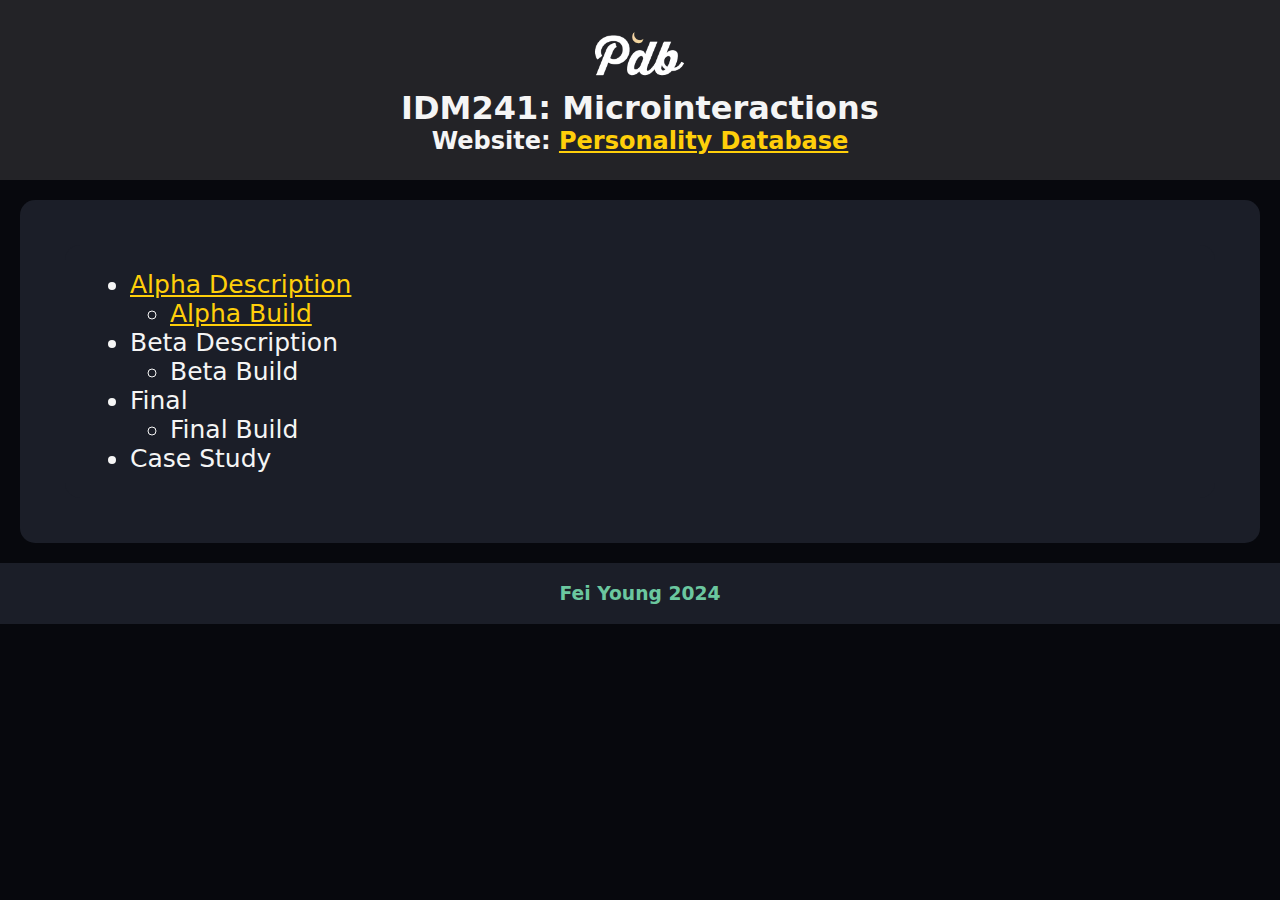
<file: index.html>
<!DOCTYPE html>
<html lang="en">
<head>
    <meta charset="UTF-8">
    <meta name="viewport" content="width=device-width, initial-scale=1.0">
    <title>IDM241</title>
    <link href="idm241/css/styles.css" rel="stylesheet" type="text/css">
</head>

<body>
    <header>
        <div class="header">
            <img src="idm241/assets/logo.png" alt="personality database logo">
            <h1>IDM241: Microinteractions</h1>
            <h2>Website: <a href="https://www.personality-database.com/en-US/profile/8817/kou-mabuchi-ao-haru-ride-mbti-personality-type" target="_blank">Personality Database</a></h2>
        </div>
    </header>

    <div class="content-box">
        <nav>
            <ul>
                <li><a href="idm241/alpha.html">Alpha Description</a></li>
                    <ul>
                        <li><a href="idm241/alpha/build.html">Alpha Build</a></li>
                    </ul>
                <li>Beta Description</li>
                    <ul>
                        <li>Beta Build</li>
                    </ul>
                <li>Final</li>
                    <ul>
                        <li>Final Build</li>
                    </ul>
                <li>Case Study</li>
            </ul>
        </nav>
    </div>

<footer>
    <h3>Fei Young 2024</h3>
</footer>
</body>

</html>
</file>
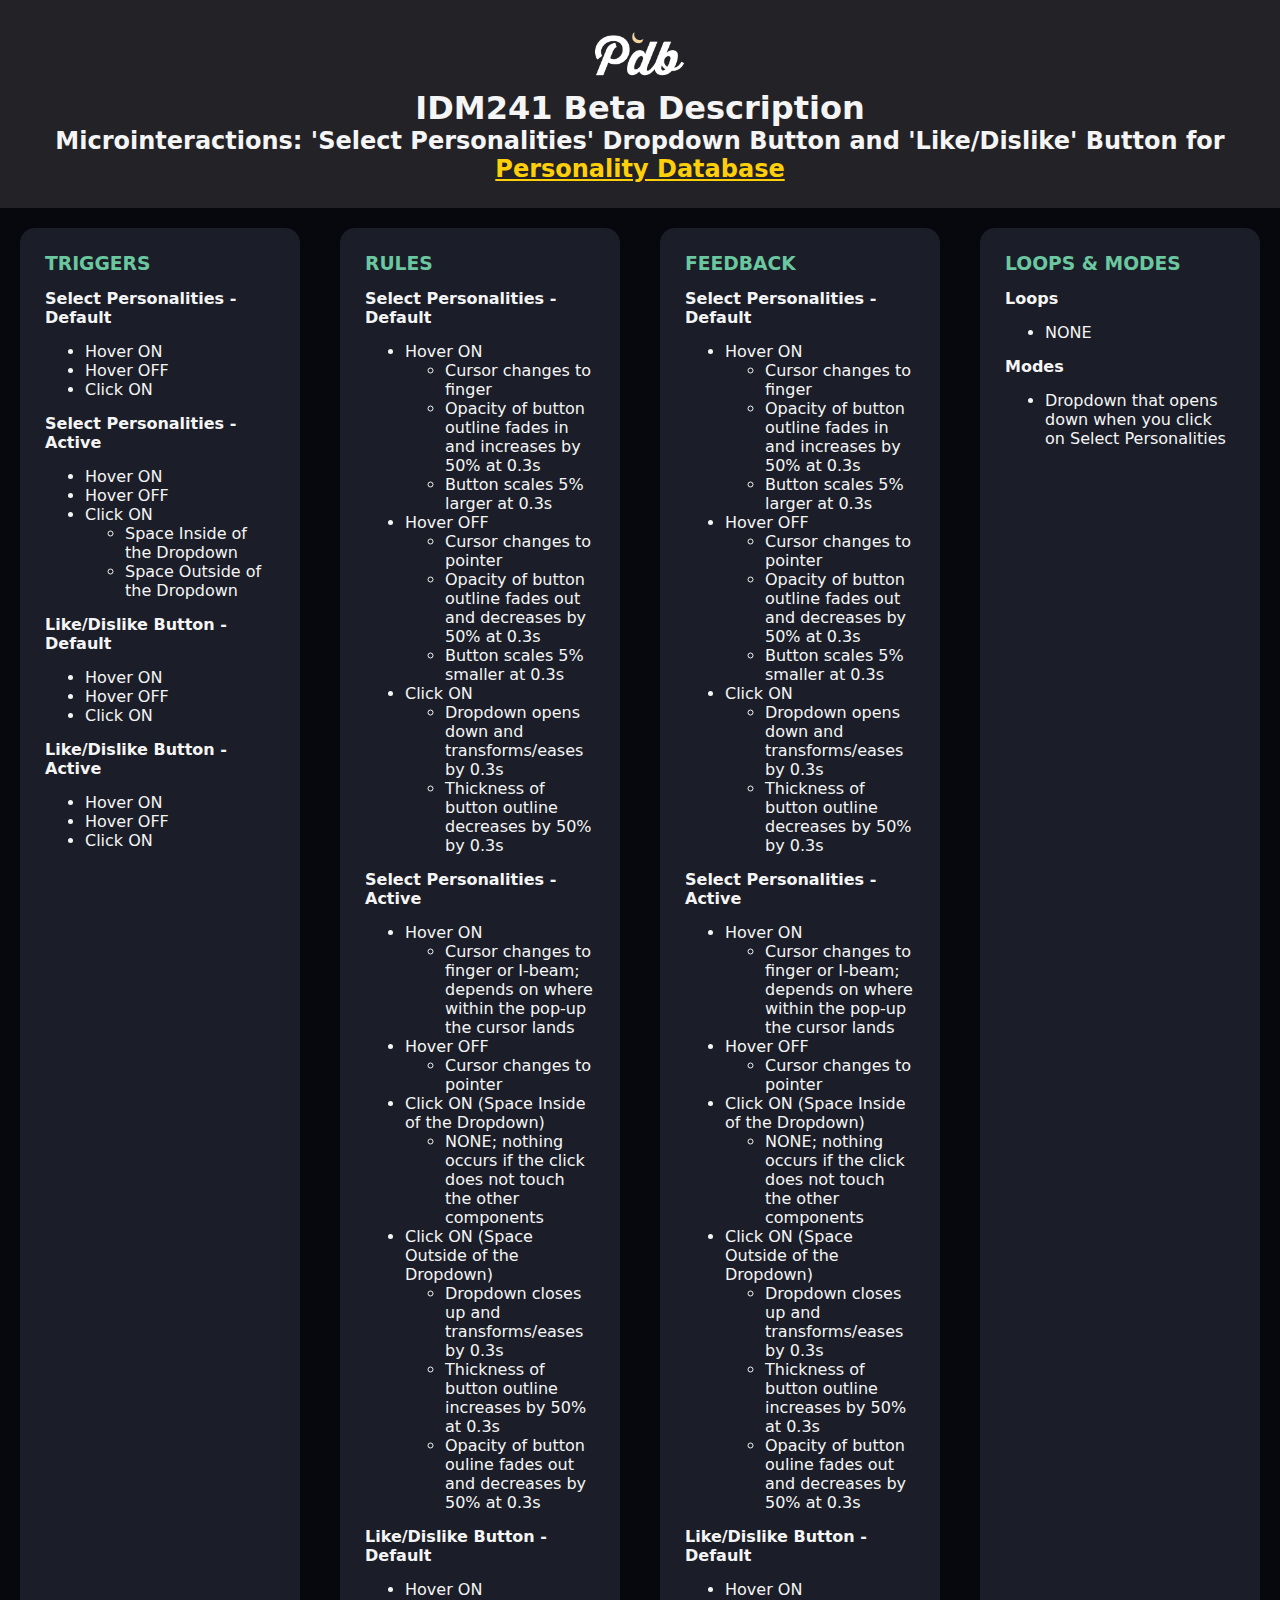
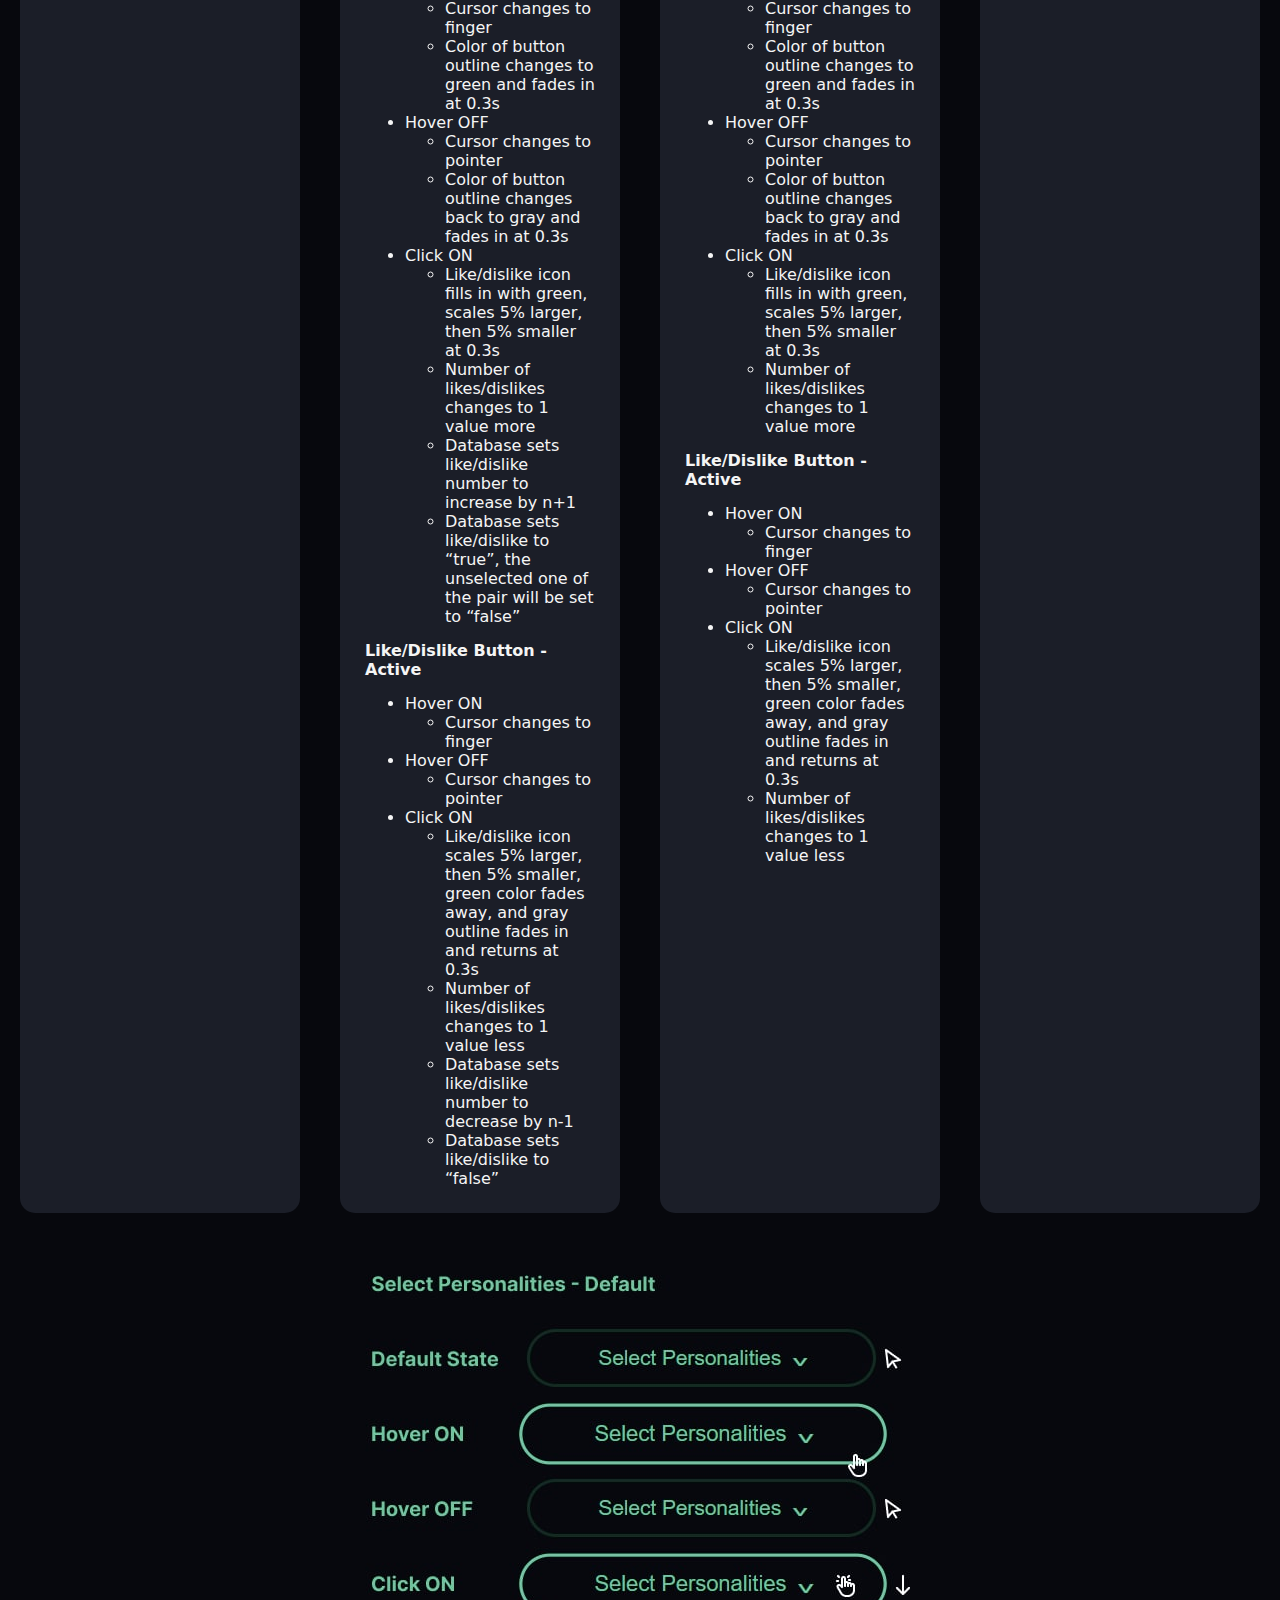
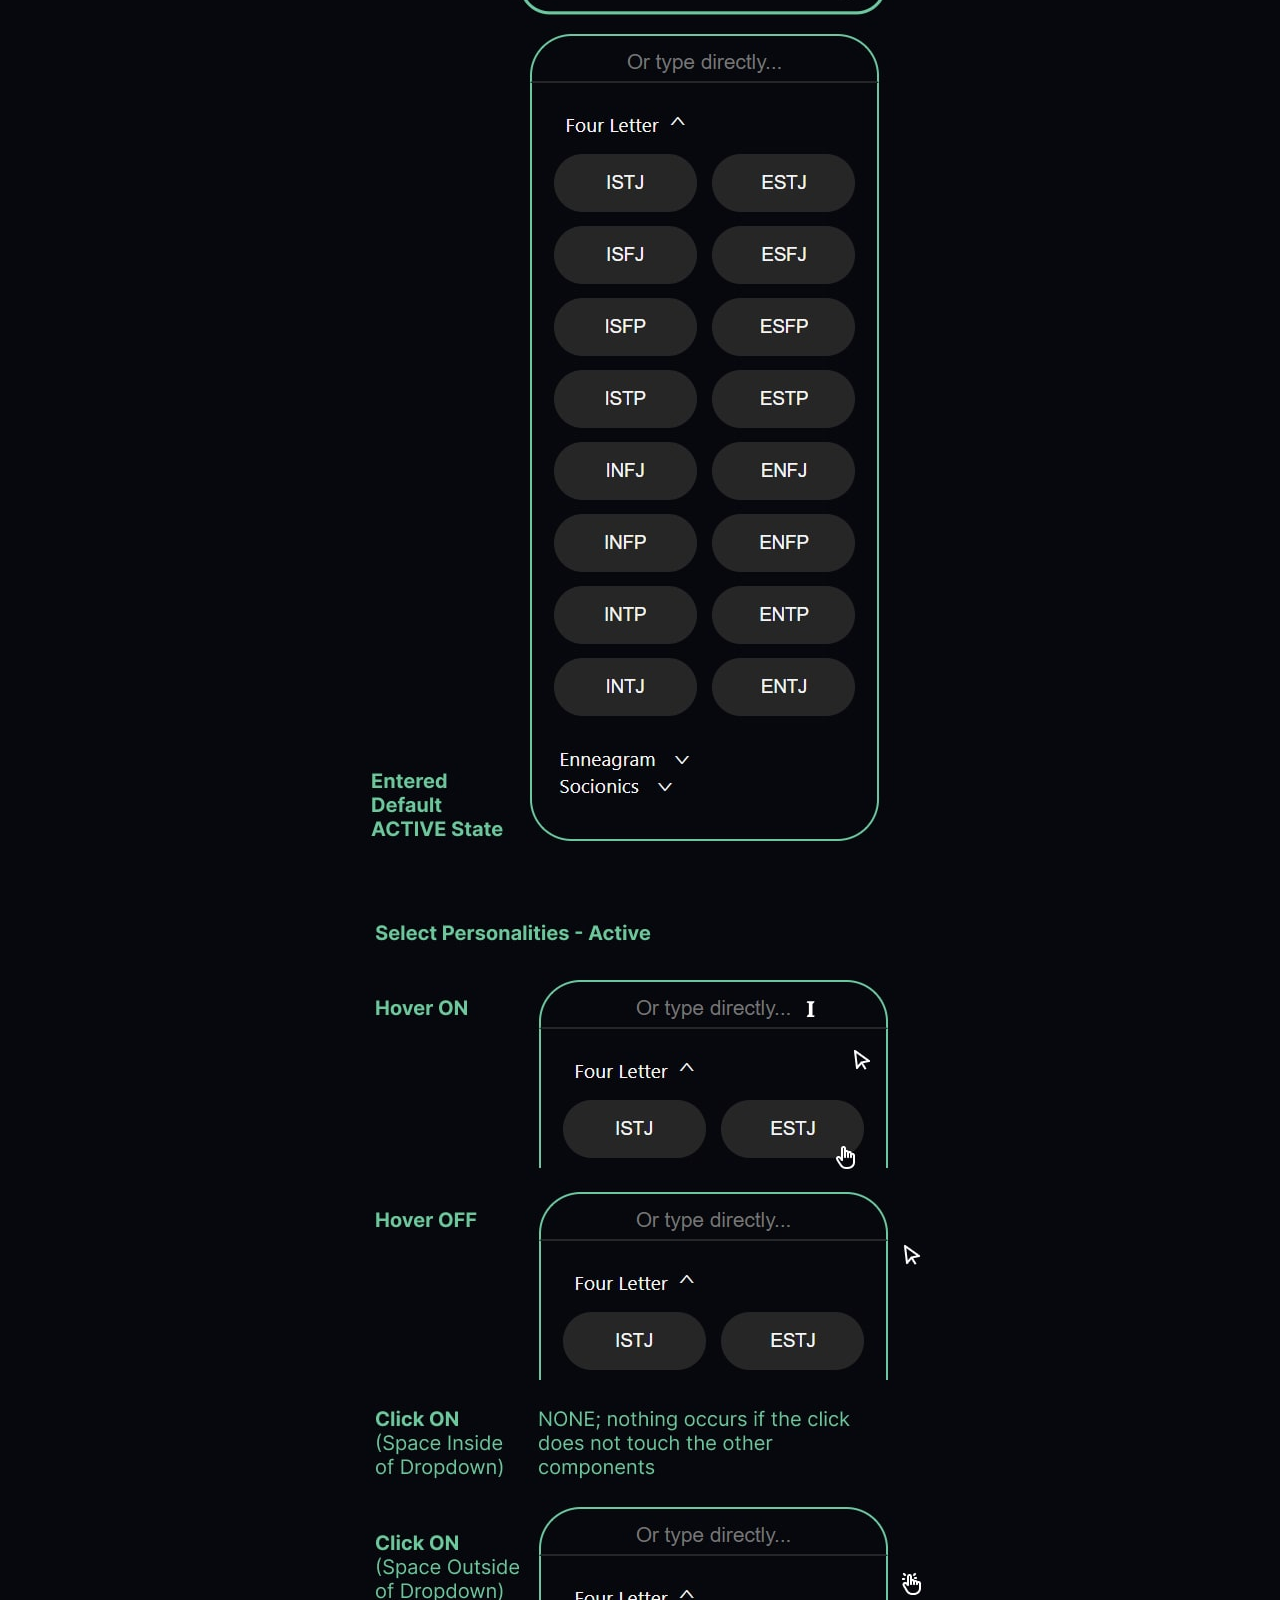
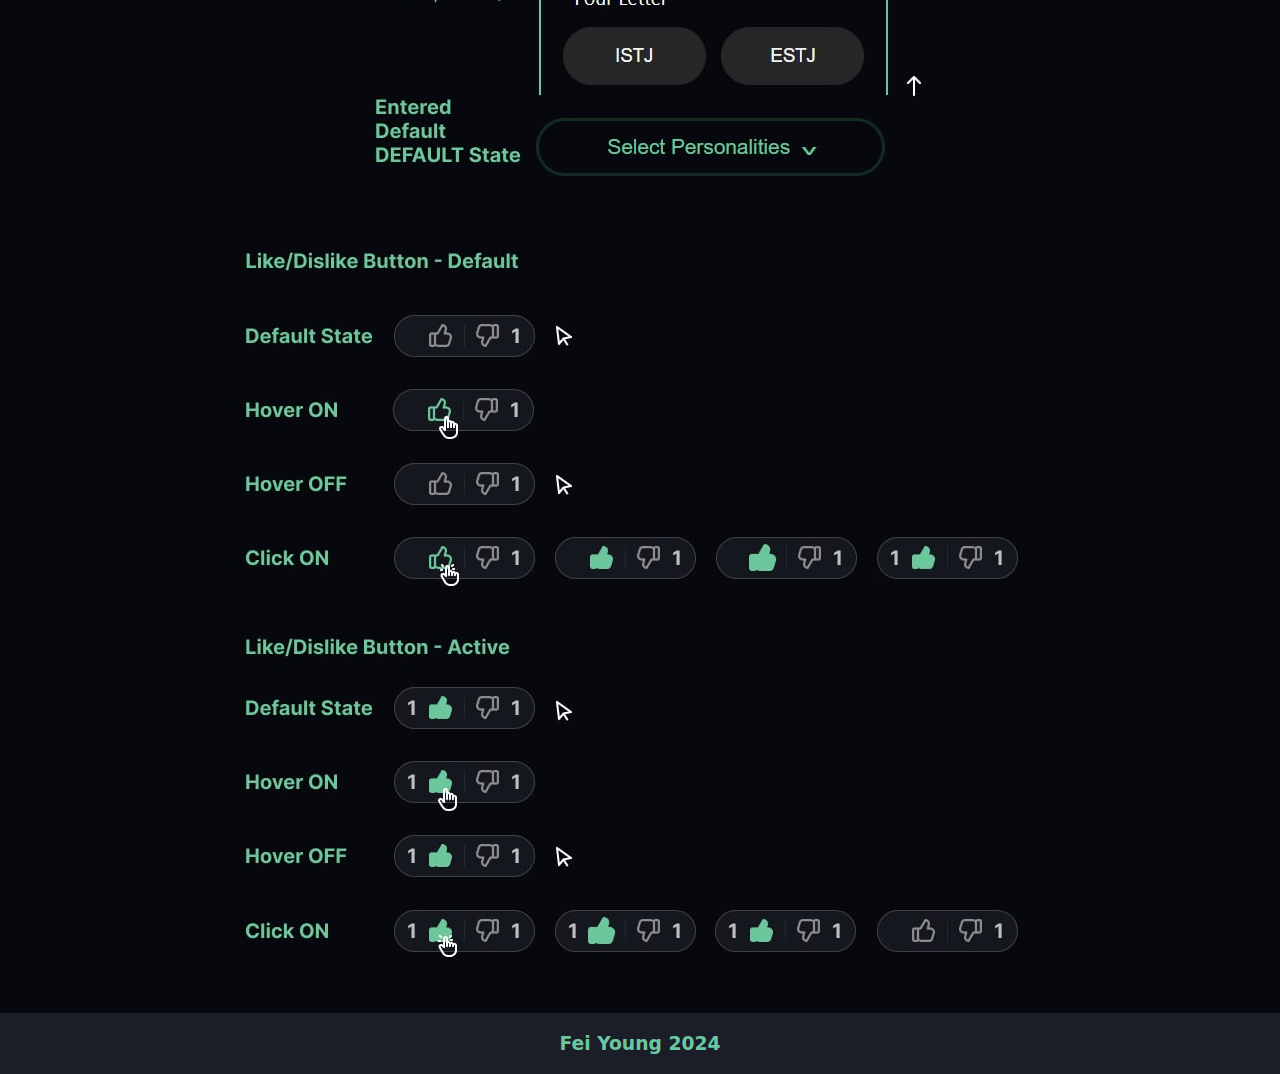
<file: idm241/beta.html>
<!DOCTYPE html>
<html lang="en">
<head>
    <meta charset="UTF-8">
    <meta name="viewport" content="width=device-width, initial-scale=1.0">
    <title>IDM241 Beta Description</title>
    <link href="css/styles.css" rel="stylesheet" type="text/css">
</head>

<body>
    <header>
        <div class="header">
            <img src="assets/logo.png" alt="personality database logo">
            <h1>IDM241 Beta Description</h1>
            <h2>Microinteractions: 'Select Personalities' Dropdown Button and 'Like/Dislike' Button for <a href="https://www.personality-database.com/en-US/profile/8817/kou-mabuchi-ao-haru-ride-mbti-personality-type" target="_blank">Personality Database</a></h2>
        </div>
    </header>

<div class="grid-container">
    <div class="content-box">
        <h3>TRIGGERS</h3>
            <p><strong>Select Personalities - Default</strong></p>
                <ul>
                    <li>Hover ON</li>
                    <li>Hover OFF</li>
                    <li>Click ON</li>
                </ul>
            <p><strong>Select Personalities - Active</strong></p>
                <ul>
                    <li>Hover ON</li>
                    <li>Hover OFF</li>
                    <li>Click ON</li>
                        <ul>
                            <li>Space Inside of the Dropdown</li>
                            <li>Space Outside of the Dropdown</li>
                        </ul>
                </ul>
            <p><strong>Like/Dislike Button - Default</strong></p>
                <ul>
                    <li>Hover ON</li>
                    <li>Hover OFF</li>
                    <li>Click ON</li>
                </ul>
            <p><strong>Like/Dislike Button - Active</strong></p>
                <ul>
                    <li>Hover ON</li>
                    <li>Hover OFF</li>
                    <li>Click ON</li>
                </ul>
    </div>

    <div class="content-box">
        <h3>RULES</h3>
            <p><strong>Select Personalities - Default</strong></p>
                <ul>
                    <li>Hover ON</li>
                        <ul>
                            <li>Cursor changes to finger</li>
                            <li>Opacity of button outline fades in and increases by 50% at 0.3s</li>
                            <li>Button scales 5% larger at 0.3s</li>
                        </ul>
                    <li>Hover OFF</li>
                        <ul>
                            <li>Cursor changes to pointer</li>
                            <li>Opacity of button outline fades out and decreases by 50% at 0.3s</li>
                            <li>Button scales 5% smaller at 0.3s</li>
                        </ul>
                    <li>Click ON</li>
                        <ul>
                            <li>Dropdown opens down and transforms/eases by 0.3s </li>
                            <li>Thickness of button outline decreases by 50% by 0.3s</li>
                        </ul>
                </ul>
            <p><strong>Select Personalities - Active</strong></p>
                <ul>
                    <li>Hover ON</li>
                        <ul>
                            <li>Cursor changes to finger or I-beam; depends on where within the pop-up the cursor lands</li>
                        </ul>
                    <li>Hover OFF</li>
                        <ul>
                            <li>Cursor changes to pointer</li>
                        </ul>
                    <li>Click ON (Space Inside of the Dropdown)</li>
                        <ul>
                            <li>NONE; nothing occurs if the click does not touch the other components</li>
                        </ul>
                    <li>Click ON (Space Outside of the Dropdown)</li>
                        <ul>
                            <li>Dropdown closes up and transforms/eases by 0.3s</li>
                            <li>Thickness of button outline increases by 50% at 0.3s</li>
                            <li>Opacity of button ouline fades out and decreases by 50% at 0.3s</li>
                        </ul>
                </ul>
            <p><strong>Like/Dislike Button - Default</strong></p>
                <ul>
                    <li>Hover ON</li>
                        <ul>
                            <li>Cursor changes to finger</li>
                            <li>Color of button outline changes to green and fades in at 0.3s</li>
                        </ul>
                    <li>Hover OFF</li>
                        <ul>
                            <li>Cursor changes to pointer</li>
                            <li>Color of button outline changes back to gray and fades in at 0.3s</li>
                        </ul>
                    <li>Click ON</li>
                        <ul>
                            <li>Like/dislike icon fills in with green, scales 5% larger, then 5% smaller at 0.3s </li>
                            <li>Number of likes/dislikes changes to 1 value more</li>
                            <li>Database sets like/dislike number to increase by n+1</li>
                            <li>Database sets like/dislike to “true”, the unselected one of the pair will be set to “false”</li>
                        </ul>
                </ul>
            <p><strong>Like/Dislike Button - Active</strong></p>
                <ul>
                    <li>Hover ON</li>
                        <ul>
                            <li>Cursor changes to finger</li>
                        </ul>
                    <li>Hover OFF</li>
                        <ul>
                            <li>Cursor changes to pointer</li>
                        </ul>
                    <li>Click ON</li>
                        <ul>
                            <li>Like/dislike icon scales 5% larger, then 5% smaller, green color fades away, and gray outline fades in and returns at 0.3s</li>
                            <li>Number of likes/dislikes changes to 1 value less</li>
                            <li>Database sets like/dislike number to decrease by n-1</li>
                            <li>Database sets like/dislike to “false”</li>
                        </ul>
                </ul>
    </div>

    <div class="content-box">
        <h3>FEEDBACK</h3>
        <p><strong>Select Personalities - Default</strong></p>
        <ul>
            <li>Hover ON</li>
                <ul>
                    <li>Cursor changes to finger</li>
                    <li>Opacity of button outline fades in and increases by 50% at 0.3s</li>
                    <li>Button scales 5% larger at 0.3s</li>
                </ul>
            <li>Hover OFF</li>
                <ul>
                    <li>Cursor changes to pointer</li>
                    <li>Opacity of button outline fades out and decreases by 50% at 0.3s</li>
                    <li>Button scales 5% smaller at 0.3s</li>
                </ul>
            <li>Click ON</li>
                <ul>
                    <li>Dropdown opens down and transforms/eases by 0.3s </li>
                    <li>Thickness of button outline decreases by 50% by 0.3s</li>
                </ul>
        </ul>
    <p><strong>Select Personalities - Active</strong></p>
        <ul>
            <li>Hover ON</li>
                <ul>
                    <li>Cursor changes to finger or I-beam; depends on where within the pop-up the cursor lands</li>
                </ul>
            <li>Hover OFF</li>
                <ul>
                    <li>Cursor changes to pointer</li>
                </ul>
            <li>Click ON (Space Inside of the Dropdown)</li>
                <ul>
                    <li>NONE; nothing occurs if the click does not touch the other components</li>
                </ul>
            <li>Click ON (Space Outside of the Dropdown)</li>
                <ul>
                    <li>Dropdown closes up and transforms/eases by 0.3s</li>
                    <li>Thickness of button outline increases by 50% at 0.3s</li>
                    <li>Opacity of button ouline fades out and decreases by 50% at 0.3s</li>
                </ul>
        </ul>
    <p><strong>Like/Dislike Button - Default</strong></p>
        <ul>
            <li>Hover ON</li>
                <ul>
                    <li>Cursor changes to finger</li>
                    <li>Color of button outline changes to green and fades in at 0.3s</li>
                </ul>
            <li>Hover OFF</li>
                <ul>
                    <li>Cursor changes to pointer</li>
                    <li>Color of button outline changes back to gray and fades in at 0.3s</li>
                </ul>
            <li>Click ON</li>
                <ul>
                    <li>Like/dislike icon fills in with green, scales 5% larger, then 5% smaller at 0.3s </li>
                    <li>Number of likes/dislikes changes to 1 value more</li>
                </ul>
        </ul>
    <p><strong>Like/Dislike Button - Active</strong></p>
        <ul>
            <li>Hover ON</li>
                <ul>
                    <li>Cursor changes to finger</li>
                </ul>
            <li>Hover OFF</li>
                <ul>
                    <li>Cursor changes to pointer</li>
                </ul>
            <li>Click ON</li>
                <ul>
                    <li>Like/dislike icon scales 5% larger, then 5% smaller, green color fades away, and gray outline fades in and returns at 0.3s</li>
                    <li>Number of likes/dislikes changes to 1 value less</li>
                </ul>
        </ul>
    </div>

    <div class="content-box">
        <h3>LOOPS &amp; MODES</h3>
            <p><strong>Loops</strong></p>
                <ul>
                    <li>NONE</li>
                </ul>
            <p><strong>Modes</strong></p>
                <ul>
                    <li>Dropdown that opens down when you click on Select Personalities</li>
                </ul>
    </div>
</div>

<div class="mockups-select">
    <div class="mock-ups">
        <img src="assets/select-default-min.jpg" alt="mockup for select personalities button">
    </div>
    
    <div class="mock-ups">
        <img src="assets/select-active-min.jpg" alt="mockup for select personalities button">
    </div>
</div>

<div class="mock-ups">
    <img src="assets/like-dislike-min.jpg" alt="mockup for like/dislike button">
</div>

<footer>
    <h3>Fei Young 2024</h3>
</footer>
</body>

</html>
</file>
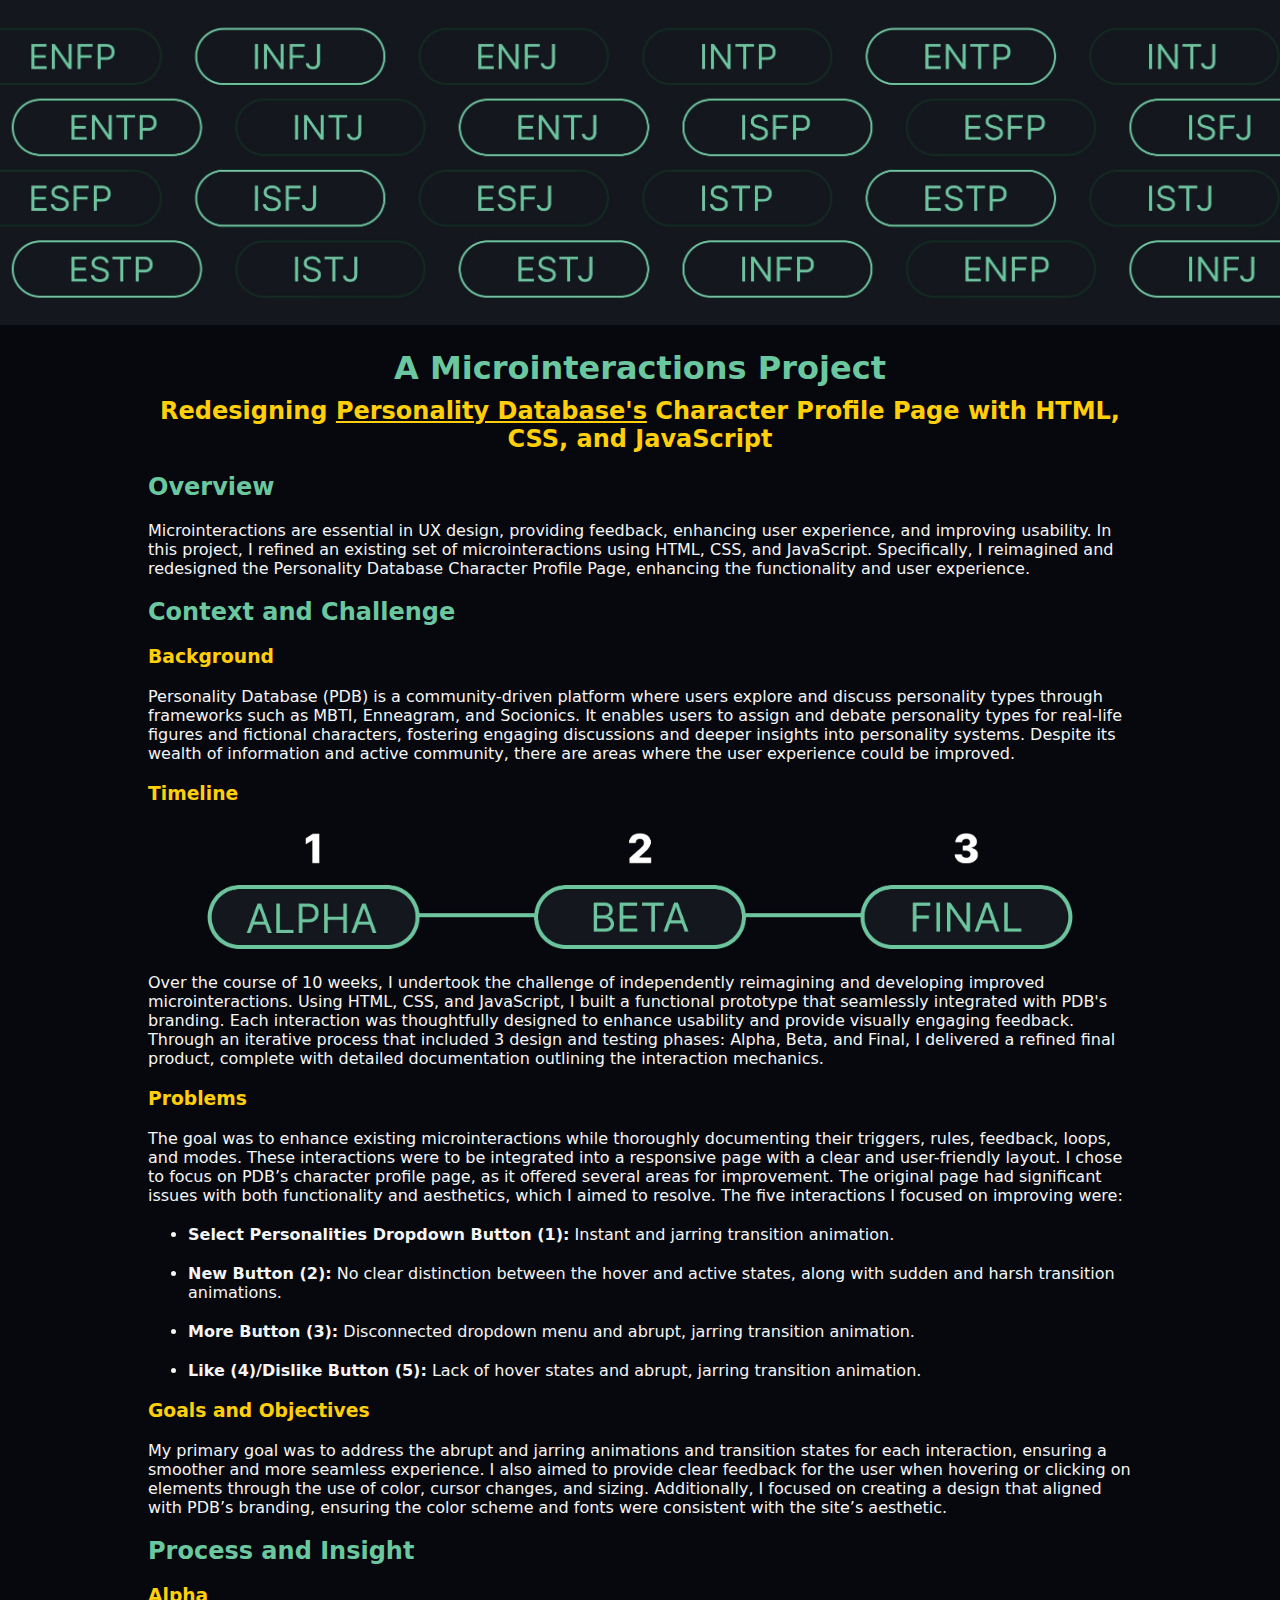
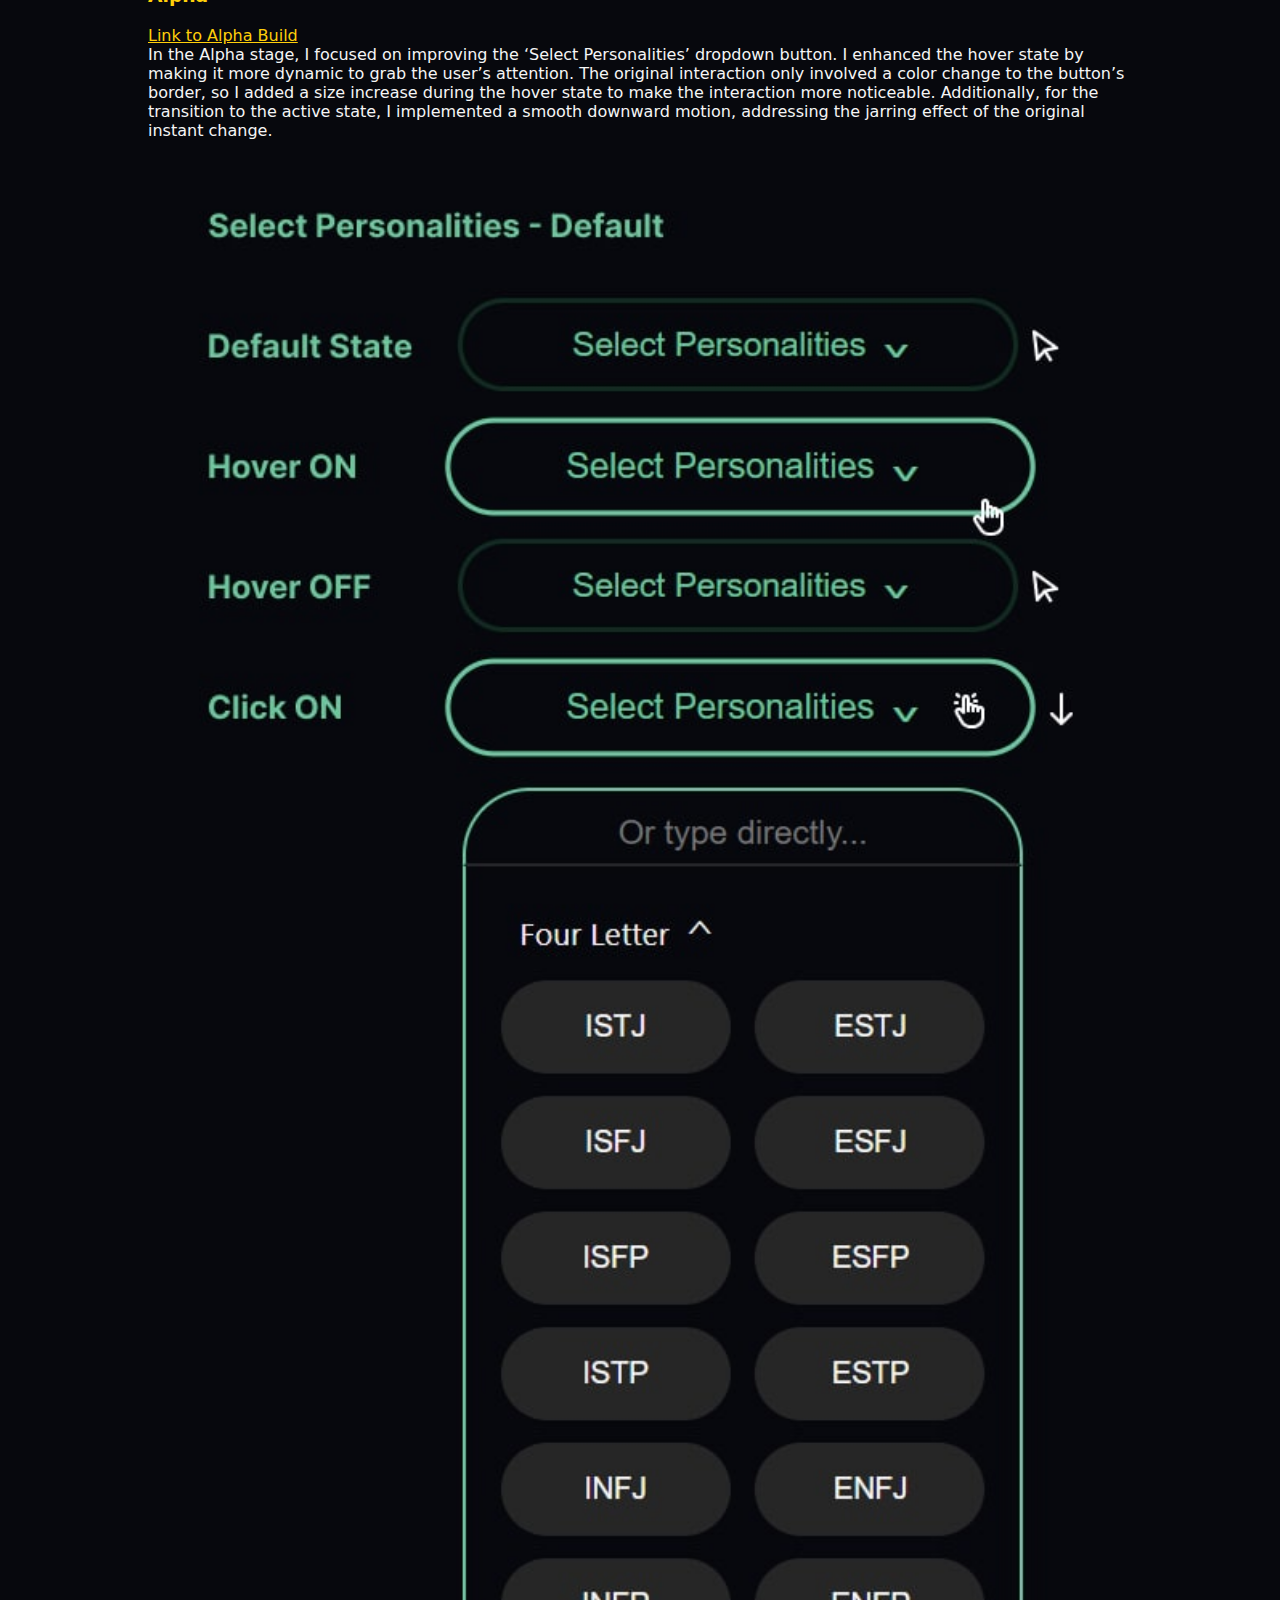
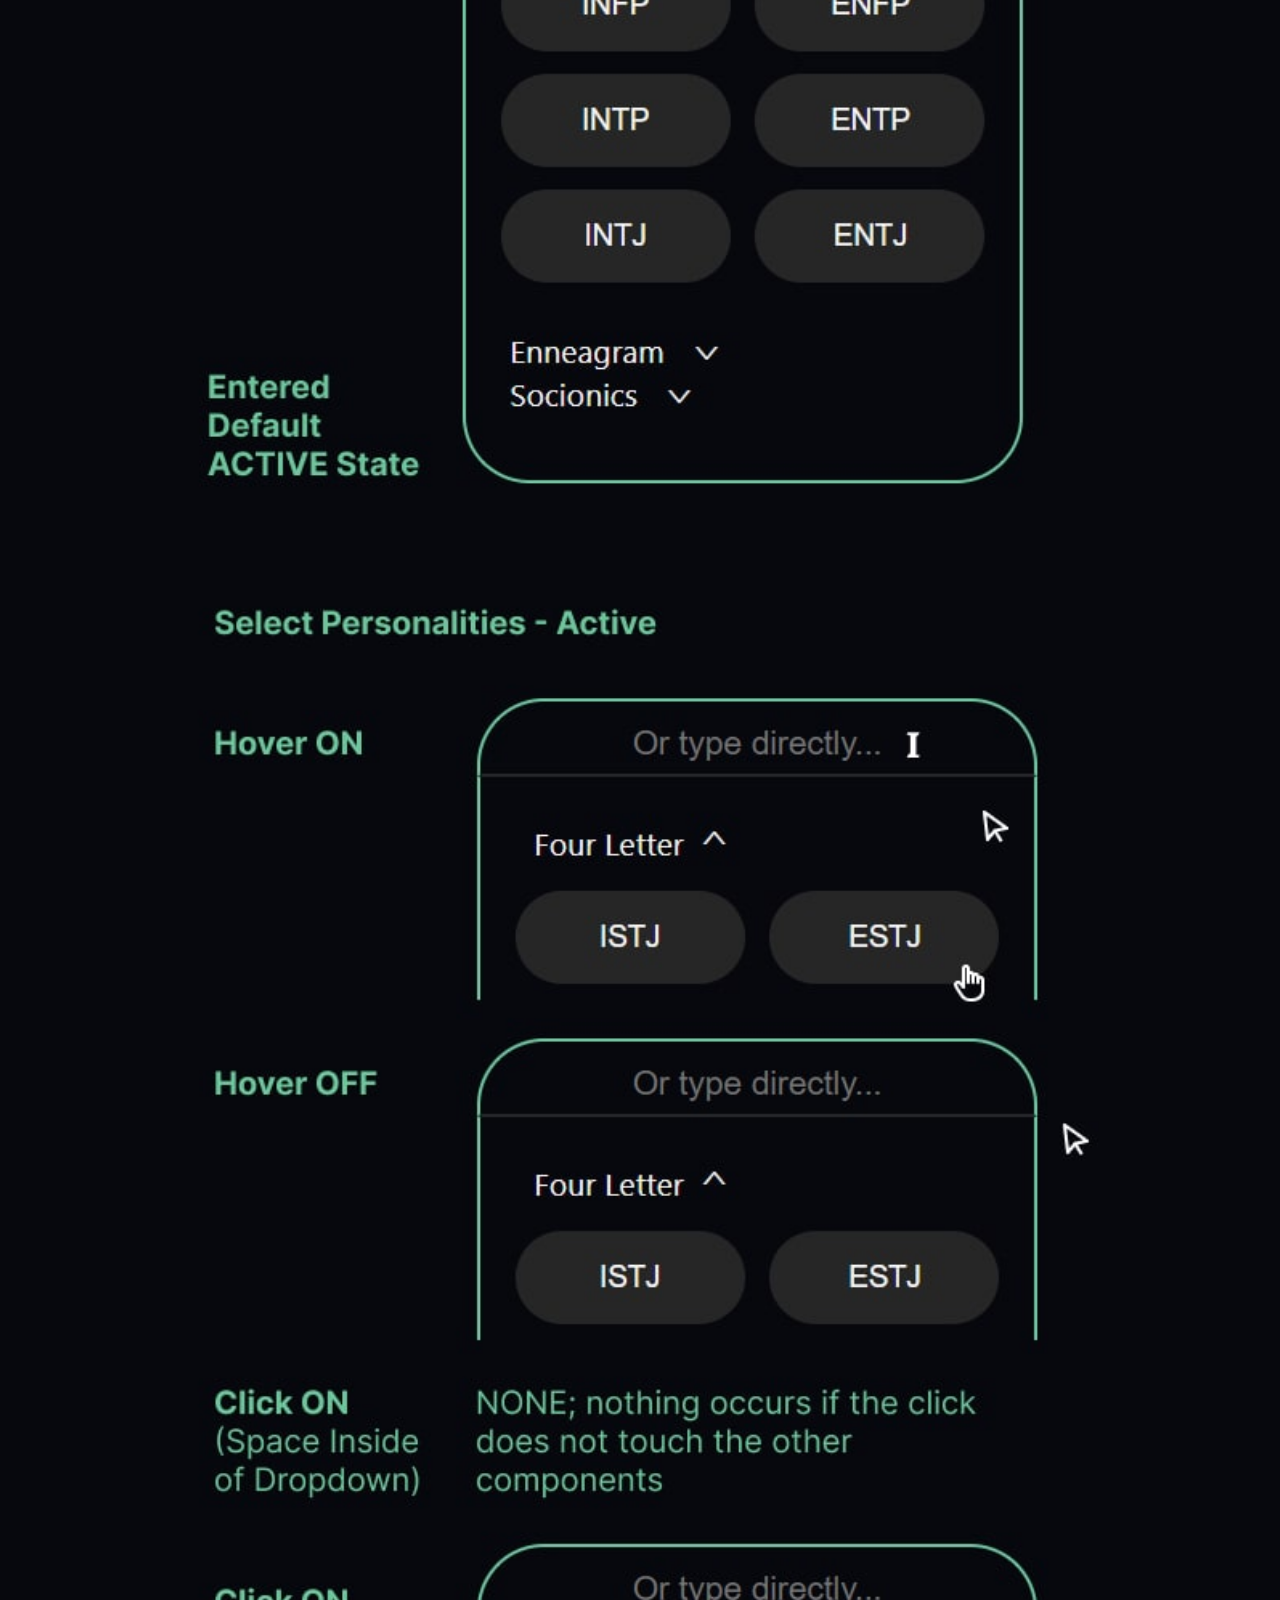
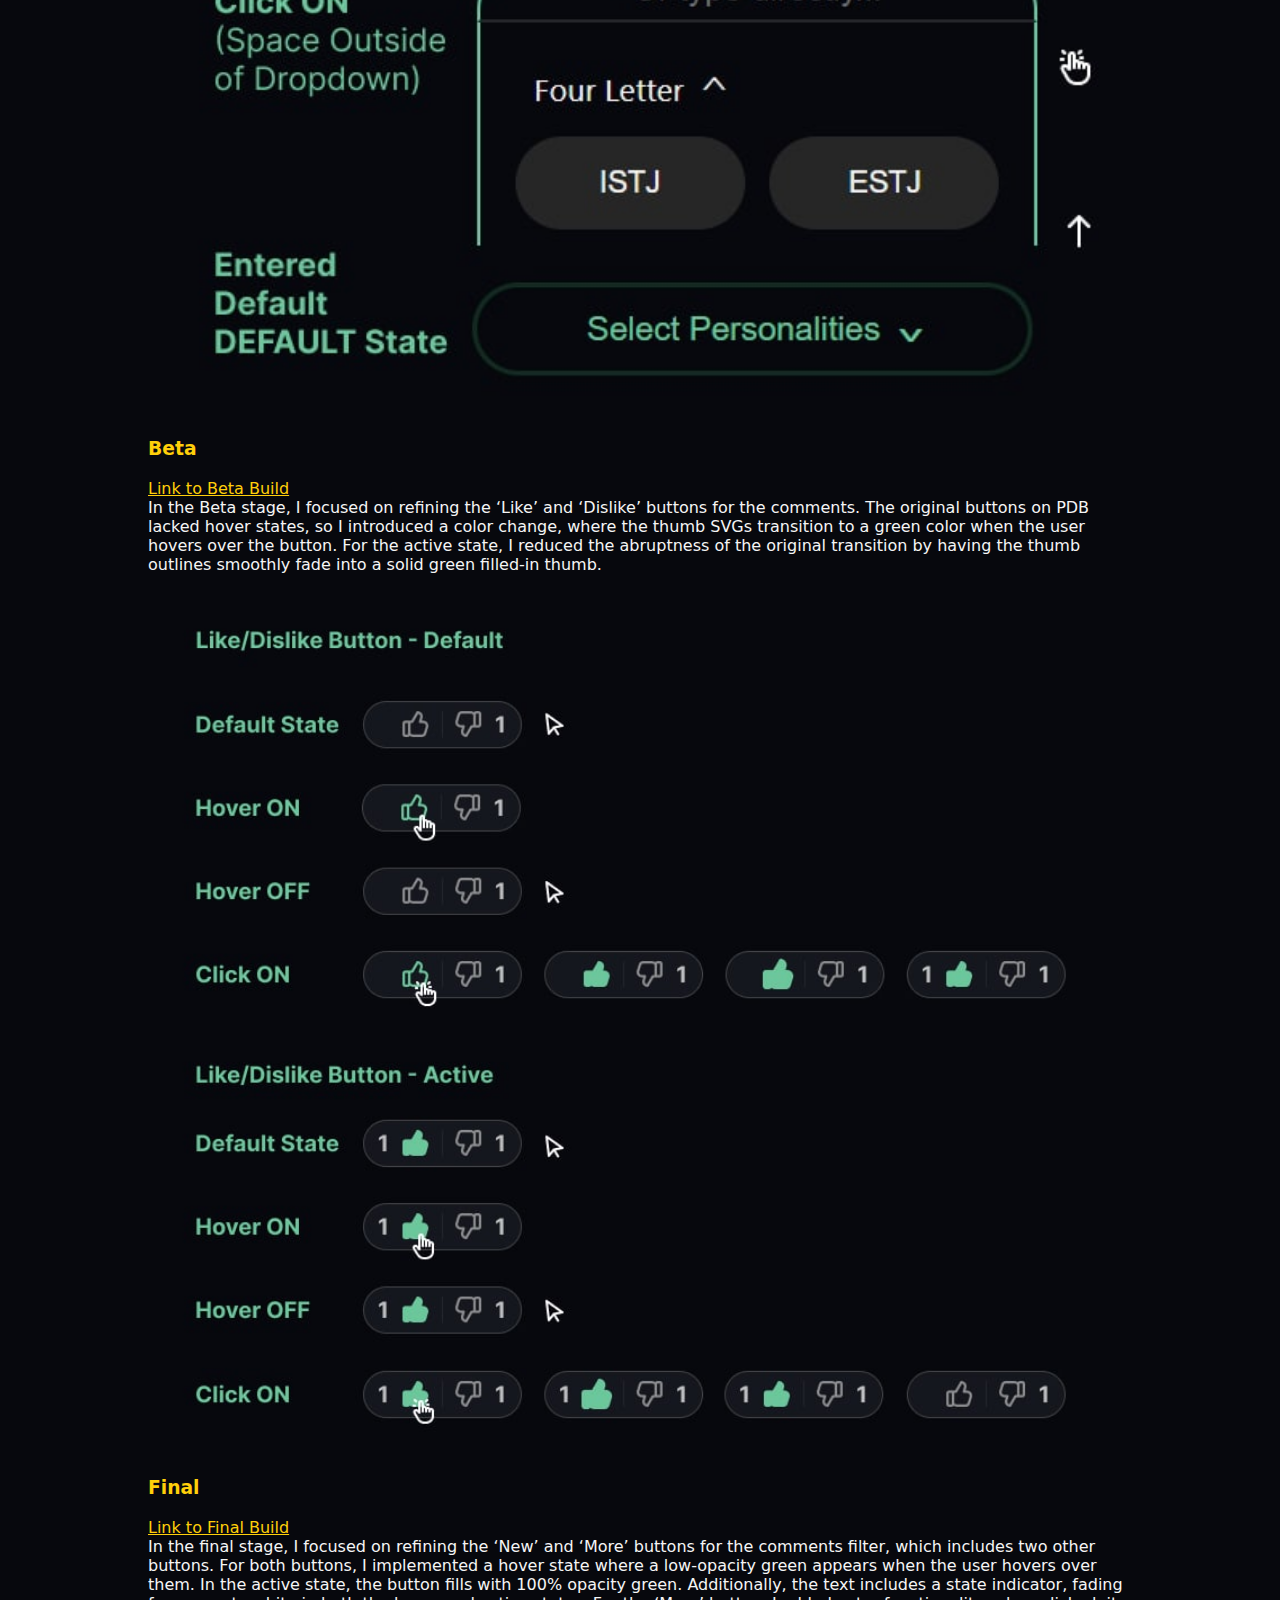
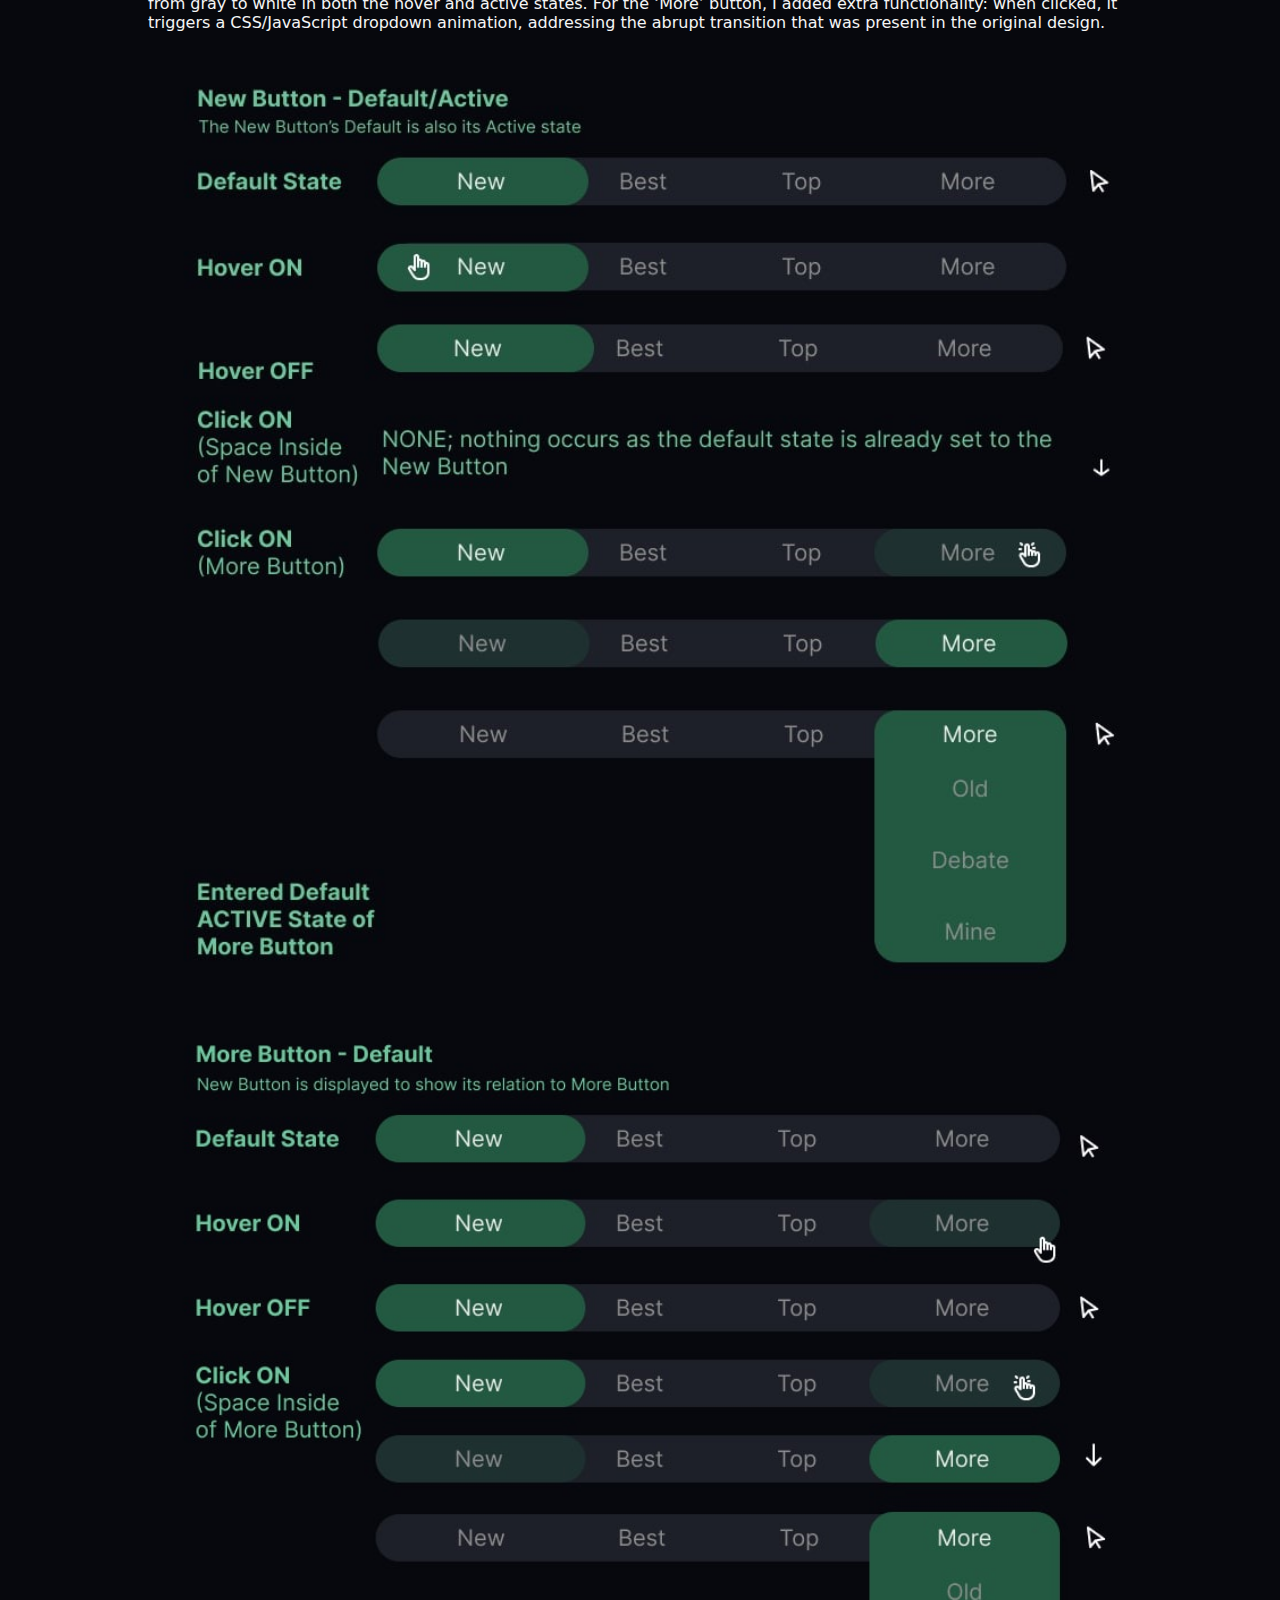
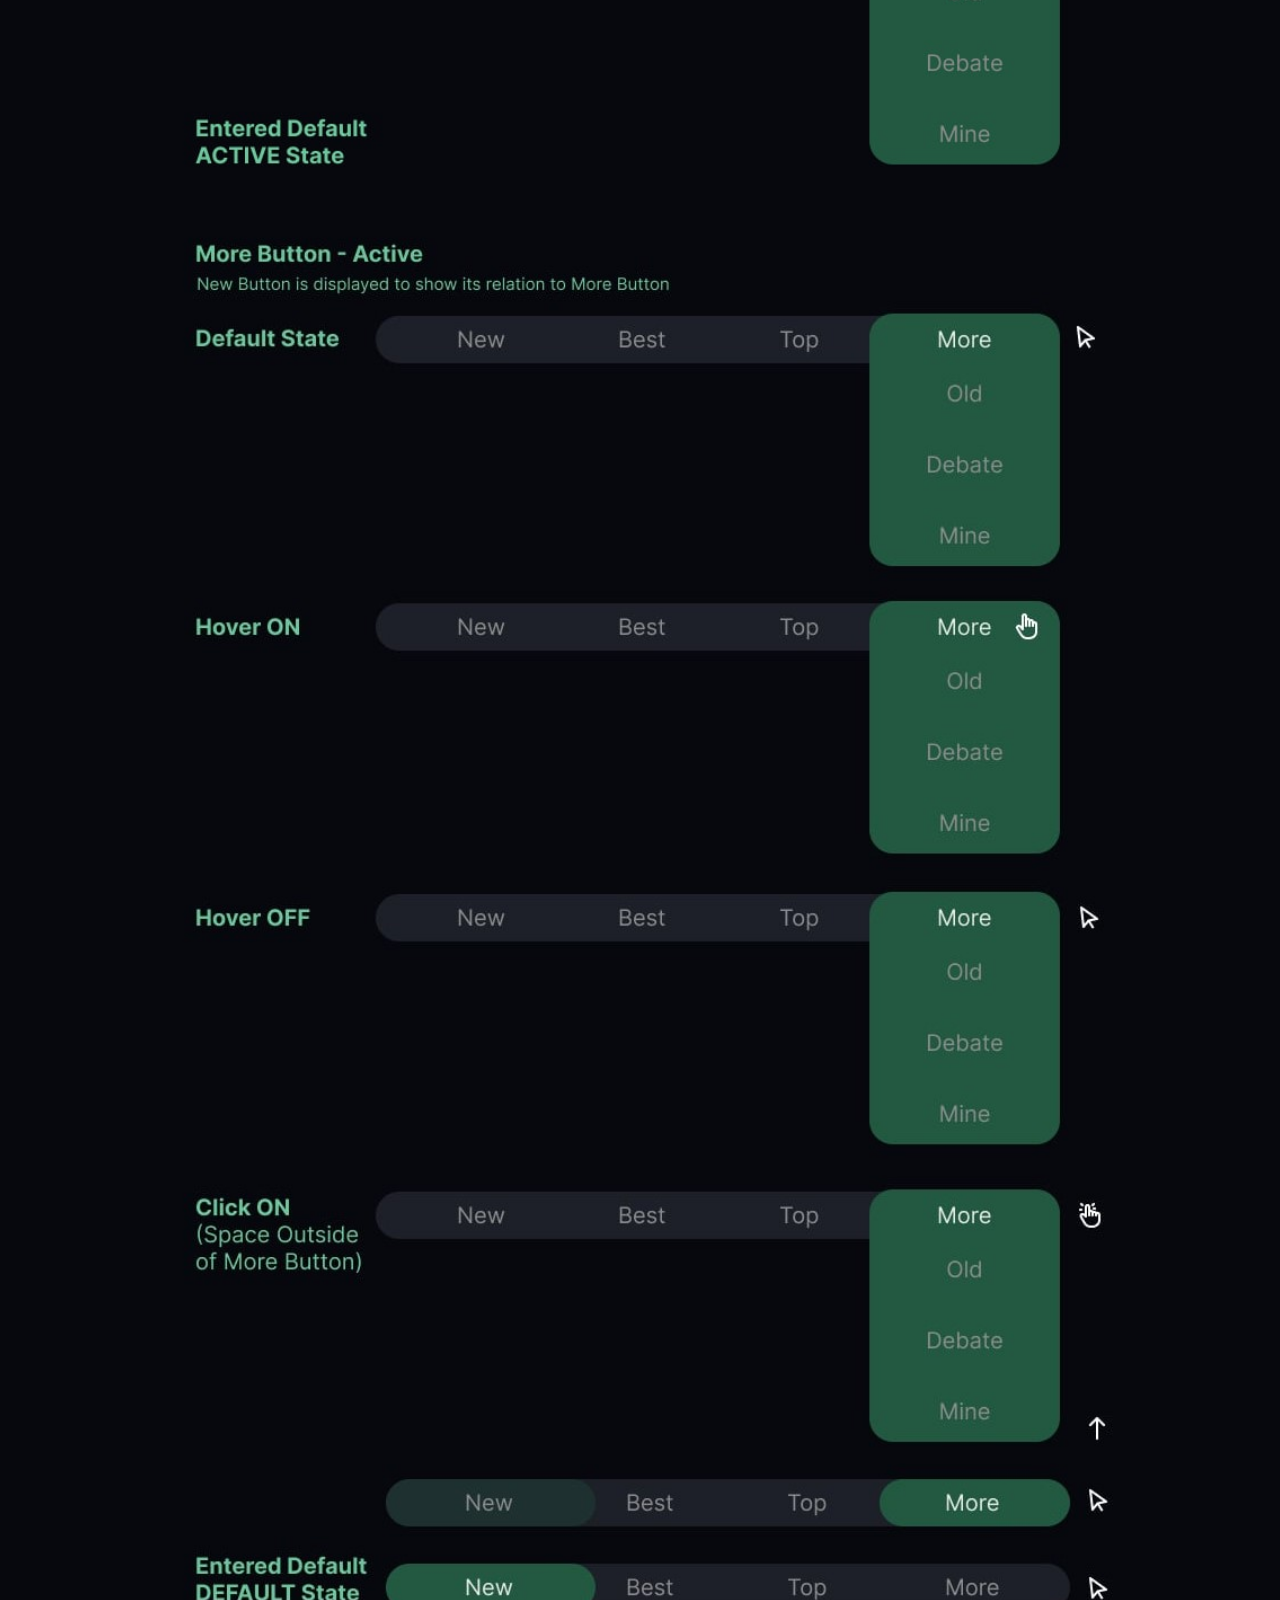
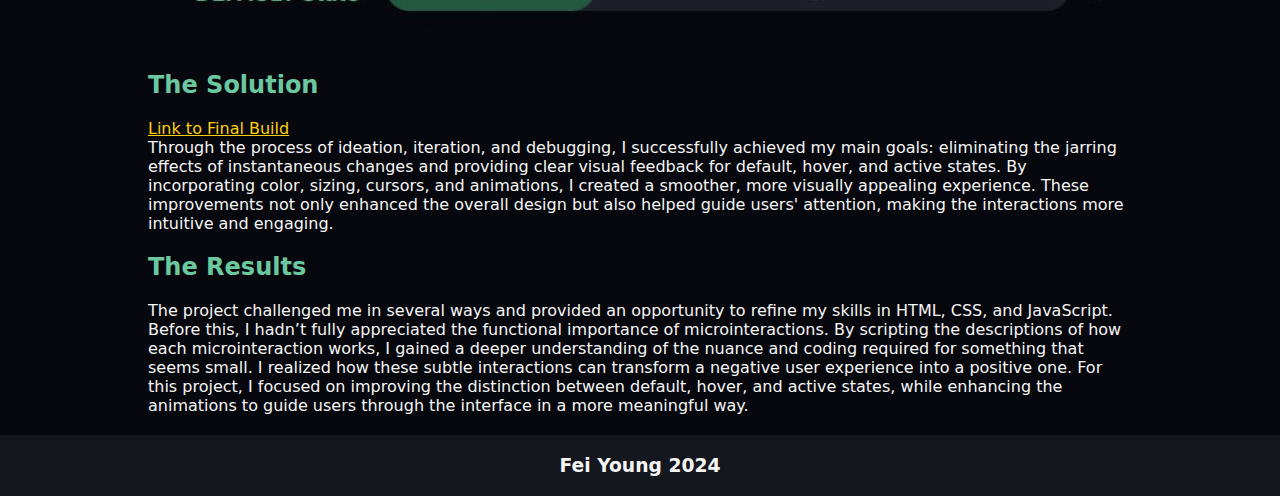
<file: idm241/casestudy.html>
<!DOCTYPE html>
<html lang="en">
<head>
    <meta charset="UTF-8">
    <meta name="viewport" content="width=device-width, initial-scale=1.0">
    <title>IDM241 Case Study</title>
    <link href="css/casestudy.css" rel="stylesheet" type="text/css">
</head>

<body>
    <div class="hero">
        <img src="assets/hero.jpg" alt="personality database hero image">
    </div>

    <div class="casestudy">
        <h1>A Microinteractions Project</h1>
        <h2>Redesigning <a href="https://www.personality-database.com/en-US/profile/8817/kou-mabuchi-ao-haru-ride-mbti-personality-type" target="_blank">Personality Database's</a> Character Profile Page with HTML, CSS, and JavaScript</h2>

        <div class="info">
            <h2>Overview</h2>
                <p>Microinteractions are essential in UX design, providing feedback, enhancing user experience, and improving usability. In this project, I refined an existing set of microinteractions using HTML, CSS, and JavaScript. Specifically, I reimagined and redesigned the Personality Database Character Profile Page, enhancing the functionality and user experience.</p>
            <h2>Context and Challenge</h2>
                <h3>Background</h3>
                    <p>Personality Database (PDB) is a community-driven platform where users explore and discuss personality types through frameworks such as MBTI, Enneagram, and Socionics. It enables users to assign and debate personality types for real-life figures and fictional characters, fostering engaging discussions and deeper insights into personality systems. Despite its wealth of information and active community, there are areas where the user experience could be improved.</p>
                <h3>Timeline</h3>
                    <img src="assets/timeline-min.jpg" alt="timeline for project">
                    <p>Over the course of 10 weeks, I undertook the challenge of independently reimagining and developing improved microinteractions. Using HTML, CSS, and JavaScript, I built a functional prototype that seamlessly integrated with PDB's branding. Each interaction was thoughtfully designed to enhance usability and provide visually engaging feedback. Through an iterative process that included 3 design and testing phases: Alpha, Beta, and Final, I delivered a refined final product, complete with detailed documentation outlining the interaction mechanics.</p>
                <h3>Problems</h3>
                    <p>The goal was to enhance existing microinteractions while thoroughly documenting their triggers, rules, feedback, loops, and modes. These interactions were to be integrated into a responsive page with a clear and user-friendly layout. I chose to focus on PDB’s character profile page, as it offered several areas for improvement. The original page had significant issues with both functionality and aesthetics, which I aimed to resolve. The five interactions I focused on improving were:</p>
                        <ul>
                            <li><strong>Select Personalities Dropdown Button  (1):</strong> Instant and jarring transition animation.</li>
                            <li><strong>New Button (2):</strong> No clear distinction between the hover and active states, along with sudden and harsh transition animations.</li>
                            <li><strong>More Button (3):</strong> Disconnected dropdown menu and abrupt, jarring transition animation.</li>
                            <li><strong>Like (4)/Dislike Button (5):</strong> Lack of hover states and abrupt, jarring transition animation.</li>
                        </ul>
                <h3>Goals and Objectives</h3>
                    <p>My primary goal was to address the abrupt and jarring animations and transition states for each interaction, ensuring a smoother and more seamless experience. I also aimed to provide clear feedback for the user when hovering or clicking on elements through the use of color, cursor changes, and sizing. Additionally, I focused on creating a design that aligned with PDB’s branding, ensuring the color scheme and fonts were consistent with the site’s aesthetic.</p>
            <h2>Process and Insight</h2>
                <h3>Alpha</h3>
                    <a href="https://feiyoungi.netlify.app/idm241/alpha/build" target="_blank">Link to Alpha Build</a>
                        <p>In the Alpha stage, I focused on improving the ‘Select Personalities’ dropdown button. I enhanced the hover state by making it more dynamic to grab the user’s attention. The original interaction only involved a color change to the button’s border, so I added a size increase during the hover state to make the interaction more noticeable. Additionally, for the transition to the active state, I implemented a smooth downward motion, addressing the jarring effect of the original instant change.</p>
                        <img src="assets/select-default-min.jpg" alt="mockup for select personalities button">
                        <img src="assets/select-active-min.jpg" alt="mockup for select personalities button">
                <h3>Beta</h3>
                    <a href="https://feiyoungi.netlify.app/idm241/beta/build" target="_blank">Link to Beta Build</a>
                        <p>In the Beta stage, I focused on refining the ‘Like’ and ‘Dislike’ buttons for the comments. The original buttons on PDB lacked hover states, so I introduced a color change, where the thumb SVGs transition to a green color when the user hovers over the button. For the active state, I reduced the abruptness of the original transition by having the thumb outlines smoothly fade into a solid green filled-in thumb.</p>
                        <img src="assets/like-dislike-min.jpg" alt="mockup for like/dislike button">
                <h3>Final</h3>
                    <a href="https://feiyoungi.netlify.app/idm241/final/build" target="_blank">Link to Final Build</a>
                        <p>In the final stage, I focused on refining the ‘New’ and ‘More’ buttons for the comments filter, which includes two other buttons. For both buttons, I implemented a hover state where a low-opacity green appears when the user hovers over them. In the active state, the button fills with 100% opacity green. Additionally, the text includes a state indicator, fading from gray to white in both the hover and active states. For the ‘More’ button, I added extra functionality: when clicked, it triggers a CSS/JavaScript dropdown animation, addressing the abrupt transition that was present in the original design.</p>
                        <img src="assets/new-min.jpg" alt="mockup for more button">
                        <img src="assets/more-default-min.jpg" alt="mockup for more button">
                        <img src="assets/more-active-min.jpg" alt="mockup for more button">
            <h2>The Solution</h2>
                <a href="https://feiyoungi.netlify.app/idm241/final/build" target="_blank">Link to Final Build</a>
                <p>Through the process of ideation, iteration, and debugging, I successfully achieved my main goals: eliminating the jarring effects of instantaneous changes and providing clear visual feedback for default, hover, and active states. By incorporating color, sizing, cursors, and animations, I created a smoother, more visually appealing experience. These improvements not only enhanced the overall design but also helped guide users' attention, making the interactions more intuitive and engaging.</p>
            <h2>The Results</h2>
                <p>The project challenged me in several ways and provided an opportunity to refine my skills in HTML, CSS, and JavaScript. Before this, I hadn’t fully appreciated the functional importance of microinteractions. By scripting the descriptions of how each microinteraction works, I gained a deeper understanding of the nuance and coding required for something that seems small. I realized how these subtle interactions can transform a negative user experience into a positive one. For this project, I focused on improving the distinction between default, hover, and active states, while enhancing the animations to guide users through the interface in a more meaningful way.</p>
                <button id="backToTopBtn" class="back-to-top">↑ Back to Top</button>
        </div>
    </div>

    <footer>
        <h3>Fei Young 2024</h3>
    </footer>
    <script src="final/scripts.js"></script>
</body>

</html>
</file>
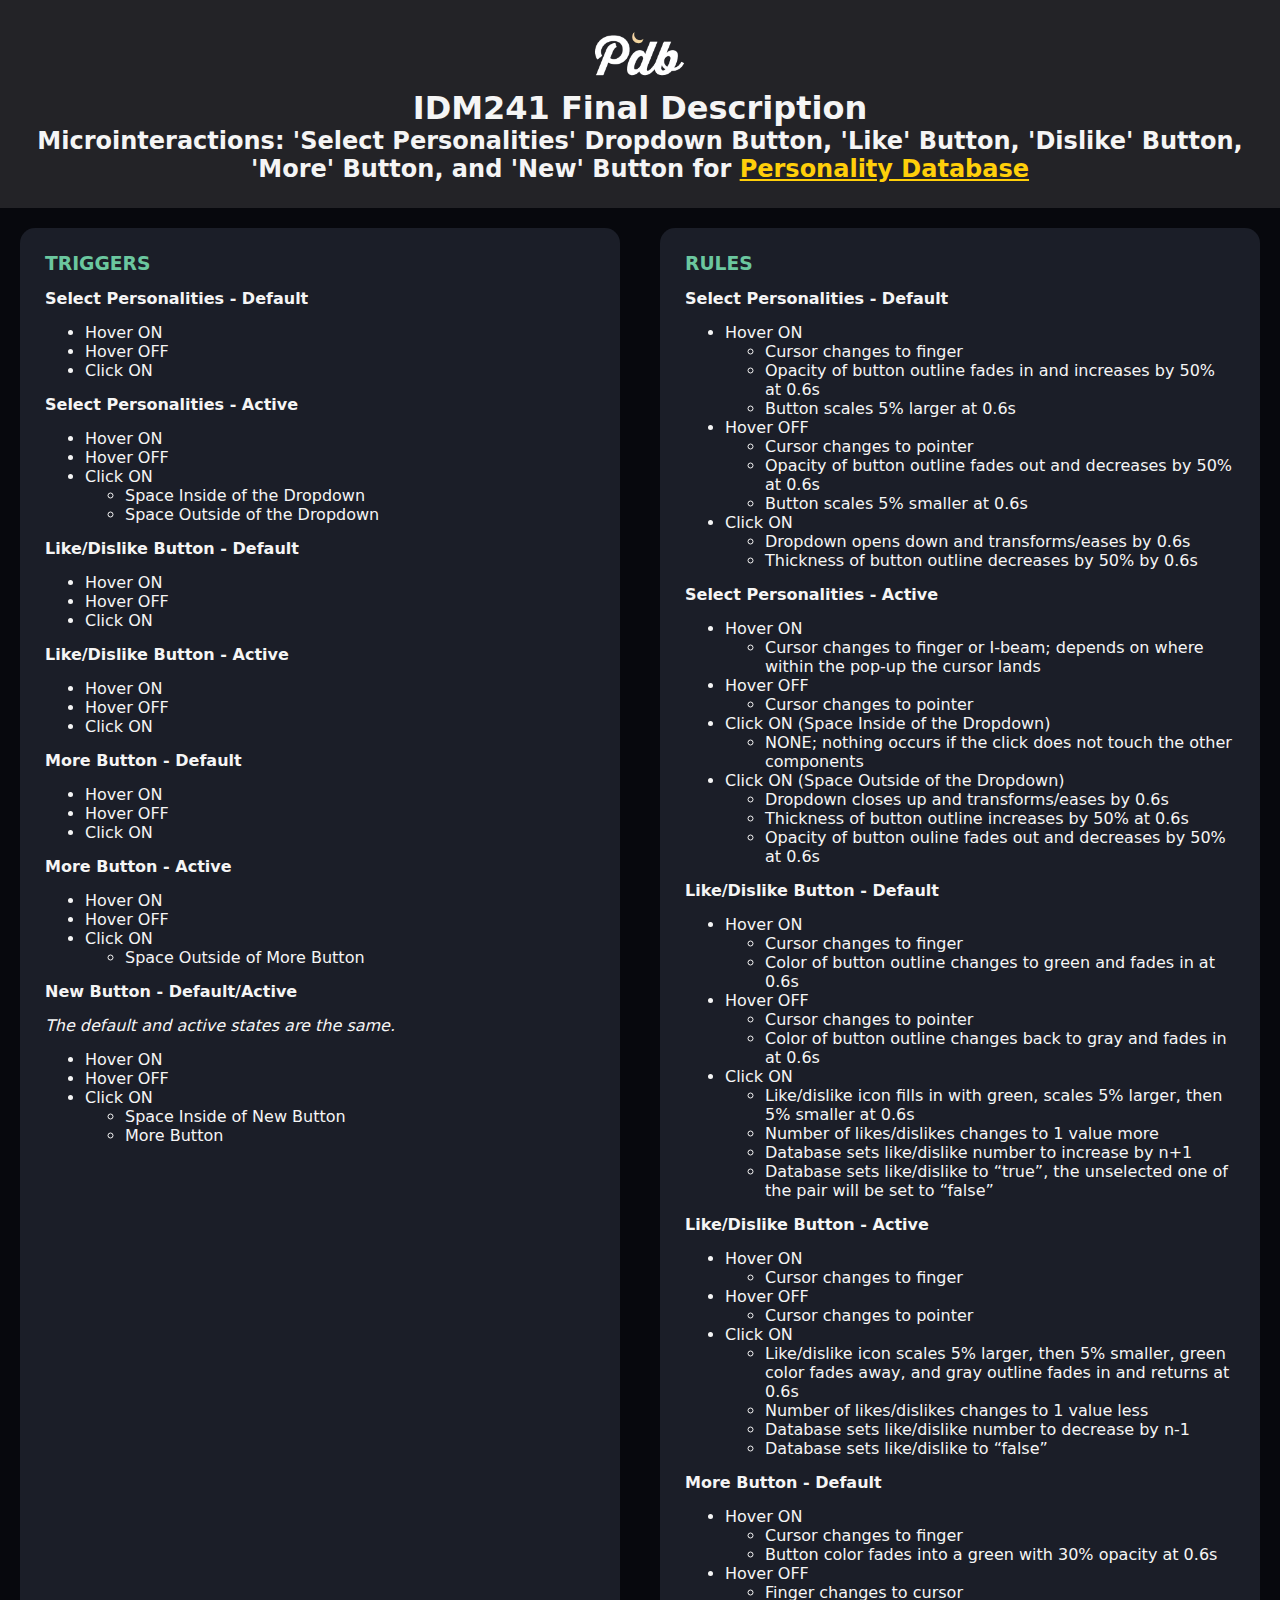
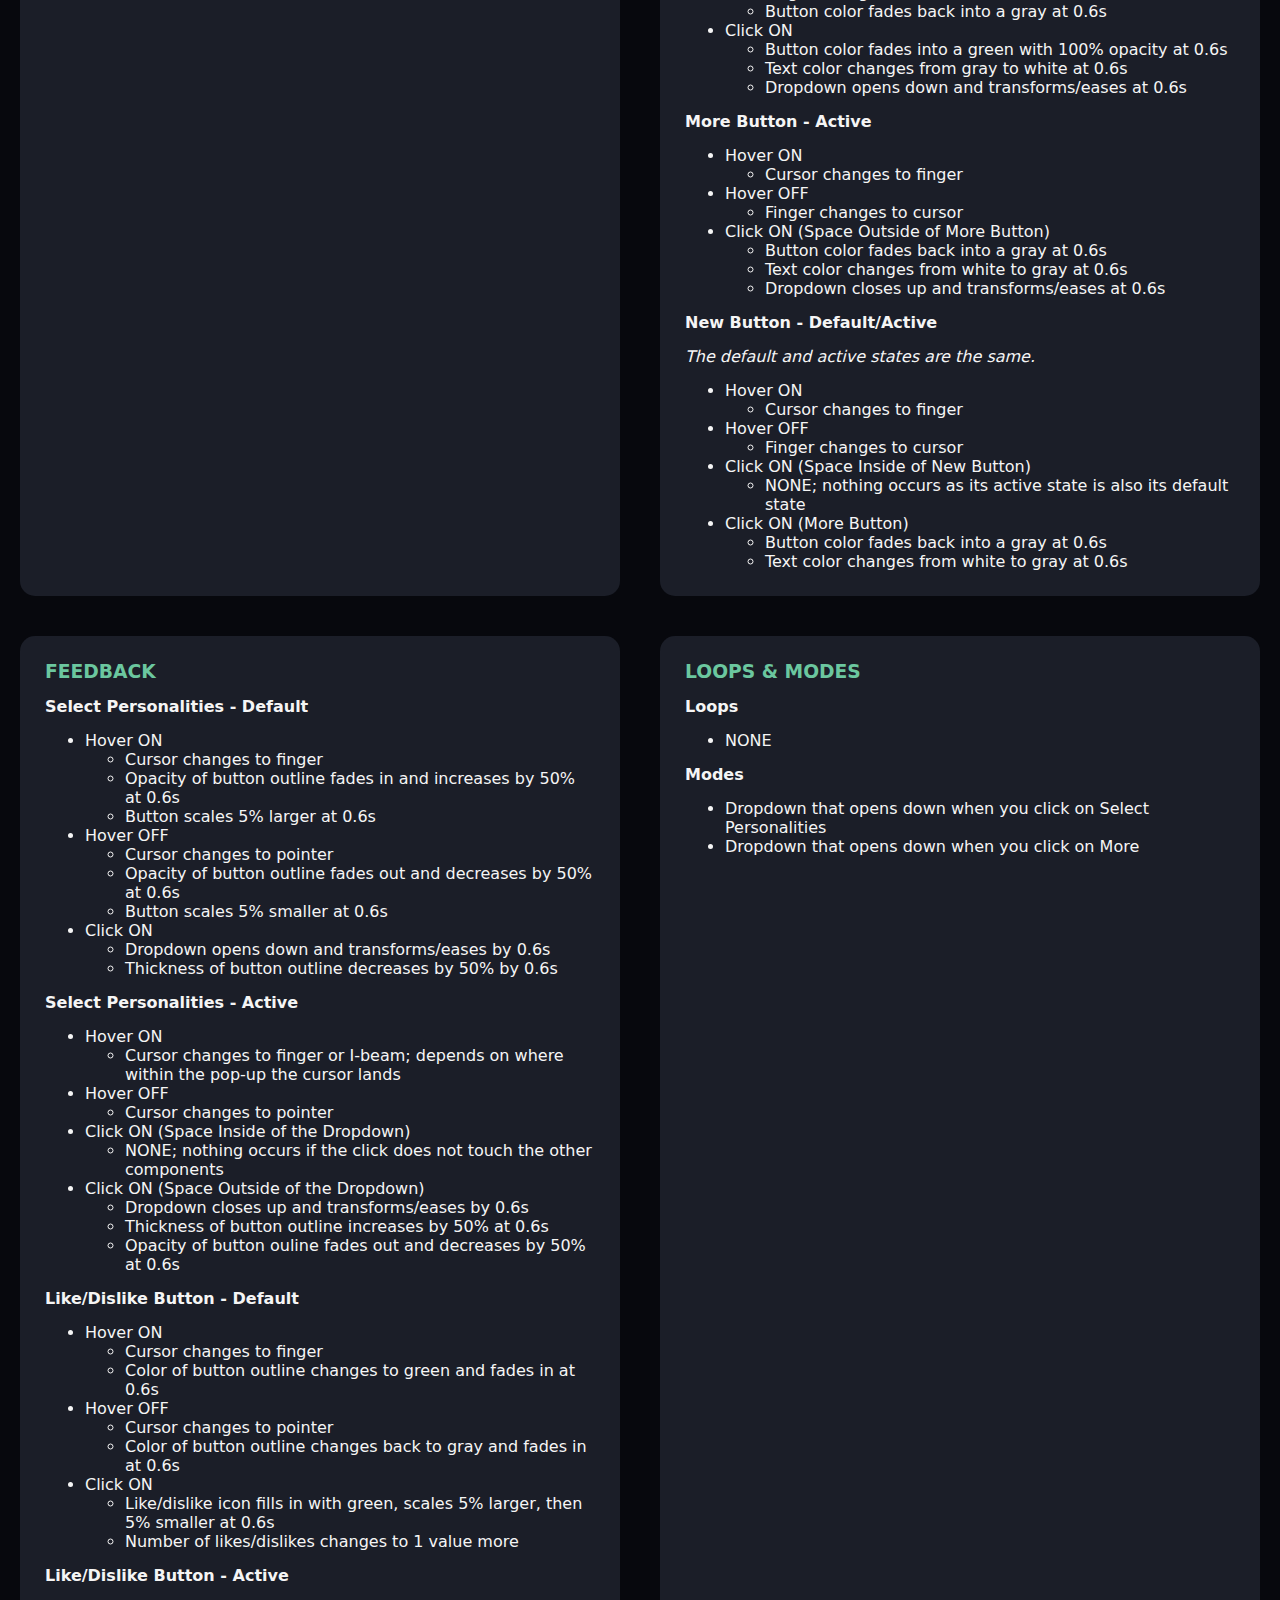
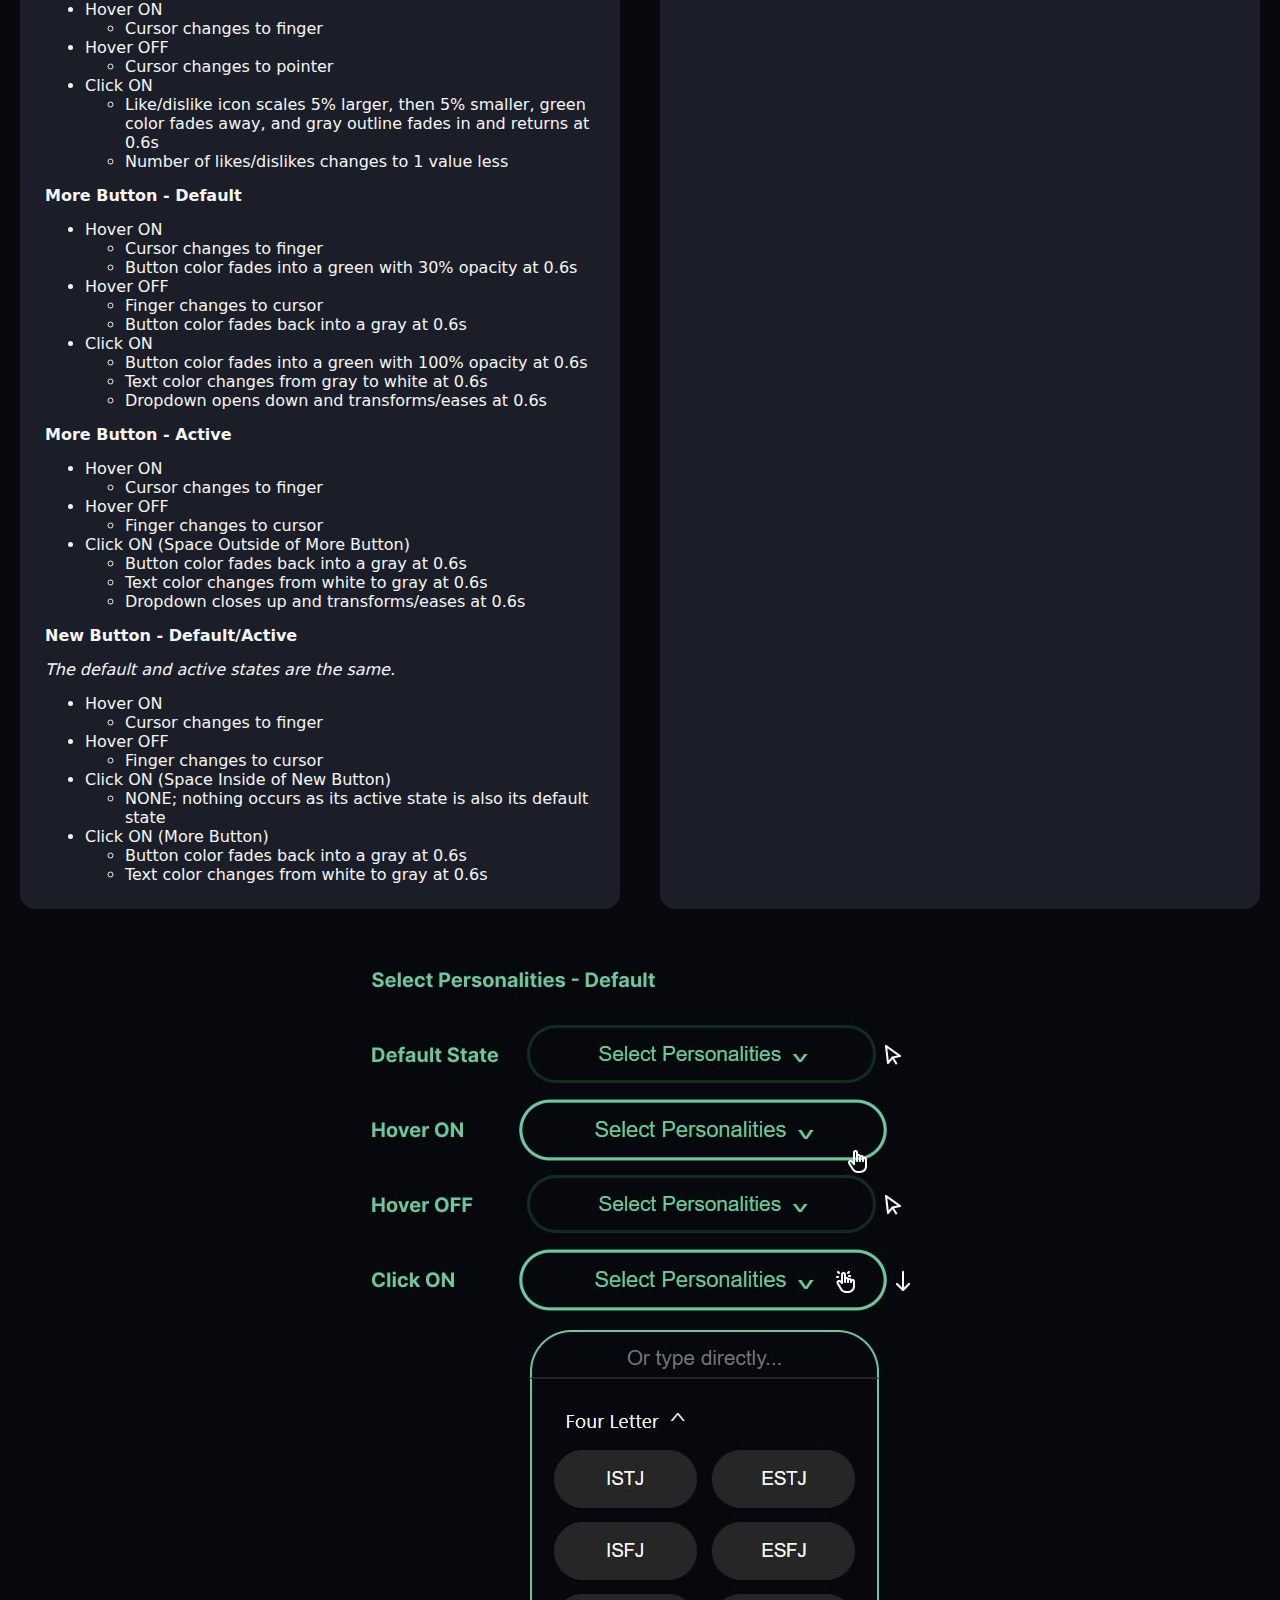
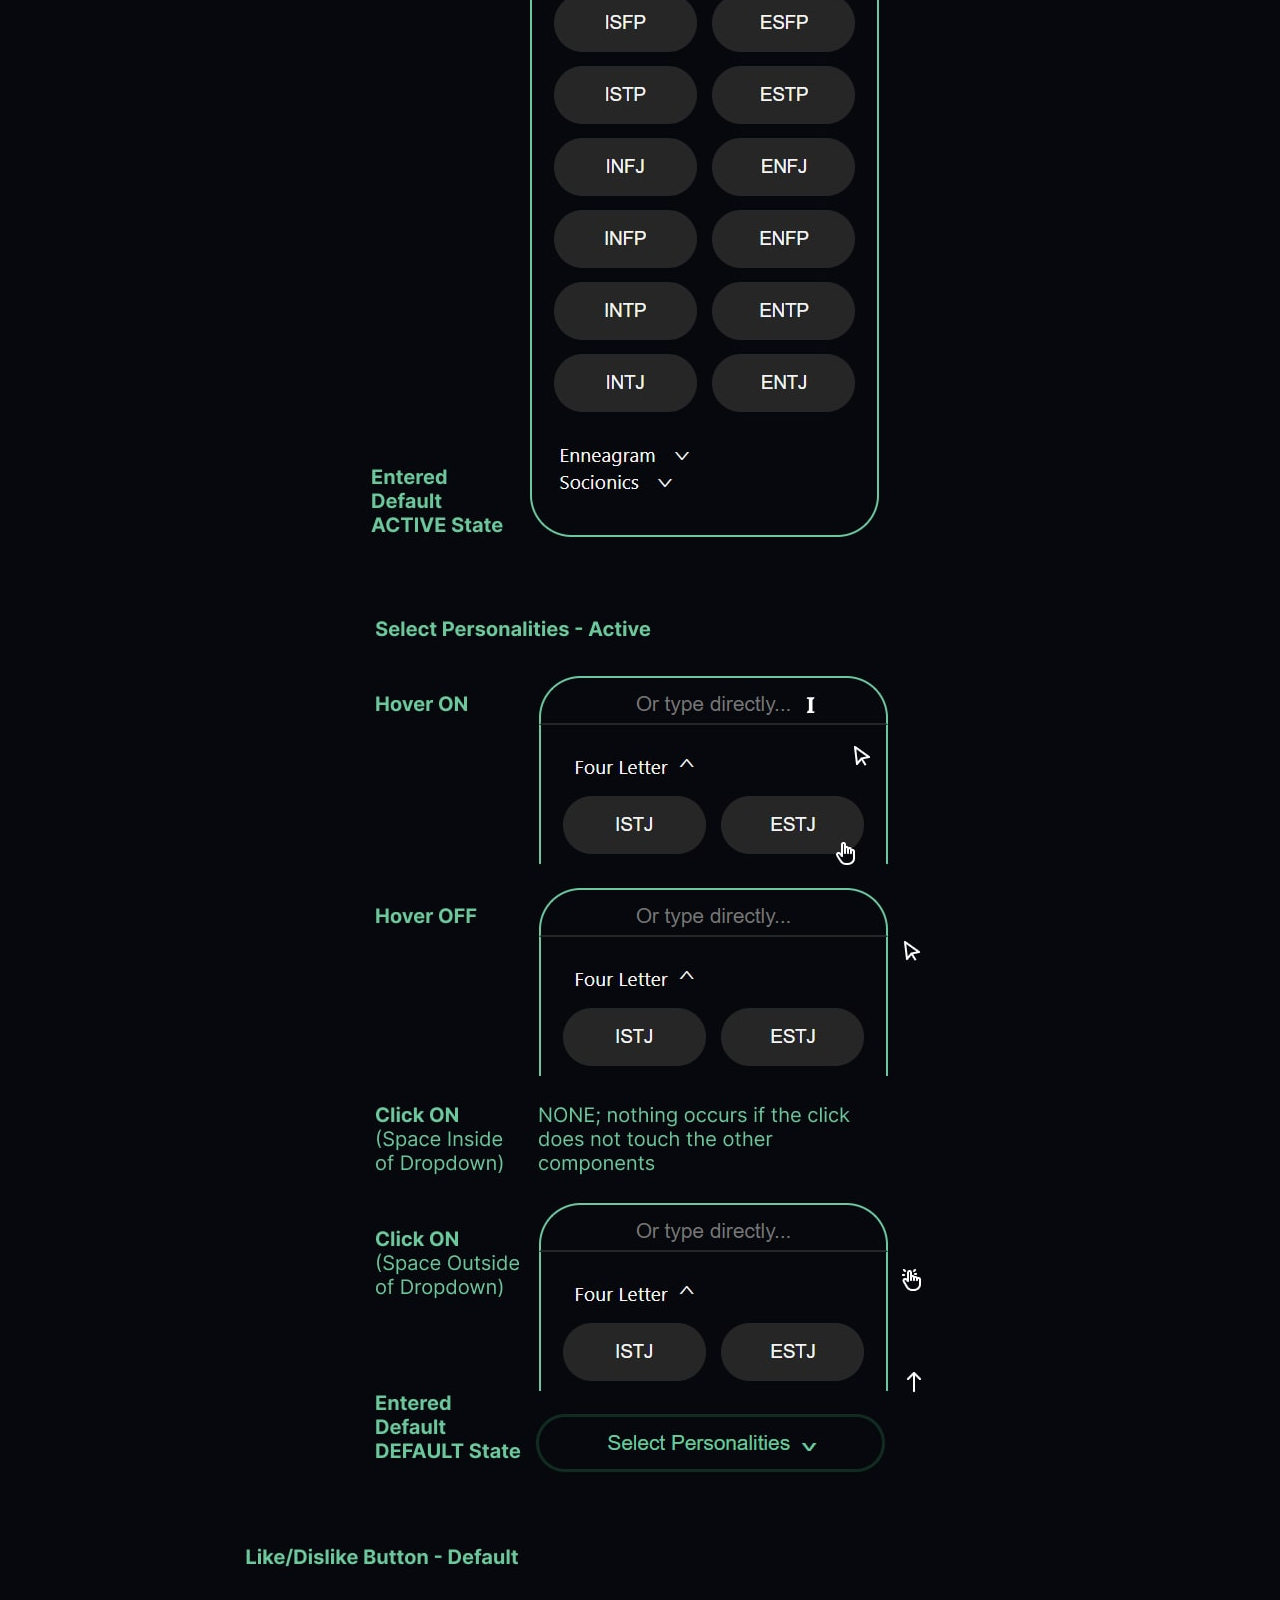
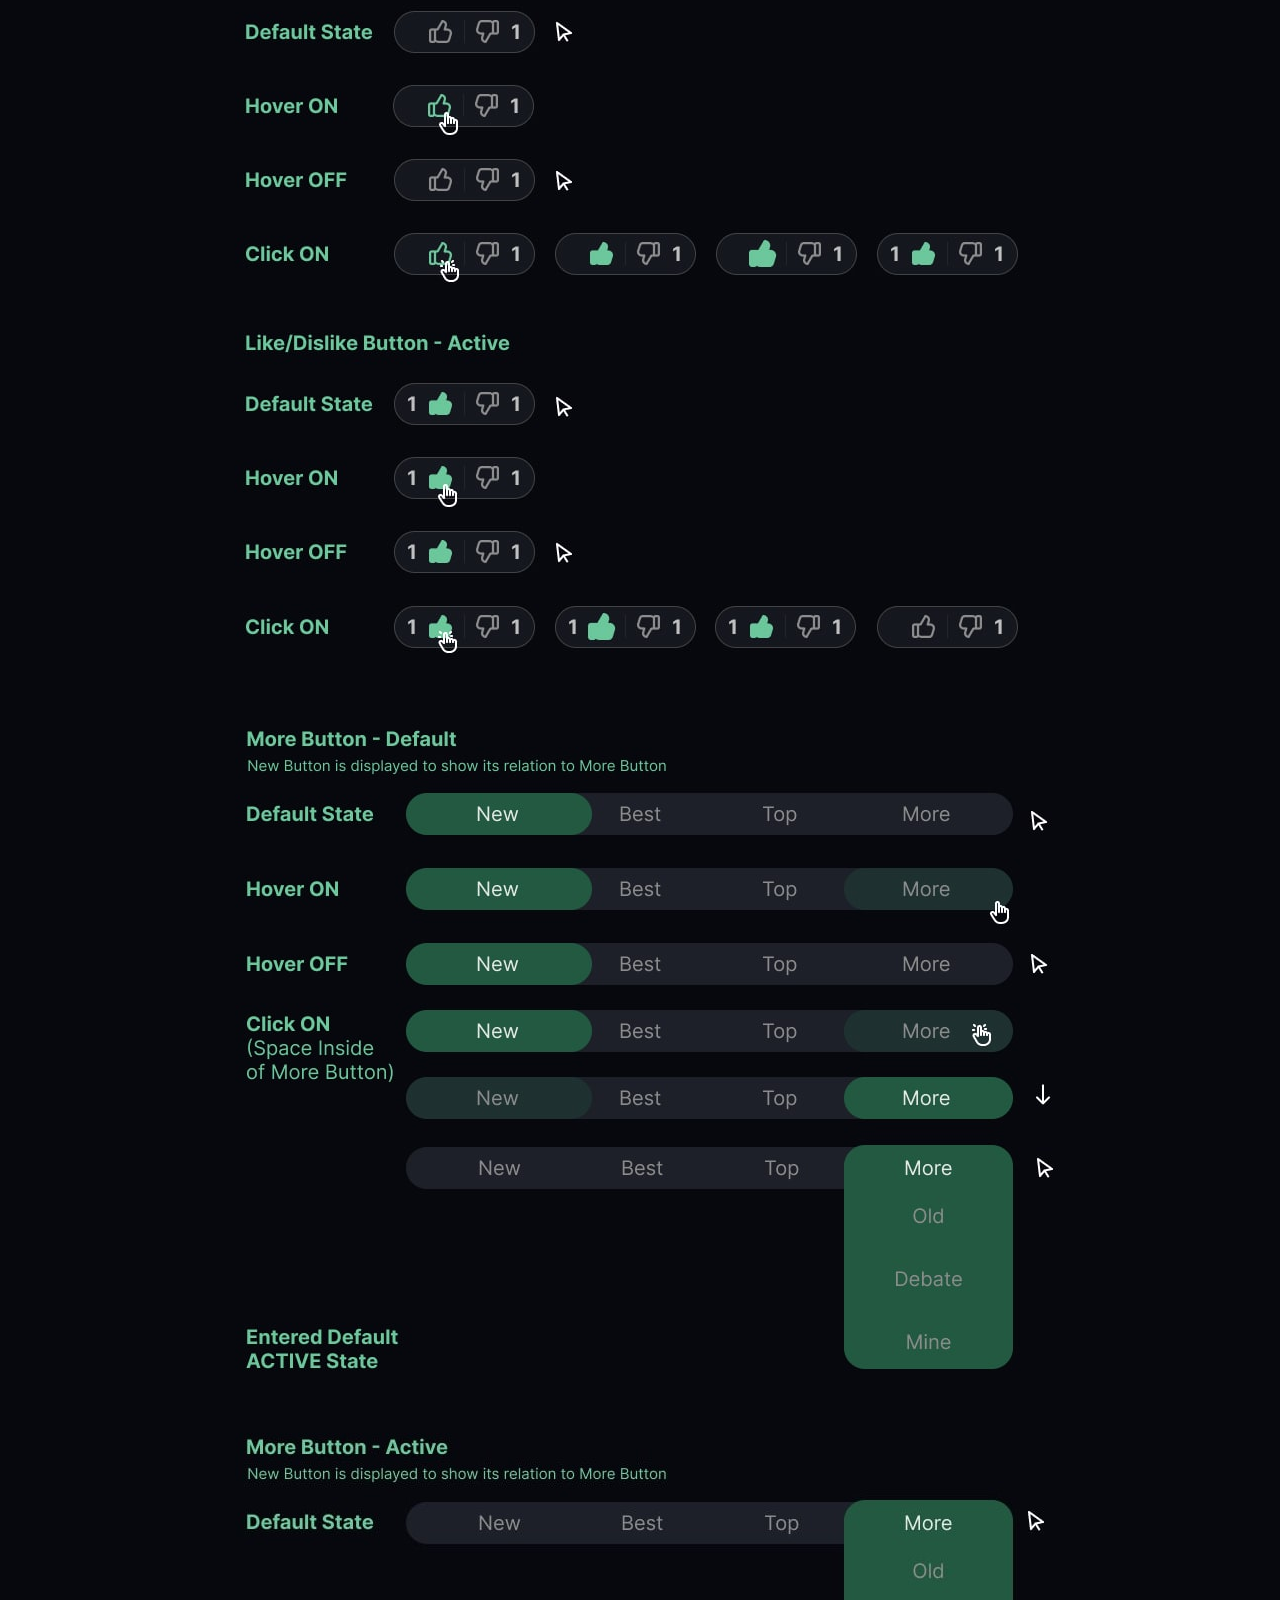
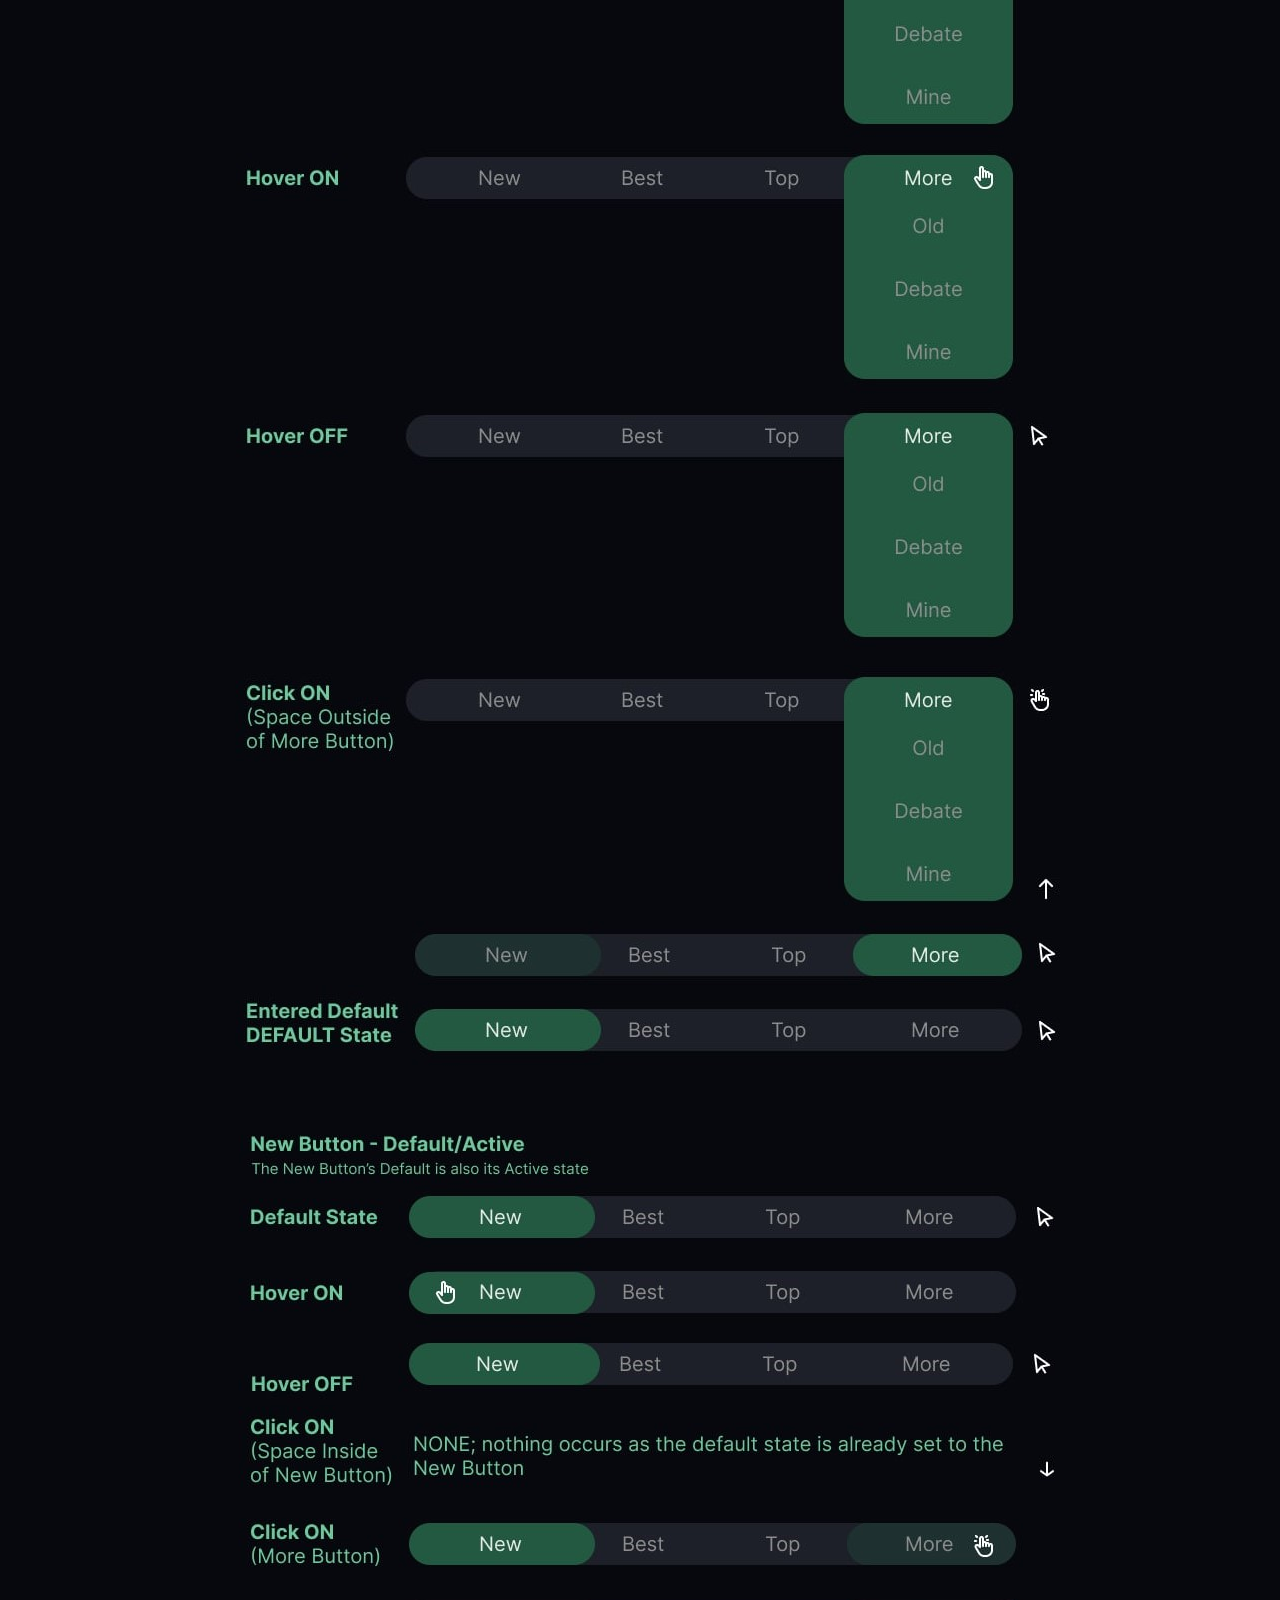
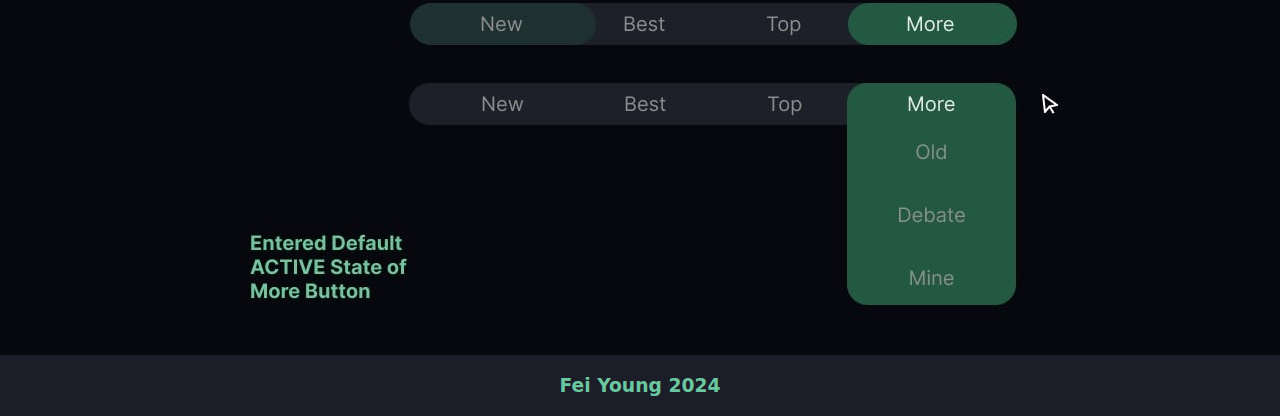
<file: idm241/final.html>
<!DOCTYPE html>
<html lang="en">
<head>
    <meta charset="UTF-8">
    <meta name="viewport" content="width=device-width, initial-scale=1.0">
    <title>IDM241 Final Description</title>
    <link href="css/final.css" rel="stylesheet" type="text/css">
</head>

<body>
    <header>
        <div class="header">
            <img src="assets/logo.png" alt="personality database logo">
            <h1>IDM241 Final Description</h1>
            <h2>Microinteractions: 'Select Personalities' Dropdown Button, 'Like' Button, 'Dislike' Button, 'More' Button, and 'New' Button for <a href="https://www.personality-database.com/en-US/profile/8817/kou-mabuchi-ao-haru-ride-mbti-personality-type" target="_blank">Personality Database</a></h2>
        </div>
    </header>

<div class="grid-container">
    <div class="content-box">
        <h3>TRIGGERS</h3>
            <p><strong>Select Personalities - Default</strong></p>
                <ul>
                    <li>Hover ON</li>
                    <li>Hover OFF</li>
                    <li>Click ON</li>
                </ul>
            <p><strong>Select Personalities - Active</strong></p>
                <ul>
                    <li>Hover ON</li>
                    <li>Hover OFF</li>
                    <li>Click ON</li>
                        <ul>
                            <li>Space Inside of the Dropdown</li>
                            <li>Space Outside of the Dropdown</li>
                        </ul>
                </ul>
            <p><strong>Like/Dislike Button - Default</strong></p>
                <ul>
                    <li>Hover ON</li>
                    <li>Hover OFF</li>
                    <li>Click ON</li>
                </ul>
            <p><strong>Like/Dislike Button - Active</strong></p>
                <ul>
                    <li>Hover ON</li>
                    <li>Hover OFF</li>
                    <li>Click ON</li>
                </ul>
            <p><strong>More Button - Default</strong></p>
                <ul>
                    <li>Hover ON</li>
                    <li>Hover OFF</li>
                    <li>Click ON</li>
                </ul>
            <p><strong>More Button - Active</strong></p>
                <ul>
                    <li>Hover ON</li>
                    <li>Hover OFF</li>
                    <li>Click ON</li>
                        <ul>
                            <li>Space Outside of More Button</li>
                        </ul>
                </ul>
            <p><strong>New Button - Default/Active</strong></p>
                <p><em>The default and active states are the same.</em></p>
                <ul>
                    <li>Hover ON</li>
                    <li>Hover OFF</li>
                    <li>Click ON</li>
                        <ul>
                            <li>Space Inside of New Button</li>
                            <li>More Button</li>
                        </ul>
                </ul>
    </div>

    <div class="content-box">
        <h3>RULES</h3>
            <p><strong>Select Personalities - Default</strong></p>
                <ul>
                    <li>Hover ON</li>
                        <ul>
                            <li>Cursor changes to finger</li>
                            <li>Opacity of button outline fades in and increases by 50% at 0.6s</li>
                            <li>Button scales 5% larger at 0.6s</li>
                        </ul>
                    <li>Hover OFF</li>
                        <ul>
                            <li>Cursor changes to pointer</li>
                            <li>Opacity of button outline fades out and decreases by 50% at 0.6s</li>
                            <li>Button scales 5% smaller at 0.6s</li>
                        </ul>
                    <li>Click ON</li>
                        <ul>
                            <li>Dropdown opens down and transforms/eases by 0.6s </li>
                            <li>Thickness of button outline decreases by 50% by 0.6s</li>
                        </ul>
                </ul>
            <p><strong>Select Personalities - Active</strong></p>
                <ul>
                    <li>Hover ON</li>
                        <ul>
                            <li>Cursor changes to finger or I-beam; depends on where within the pop-up the cursor lands</li>
                        </ul>
                    <li>Hover OFF</li>
                        <ul>
                            <li>Cursor changes to pointer</li>
                        </ul>
                    <li>Click ON (Space Inside of the Dropdown)</li>
                        <ul>
                            <li>NONE; nothing occurs if the click does not touch the other components</li>
                        </ul>
                    <li>Click ON (Space Outside of the Dropdown)</li>
                        <ul>
                            <li>Dropdown closes up and transforms/eases by 0.6s</li>
                            <li>Thickness of button outline increases by 50% at 0.6s</li>
                            <li>Opacity of button ouline fades out and decreases by 50% at 0.6s</li>
                        </ul>
                </ul>
            <p><strong>Like/Dislike Button - Default</strong></p>
                <ul>
                    <li>Hover ON</li>
                        <ul>
                            <li>Cursor changes to finger</li>
                            <li>Color of button outline changes to green and fades in at 0.6s</li>
                        </ul>
                    <li>Hover OFF</li>
                        <ul>
                            <li>Cursor changes to pointer</li>
                            <li>Color of button outline changes back to gray and fades in at 0.6s</li>
                        </ul>
                    <li>Click ON</li>
                        <ul>
                            <li>Like/dislike icon fills in with green, scales 5% larger, then 5% smaller at 0.6s </li>
                            <li>Number of likes/dislikes changes to 1 value more</li>
                            <li>Database sets like/dislike number to increase by n+1</li>
                            <li>Database sets like/dislike to “true”, the unselected one of the pair will be set to “false”</li>
                        </ul>
                </ul>
            <p><strong>Like/Dislike Button - Active</strong></p>
                <ul>
                    <li>Hover ON</li>
                        <ul>
                            <li>Cursor changes to finger</li>
                        </ul>
                    <li>Hover OFF</li>
                        <ul>
                            <li>Cursor changes to pointer</li>
                        </ul>
                    <li>Click ON</li>
                        <ul>
                            <li>Like/dislike icon scales 5% larger, then 5% smaller, green color fades away, and gray outline fades in and returns at 0.6s</li>
                            <li>Number of likes/dislikes changes to 1 value less</li>
                            <li>Database sets like/dislike number to decrease by n-1</li>
                            <li>Database sets like/dislike to “false”</li>
                        </ul>
                </ul>
            <p><strong>More Button - Default</strong></p>
                <ul>
                    <li>Hover ON</li>
                        <ul>
                            <li>Cursor changes to finger</li>
                            <li>Button color fades into a green with 30% opacity at 0.6s</li>
                        </ul>
                    <li>Hover OFF</li>
                        <ul>
                            <li>Finger changes to cursor</li>
                            <li>Button color fades back into a gray at 0.6s</li>
                        </ul>
                    <li>Click ON</li>
                        <ul>
                            <li>Button color fades into a green with 100% opacity at 0.6s</li>
                            <li>Text color changes from gray to white at 0.6s</li>
                            <li>Dropdown opens down and transforms/eases at 0.6s</li>
                        </ul>
                </ul>
            <p><strong>More Button - Active</strong></p>
                <ul>
                    <li>Hover ON</li>
                        <ul>
                            <li>Cursor changes to finger</li>
                        </ul>
                    <li>Hover OFF</li>
                        <ul>
                            <li>Finger changes to cursor</li>
                        </ul>
                    <li>Click ON (Space Outside of More Button)</li>
                        <ul>
                            <li>Button color fades back into a gray at 0.6s</li>
                            <li>Text color changes from white to gray at 0.6s</li>
                            <li>Dropdown closes up and transforms/eases at 0.6s</li>
                        </ul>
                </ul>
            <p><strong>New Button - Default/Active</strong></p>
                <p><em>The default and active states are the same.</em></p>
                <ul>
                    <li>Hover ON</li>
                        <ul>
                            <li>Cursor changes to finger</li>
                        </ul>
                    <li>Hover OFF</li>
                        <ul>
                            <li>Finger changes to cursor</li>
                        </ul>
                    <li>Click ON (Space Inside of New Button)</li>
                        <ul>
                            <li>NONE; nothing occurs as its active state is also its default state</li>
                        </ul>
                    <li>Click ON (More Button)</li>
                        <ul>
                            <li>Button color fades back into a gray at 0.6s</li>
                            <li>Text color changes from white to gray at 0.6s</li>
                        </ul>
                </ul>
    </div>

    <div class="content-box">
        <h3>FEEDBACK</h3>
        <p><strong>Select Personalities - Default</strong></p>
        <ul>
            <li>Hover ON</li>
                <ul>
                    <li>Cursor changes to finger</li>
                    <li>Opacity of button outline fades in and increases by 50% at 0.6s</li>
                    <li>Button scales 5% larger at 0.6s</li>
                </ul>
            <li>Hover OFF</li>
                <ul>
                    <li>Cursor changes to pointer</li>
                    <li>Opacity of button outline fades out and decreases by 50% at 0.6s</li>
                    <li>Button scales 5% smaller at 0.6s</li>
                </ul>
            <li>Click ON</li>
                <ul>
                    <li>Dropdown opens down and transforms/eases by 0.6s </li>
                    <li>Thickness of button outline decreases by 50% by 0.6s</li>
                </ul>
        </ul>
    <p><strong>Select Personalities - Active</strong></p>
        <ul>
            <li>Hover ON</li>
                <ul>
                    <li>Cursor changes to finger or I-beam; depends on where within the pop-up the cursor lands</li>
                </ul>
            <li>Hover OFF</li>
                <ul>
                    <li>Cursor changes to pointer</li>
                </ul>
            <li>Click ON (Space Inside of the Dropdown)</li>
                <ul>
                    <li>NONE; nothing occurs if the click does not touch the other components</li>
                </ul>
            <li>Click ON (Space Outside of the Dropdown)</li>
                <ul>
                    <li>Dropdown closes up and transforms/eases by 0.6s</li>
                    <li>Thickness of button outline increases by 50% at 0.6s</li>
                    <li>Opacity of button ouline fades out and decreases by 50% at 0.6s</li>
                </ul>
        </ul>
    <p><strong>Like/Dislike Button - Default</strong></p>
        <ul>
            <li>Hover ON</li>
                <ul>
                    <li>Cursor changes to finger</li>
                    <li>Color of button outline changes to green and fades in at 0.6s</li>
                </ul>
            <li>Hover OFF</li>
                <ul>
                    <li>Cursor changes to pointer</li>
                    <li>Color of button outline changes back to gray and fades in at 0.6s</li>
                </ul>
            <li>Click ON</li>
                <ul>
                    <li>Like/dislike icon fills in with green, scales 5% larger, then 5% smaller at 0.6s </li>
                    <li>Number of likes/dislikes changes to 1 value more</li>
                </ul>
        </ul>
    <p><strong>Like/Dislike Button - Active</strong></p>
        <ul>
            <li>Hover ON</li>
                <ul>
                    <li>Cursor changes to finger</li>
                </ul>
            <li>Hover OFF</li>
                <ul>
                    <li>Cursor changes to pointer</li>
                </ul>
            <li>Click ON</li>
                <ul>
                    <li>Like/dislike icon scales 5% larger, then 5% smaller, green color fades away, and gray outline fades in and returns at 0.6s</li>
                    <li>Number of likes/dislikes changes to 1 value less</li>
                </ul>
        </ul>
    <p><strong>More Button - Default</strong></p>
        <ul>
            <li>Hover ON</li>
                <ul>
                    <li>Cursor changes to finger</li>
                    <li>Button color fades into a green with 30% opacity at 0.6s</li>
                </ul>
            <li>Hover OFF</li>
                <ul>
                    <li>Finger changes to cursor</li>
                    <li>Button color fades back into a gray at 0.6s</li>
                </ul>
            <li>Click ON</li>
                <ul>
                    <li>Button color fades into a green with 100% opacity at 0.6s</li>
                    <li>Text color changes from gray to white at 0.6s</li>
                    <li>Dropdown opens down and transforms/eases at 0.6s</li>
                </ul>
        </ul>
    <p><strong>More Button - Active</strong></p>
        <ul>
            <li>Hover ON</li>
                <ul>
                    <li>Cursor changes to finger</li>
                </ul>
            <li>Hover OFF</li>
                <ul>
                    <li>Finger changes to cursor</li>
                </ul>
            <li>Click ON (Space Outside of More Button)</li>
                <ul>
                    <li>Button color fades back into a gray at 0.6s</li>
                    <li>Text color changes from white to gray at 0.6s</li>
                    <li>Dropdown closes up and transforms/eases at 0.6s</li>
                </ul>
        </ul>
    <p><strong>New Button - Default/Active</strong></p>
        <p><em>The default and active states are the same.</em></p>
        <ul>
            <li>Hover ON</li>
                <ul>
                    <li>Cursor changes to finger</li>
                </ul>
            <li>Hover OFF</li>
                <ul>
                    <li>Finger changes to cursor</li>
                </ul>
            <li>Click ON (Space Inside of New Button)</li>
                <ul>
                    <li>NONE; nothing occurs as its active state is also its default state</li>
                </ul>
            <li>Click ON (More Button)</li>
                <ul>
                    <li>Button color fades back into a gray at 0.6s</li>
                    <li>Text color changes from white to gray at 0.6s</li>
                </ul>
        </ul>
    </div>

    <div class="content-box">
        <h3>LOOPS &amp; MODES</h3>
            <p><strong>Loops</strong></p>
                <ul>
                    <li>NONE</li>
                </ul>
            <p><strong>Modes</strong></p>
                <ul>
                    <li>Dropdown that opens down when you click on Select Personalities</li>
                    <li>Dropdown that opens down when you click on More</li>
                </ul>
    </div>
</div>

<div class="mockups-select">
    <div class="mock-ups">
        <img src="assets/select-default-min.jpg" alt="mockup for select personalities button">
    </div>
    
    <div class="mock-ups">
        <img src="assets/select-active-min.jpg" alt="mockup for select personalities button">
    </div>
</div>

<div class="mock-ups">
    <img src="assets/like-dislike-min.jpg" alt="mockup for like/dislike button">
</div>

<div class="mock-ups">
    <img src="assets/more-default-min.jpg" alt="mockup for more button">
</div>

<div class="mock-ups">
    <img src="assets/more-active-min.jpg" alt="mockup for more button">
</div>

<div class="mock-ups">
    <img src="assets/new-min.jpg" alt="mockup for more button">
</div>

<footer>
    <h3>Fei Young 2024</h3>
</footer>
</body>

</html>
</file>
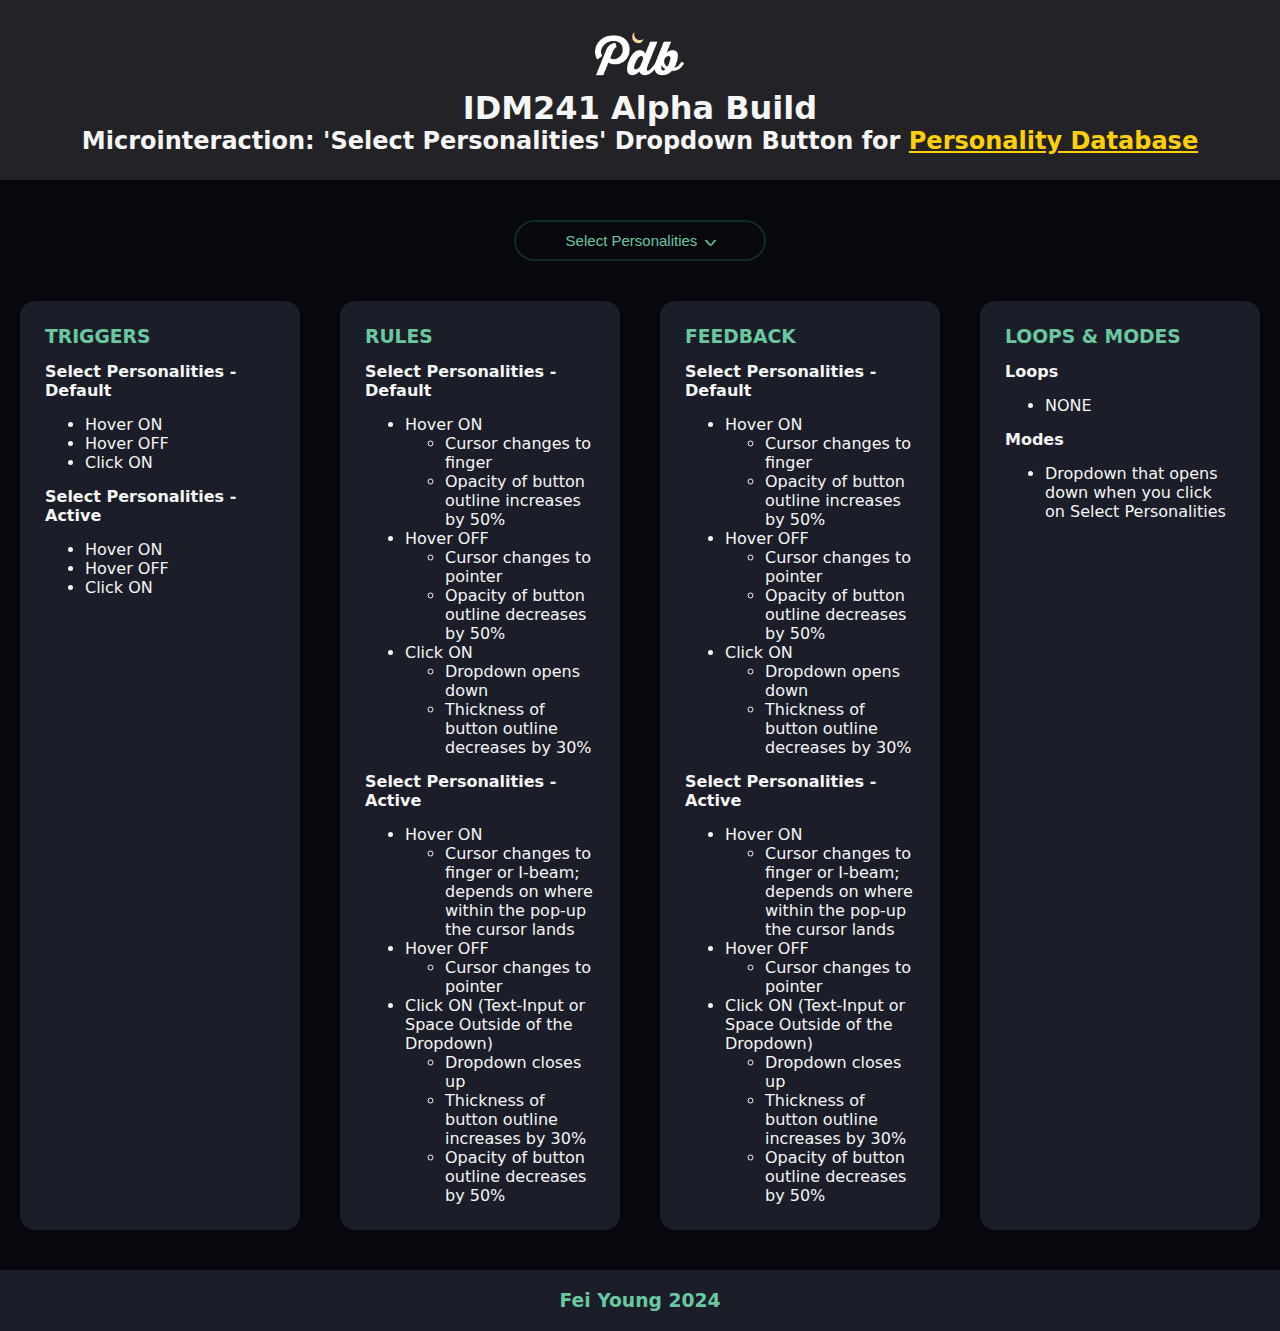
<file: idm241/alpha/build.html>
<!DOCTYPE html>
<html lang="en">
<head>
    <meta charset="UTF-8">
    <meta name="viewport" content="width=device-width, initial-scale=1.0">
    <title>IDM241 Alpha Build</title>
    <link href="css/styles.css" rel="stylesheet" type="text/css">
    <link rel="stylesheet" href="https://cdnjs.cloudflare.com/ajax/libs/font-awesome/6.0.0-beta3/css/all.min.css">
</head>

<body>
    <header>
        <div class="header">
            <img src="assets/logo.png" alt="personality database logo">
            <h1>IDM241 Alpha Build</h1>
            <h2>Microinteraction: 'Select Personalities' Dropdown Button for <a href="https://www.personality-database.com/en-US/profile/8817/kou-mabuchi-ao-haru-ride-mbti-personality-type" target="_blank">Personality Database</a></h2>
        </div>
    </header>

    <div class="microinteraction">
        <button class="collapsible">Select Personalities<span class="wide-chevron"></span></button>
        <input type="text" class="personality-input" placeholder="Or type directly..." style="display: none;">
        <div class="content">
            <p>Four Letter <span class="wide-caret"></span></p>
            <br>
                <button class="personality-button">ISTJ</button>
                <button class="personality-button">ESTJ</button>
                <button class="personality-button">ISFJ</button>
                <button class="personality-button">ESFJ</button>
                <button class="personality-button">ISFP</button>
                <button class="personality-button">ESFP</button>
                <button class="personality-button">ISTP</button>
                <button class="personality-button">ESTP</button>
                <button class="personality-button">INFJ</button>
                <button class="personality-button">ENFJ</button>
                <button class="personality-button">INFP</button>
                <button class="personality-button">ENFP</button>
                <button class="personality-button">INTP</button>
                <button class="personality-button">ENTP</button>
                <button class="personality-button">INTJ</button>
                <button class="personality-button">ENTJ</button>
            <div class="more-drop-downs">
                <p>Enneagram <span class="wide-chevron"></p>
                <p>Socionics <span class="wide-chevron"></p>
            </div>
        </div>
    </div>

    <div class="grid-container">
        <div class="content-box">
            <h3>TRIGGERS</h3>
                <p><strong>Select Personalities - Default</strong></p>
                    <ul>
                        <li>Hover ON</li>
                        <li>Hover OFF</li>
                        <li>Click ON</li>
                    </ul>
                <p><strong>Select Personalities - Active</strong></p>
                    <ul>
                        <li>Hover ON</li>
                        <li>Hover OFF</li>
                        <li>Click ON</li>
                    </ul>
        </div>

        <div class="content-box">
            <h3>RULES</h3>
                <p><strong>Select Personalities - Default</strong></p>
                    <ul>
                        <li>Hover ON</li>
                            <ul>
                                <li>Cursor changes to finger</li>
                                <li>Opacity of button outline increases by 50%</li>
                            </ul>
                        <li>Hover OFF</li>
                            <ul>
                                <li>Cursor changes to pointer</li>
                                <li>Opacity of button outline decreases by 50%</li>
                            </ul>
                        <li>Click ON</li>
                            <ul>
                                <li>Dropdown opens down</li>
                                <li>Thickness of button outline decreases by 30%</li>
                            </ul>
                    </ul>
                <p><strong>Select Personalities - Active</strong></p>
                    <ul>
                        <li>Hover ON</li>
                            <ul>
                                <li>Cursor changes to finger or I-beam; depends on where within the pop-up the cursor lands</li>
                            </ul>
                        <li>Hover OFF</li>
                            <ul>
                                <li>Cursor changes to pointer</li>
                            </ul>
                        <li>Click ON (Text-Input or Space Outside of the Dropdown)</li>
                            <ul>
                                <li>Dropdown closes up</li>
                                <li>Thickness of button outline increases by 30%</li>
                                <li>Opacity of button outline decreases by 50%</li>
                            </ul>
                    </ul>
        </div>

        <div class="content-box">
            <h3>FEEDBACK</h3>
                <p><strong>Select Personalities - Default</strong></p>
                    <ul>
                        <li>Hover ON</li>
                            <ul>
                                <li>Cursor changes to finger</li>
                                <li>Opacity of button outline increases by 50%</li>
                            </ul>
                        <li>Hover OFF</li>
                            <ul>
                                <li>Cursor changes to pointer</li>
                                <li>Opacity of button outline decreases by 50%</li>
                            </ul>
                        <li>Click ON</li>
                            <ul>
                                <li>Dropdown opens down</li>
                                <li>Thickness of button outline decreases by 30%</li>
                            </ul>
                    </ul>
                <p><strong>Select Personalities - Active</strong></p>
                    <ul>
                        <li>Hover ON</li>
                            <ul>
                                <li>Cursor changes to finger or I-beam; depends on where within the pop-up the cursor lands</li>
                            </ul>
                        <li>Hover OFF</li>
                            <ul>
                                <li>Cursor changes to pointer</li>
                            </ul>
                        <li>Click ON (Text-Input or Space Outside of the Dropdown)</li>
                            <ul>
                                <li>Dropdown closes up</li>
                                <li>Thickness of button outline increases by 30%</li>
                                <li>Opacity of button outline decreases by 50%</li>
                            </ul>
                    </ul>
        </div>

        <div class="content-box">
            <h3>LOOPS &amp; MODES</h3>
                <p><strong>Loops</strong></p>
                    <ul>
                        <li>NONE</li>
                    </ul>
                <p><strong>Modes</strong></p>
                    <ul>
                        <li>Dropdown that opens down when you click on Select Personalities</li>
                    </ul>
        </div>
    </div>

    <footer>
        <h3>Fei Young 2024</h3>
    </footer>
    <script src="scripts.js"></script> <!-- Link to external JavaScript file -->
</body>

</html>
</file>
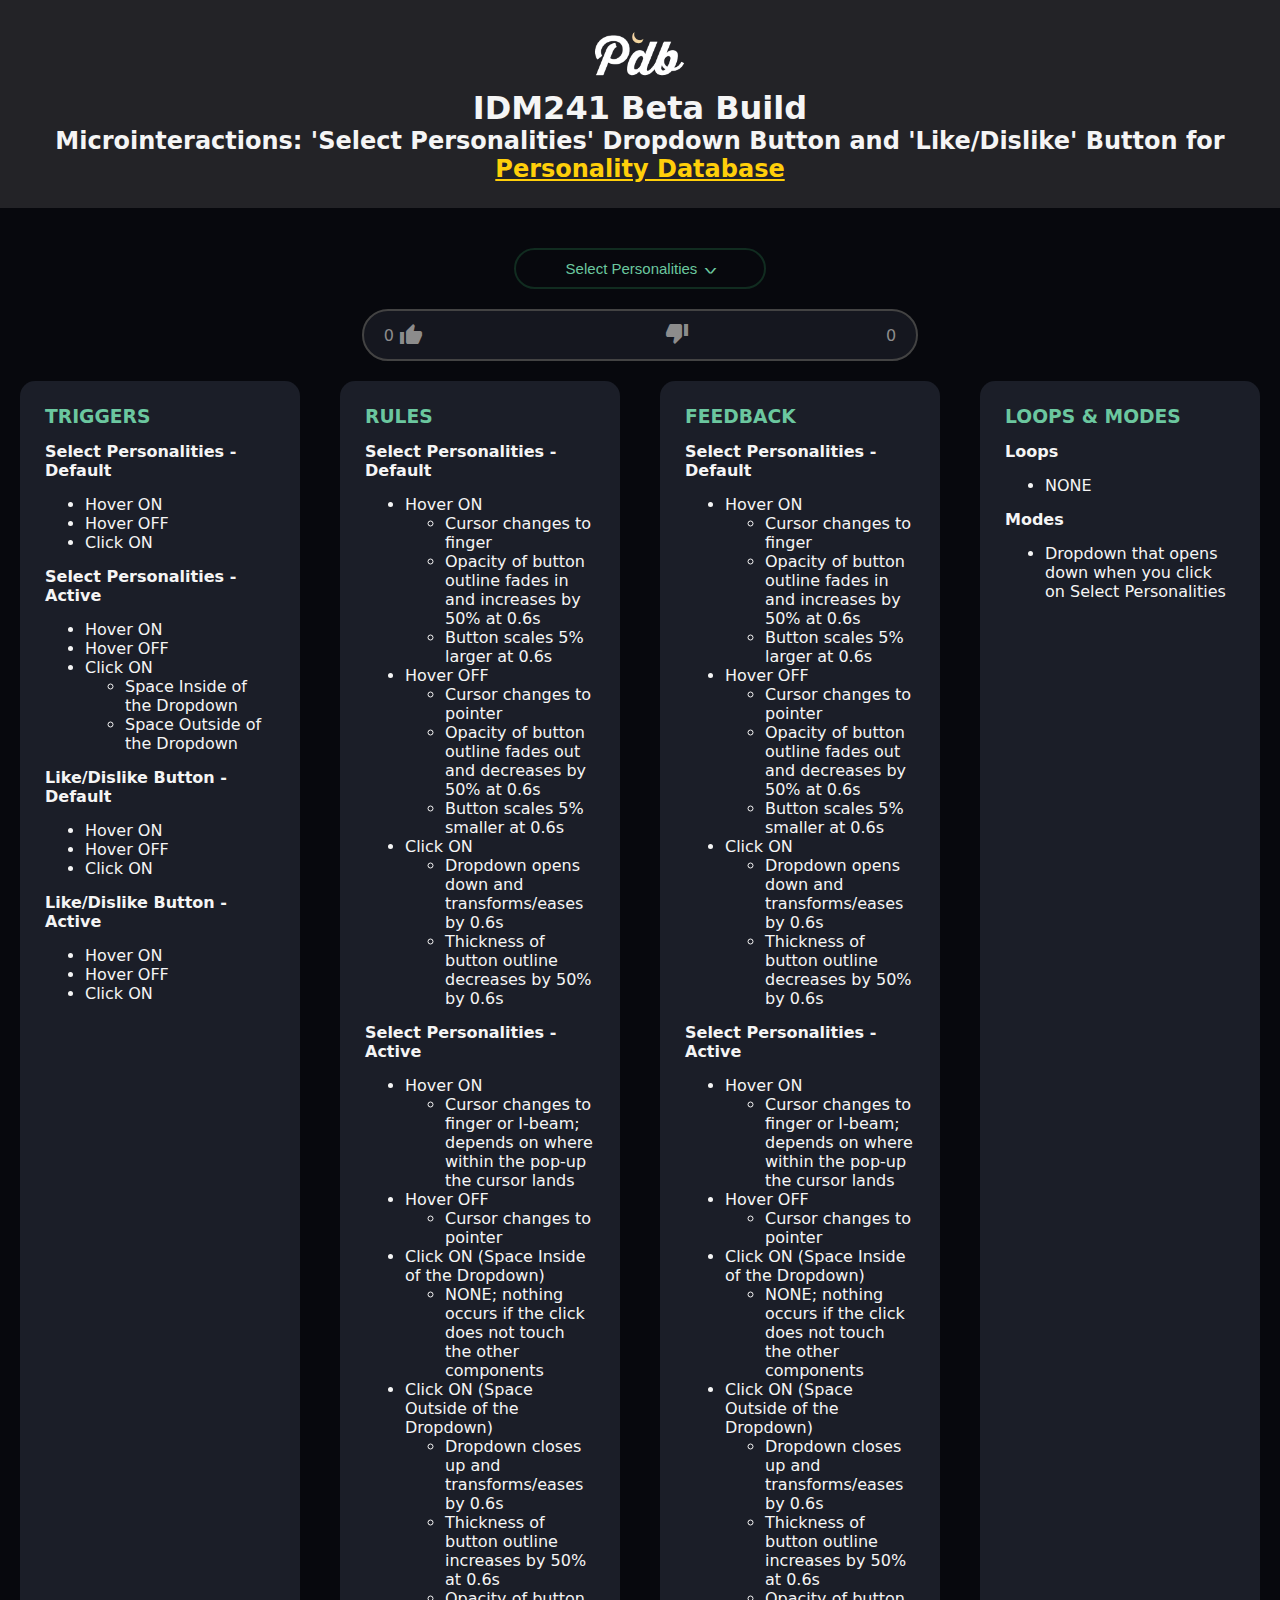
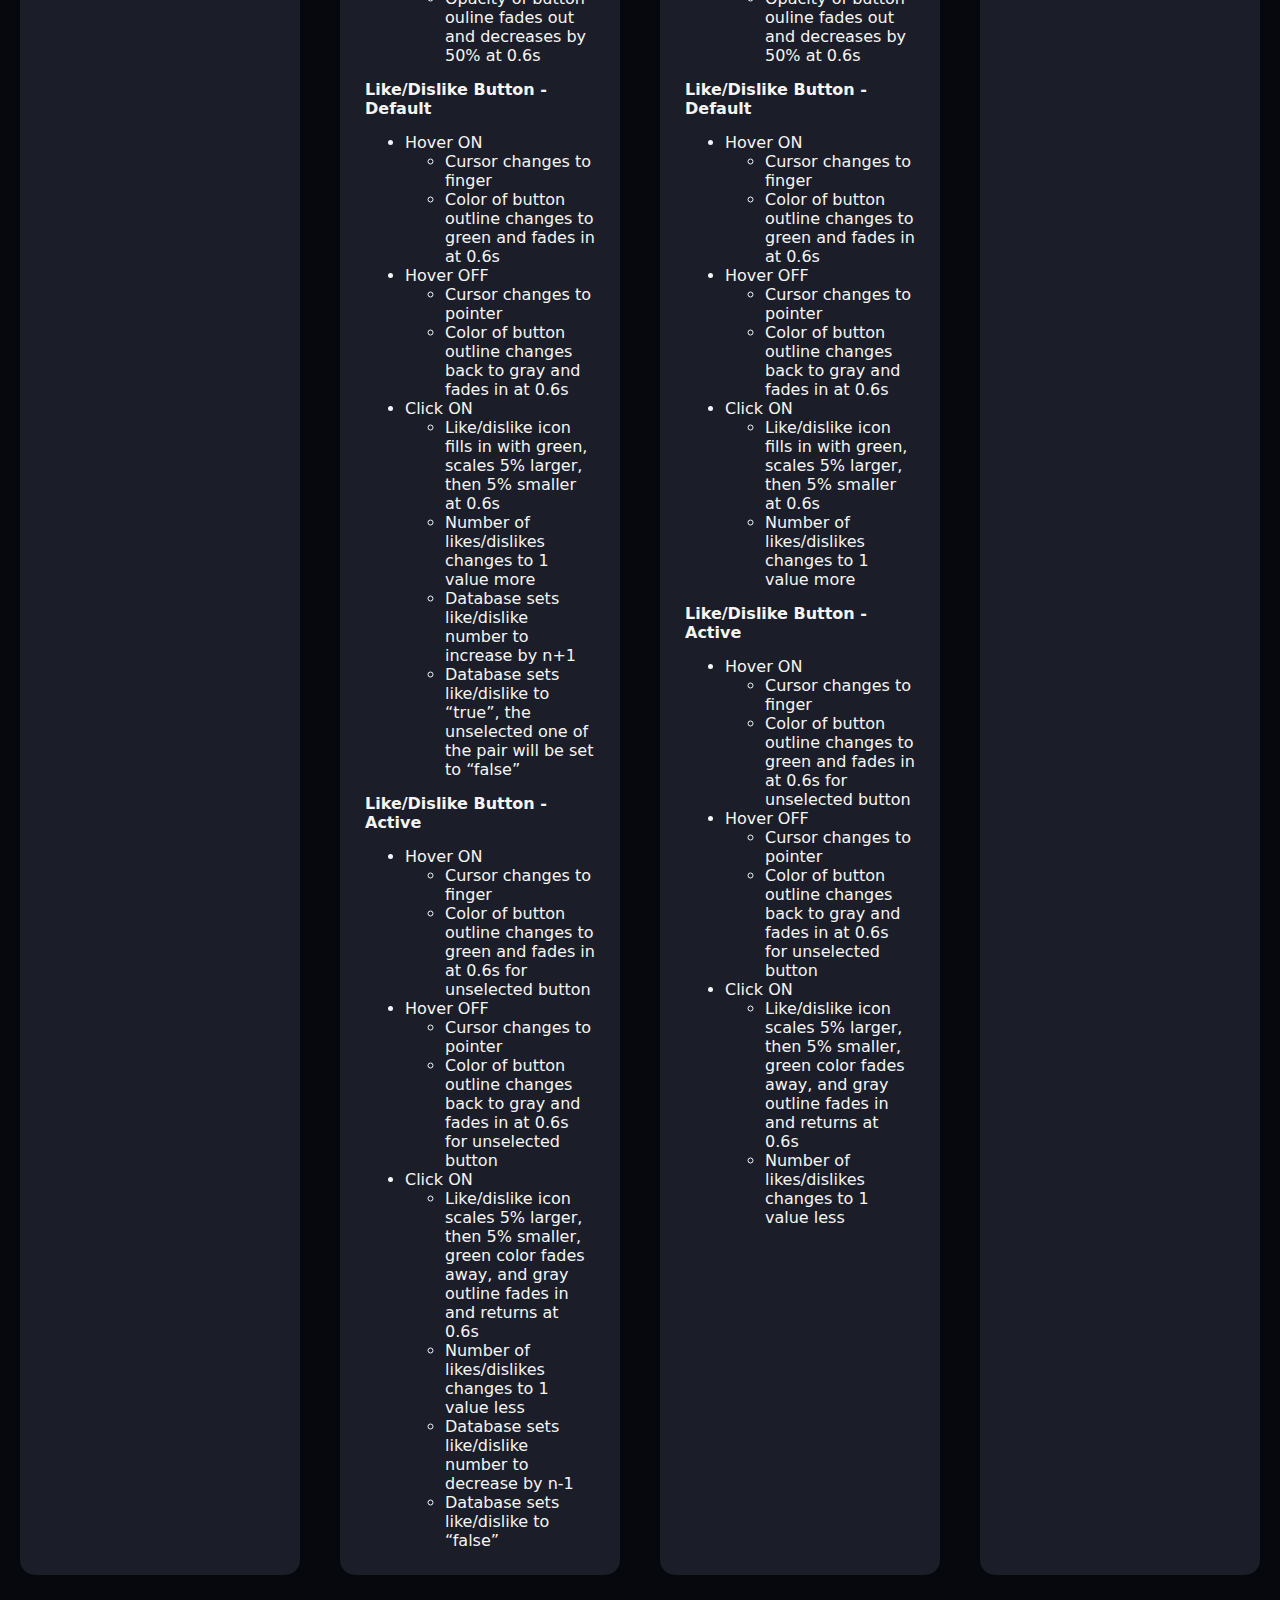
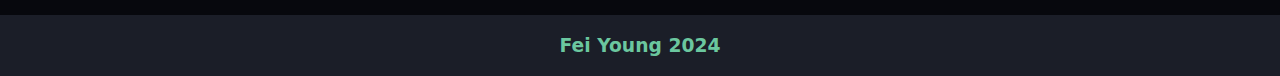
<file: idm241/beta/build.html>
<!DOCTYPE html>
<html lang="en">
<head>
    <meta charset="UTF-8">
    <meta name="viewport" content="width=device-width, initial-scale=1.0">
    <title>IDM241 Beta Build</title>
    <link href="css/styles.css" rel="stylesheet" type="text/css">
    <link rel="stylesheet" href="https://cdnjs.cloudflare.com/ajax/libs/font-awesome/6.0.0-beta3/css/all.min.css">
    <link href="https://fonts.googleapis.com/icon?family=Material+Icons"
      rel="stylesheet">
</head>

<body>
    <header>
        <div class="header">
            <img src="assets/logo.png" alt="personality database logo">
            <h1>IDM241 Beta Build</h1>
            <h2>Microinteractions: 'Select Personalities' Dropdown Button and 'Like/Dislike' Button for <a href="https://www.personality-database.com/en-US/profile/8817/kou-mabuchi-ao-haru-ride-mbti-personality-type" target="_blank">Personality Database</a></h2>
        </div>
    </header>

<div class="two-microinteractions">
    <div class="microinteraction">
        <button class="collapsible">Select Personalities<span class="wide-chevron"></span></button>
        <input type="text" class="personality-input" placeholder="Or type directly..." style="display: none;">
        <div class="content">
            <p>Four Letter <span class="wide-caret"></span></p>
            <br>
                <button class="personality-button">ISTJ</button>
                <button class="personality-button">ESTJ</button>
                <button class="personality-button">ISFJ</button>
                <button class="personality-button">ESFJ</button>
                <button class="personality-button">ISFP</button>
                <button class="personality-button">ESFP</button>
                <button class="personality-button">ISTP</button>
                <button class="personality-button">ESTP</button>
                <button class="personality-button">INFJ</button>
                <button class="personality-button">ENFJ</button>
                <button class="personality-button">INFP</button>
                <button class="personality-button">ENFP</button>
                <button class="personality-button">INTP</button>
                <button class="personality-button">ENTP</button>
                <button class="personality-button">INTJ</button>
                <button class="personality-button">ENTJ</button>
            <div class="more-drop-downs">
                <p>Enneagram <span class="wide-chevron"></p>
                <p>Socionics <span class="wide-chevron"></p>
            </div>
        </div>
    </div>

    <div class="microinteraction2">
        <div class="button-container">
            <div class="button-cell">
                <div class="like-section" onclick="toggleSelection('like')">
                    <span id="like-count">0</span>
                    <span class="material-icons like-icon">thumb_up_off_alt</span>
                </div>
                <div class="separator"></div>
                <div class="dislike-section" onclick="toggleSelection('dislike')">
                    <div class="icons">
                        <span class="material-icons dislike-icon">thumb_down_off_alt</span>    
                    </div>
                    <div class="dislike-number">
                        <span id="dislike-count">0</span>
                    </div>
                </div>
            </div>
        </div>
    </div>
    
</div>

    <div class="grid-container">
        <div class="content-box">
            <h3>TRIGGERS</h3>
                <p><strong>Select Personalities - Default</strong></p>
                    <ul>
                        <li>Hover ON</li>
                        <li>Hover OFF</li>
                        <li>Click ON</li>
                    </ul>
                <p><strong>Select Personalities - Active</strong></p>
                    <ul>
                        <li>Hover ON</li>
                        <li>Hover OFF</li>
                        <li>Click ON</li>
                            <ul>
                                <li>Space Inside of the Dropdown</li>
                                <li>Space Outside of the Dropdown</li>
                            </ul>
                    </ul>
                <p><strong>Like/Dislike Button - Default</strong></p>
                    <ul>
                        <li>Hover ON</li>
                        <li>Hover OFF</li>
                        <li>Click ON</li>
                    </ul>
                <p><strong>Like/Dislike Button - Active</strong></p>
                    <ul>
                        <li>Hover ON</li>
                        <li>Hover OFF</li>
                        <li>Click ON</li>
                    </ul>
        </div>
    
        <div class="content-box">
            <h3>RULES</h3>
                <p><strong>Select Personalities - Default</strong></p>
                    <ul>
                        <li>Hover ON</li>
                            <ul>
                                <li>Cursor changes to finger</li>
                                <li>Opacity of button outline fades in and increases by 50% at 0.6s</li>
                                <li>Button scales 5% larger at 0.6s</li>
                            </ul>
                        <li>Hover OFF</li>
                            <ul>
                                <li>Cursor changes to pointer</li>
                                <li>Opacity of button outline fades out and decreases by 50% at 0.6s</li>
                                <li>Button scales 5% smaller at 0.6s</li>
                            </ul>
                        <li>Click ON</li>
                            <ul>
                                <li>Dropdown opens down and transforms/eases by 0.6s </li>
                                <li>Thickness of button outline decreases by 50% by 0.6s</li>
                            </ul>
                    </ul>
                <p><strong>Select Personalities - Active</strong></p>
                    <ul>
                        <li>Hover ON</li>
                            <ul>
                                <li>Cursor changes to finger or I-beam; depends on where within the pop-up the cursor lands</li>
                            </ul>
                        <li>Hover OFF</li>
                            <ul>
                                <li>Cursor changes to pointer</li>
                            </ul>
                        <li>Click ON (Space Inside of the Dropdown)</li>
                            <ul>
                                <li>NONE; nothing occurs if the click does not touch the other components</li>
                            </ul>
                        <li>Click ON (Space Outside of the Dropdown)</li>
                            <ul>
                                <li>Dropdown closes up and transforms/eases by 0.6s</li>
                                <li>Thickness of button outline increases by 50% at 0.6s</li>
                                <li>Opacity of button ouline fades out and decreases by 50% at 0.6s</li>
                            </ul>
                    </ul>
                <p><strong>Like/Dislike Button - Default</strong></p>
                    <ul>
                        <li>Hover ON</li>
                            <ul>
                                <li>Cursor changes to finger</li>
                                <li>Color of button outline changes to green and fades in at 0.6s</li>
                            </ul>
                        <li>Hover OFF</li>
                            <ul>
                                <li>Cursor changes to pointer</li>
                                <li>Color of button outline changes back to gray and fades in at 0.6s</li>
                            </ul>
                        <li>Click ON</li>
                            <ul>
                                <li>Like/dislike icon fills in with green, scales 5% larger, then 5% smaller at 0.6s </li>
                                <li>Number of likes/dislikes changes to 1 value more</li>
                                <li>Database sets like/dislike number to increase by n+1</li>
                                <li>Database sets like/dislike to “true”, the unselected one of the pair will be set to “false”</li>
                            </ul>
                    </ul>
                <p><strong>Like/Dislike Button - Active</strong></p>
                    <ul>
                        <li>Hover ON</li>
                            <ul>
                                <li>Cursor changes to finger</li>
                                <li>Color of button outline changes to green and fades in at 0.6s for unselected button</li>
                            </ul>
                        <li>Hover OFF</li>
                            <ul>
                                <li>Cursor changes to pointer</li>
                                <li>Color of button outline changes back to gray and fades in at 0.6s for unselected button</li>
                            </ul>
                        <li>Click ON</li>
                            <ul>
                                <li>Like/dislike icon scales 5% larger, then 5% smaller, green color fades away, and gray outline fades in and returns at 0.6s</li>
                                <li>Number of likes/dislikes changes to 1 value less</li>
                                <li>Database sets like/dislike number to decrease by n-1</li>
                                <li>Database sets like/dislike to “false”</li>
                            </ul>
                    </ul>
        </div>
    
        <div class="content-box">
            <h3>FEEDBACK</h3>
            <p><strong>Select Personalities - Default</strong></p>
            <ul>
                <li>Hover ON</li>
                    <ul>
                        <li>Cursor changes to finger</li>
                        <li>Opacity of button outline fades in and increases by 50% at 0.6s</li>
                        <li>Button scales 5% larger at 0.6s</li>
                    </ul>
                <li>Hover OFF</li>
                    <ul>
                        <li>Cursor changes to pointer</li>
                        <li>Opacity of button outline fades out and decreases by 50% at 0.6s</li>
                        <li>Button scales 5% smaller at 0.6s</li>
                    </ul>
                <li>Click ON</li>
                    <ul>
                        <li>Dropdown opens down and transforms/eases by 0.6s </li>
                        <li>Thickness of button outline decreases by 50% by 0.6s</li>
                    </ul>
            </ul>
        <p><strong>Select Personalities - Active</strong></p>
            <ul>
                <li>Hover ON</li>
                    <ul>
                        <li>Cursor changes to finger or I-beam; depends on where within the pop-up the cursor lands</li>
                    </ul>
                <li>Hover OFF</li>
                    <ul>
                        <li>Cursor changes to pointer</li>
                    </ul>
                <li>Click ON (Space Inside of the Dropdown)</li>
                    <ul>
                        <li>NONE; nothing occurs if the click does not touch the other components</li>
                    </ul>
                <li>Click ON (Space Outside of the Dropdown)</li>
                    <ul>
                        <li>Dropdown closes up and transforms/eases by 0.6s</li>
                        <li>Thickness of button outline increases by 50% at 0.6s</li>
                        <li>Opacity of button ouline fades out and decreases by 50% at 0.6s</li>
                    </ul>
            </ul>
        <p><strong>Like/Dislike Button - Default</strong></p>
            <ul>
                <li>Hover ON</li>
                    <ul>
                        <li>Cursor changes to finger</li>
                        <li>Color of button outline changes to green and fades in at 0.6s</li>
                    </ul>
                <li>Hover OFF</li>
                    <ul>
                        <li>Cursor changes to pointer</li>
                        <li>Color of button outline changes back to gray and fades in at 0.6s</li>
                    </ul>
                <li>Click ON</li>
                    <ul>
                        <li>Like/dislike icon fills in with green, scales 5% larger, then 5% smaller at 0.6s </li>
                        <li>Number of likes/dislikes changes to 1 value more</li>
                    </ul>
            </ul>
        <p><strong>Like/Dislike Button - Active</strong></p>
            <ul>
                <li>Hover ON</li>
                    <ul>
                        <li>Cursor changes to finger</li>
                        <li>Color of button outline changes to green and fades in at 0.6s for unselected button</li>
                    </ul>
                <li>Hover OFF</li>
                    <ul>
                        <li>Cursor changes to pointer</li>
                        <li>Color of button outline changes back to gray and fades in at 0.6s for unselected button</li>
                    </ul>
                <li>Click ON</li>
                    <ul>
                        <li>Like/dislike icon scales 5% larger, then 5% smaller, green color fades away, and gray outline fades in and returns at 0.6s</li>
                        <li>Number of likes/dislikes changes to 1 value less</li>
                    </ul>
            </ul>
        </div>
    
        <div class="content-box">
            <h3>LOOPS &amp; MODES</h3>
                <p><strong>Loops</strong></p>
                    <ul>
                        <li>NONE</li>
                    </ul>
                <p><strong>Modes</strong></p>
                    <ul>
                        <li>Dropdown that opens down when you click on Select Personalities</li>
                    </ul>
        </div>
    </div>

    <footer>
        <h3>Fei Young 2024</h3>
    </footer>
    <script src="scripts.js"></script> <!-- Link to external JavaScript file -->
</body>

</html>
</file>
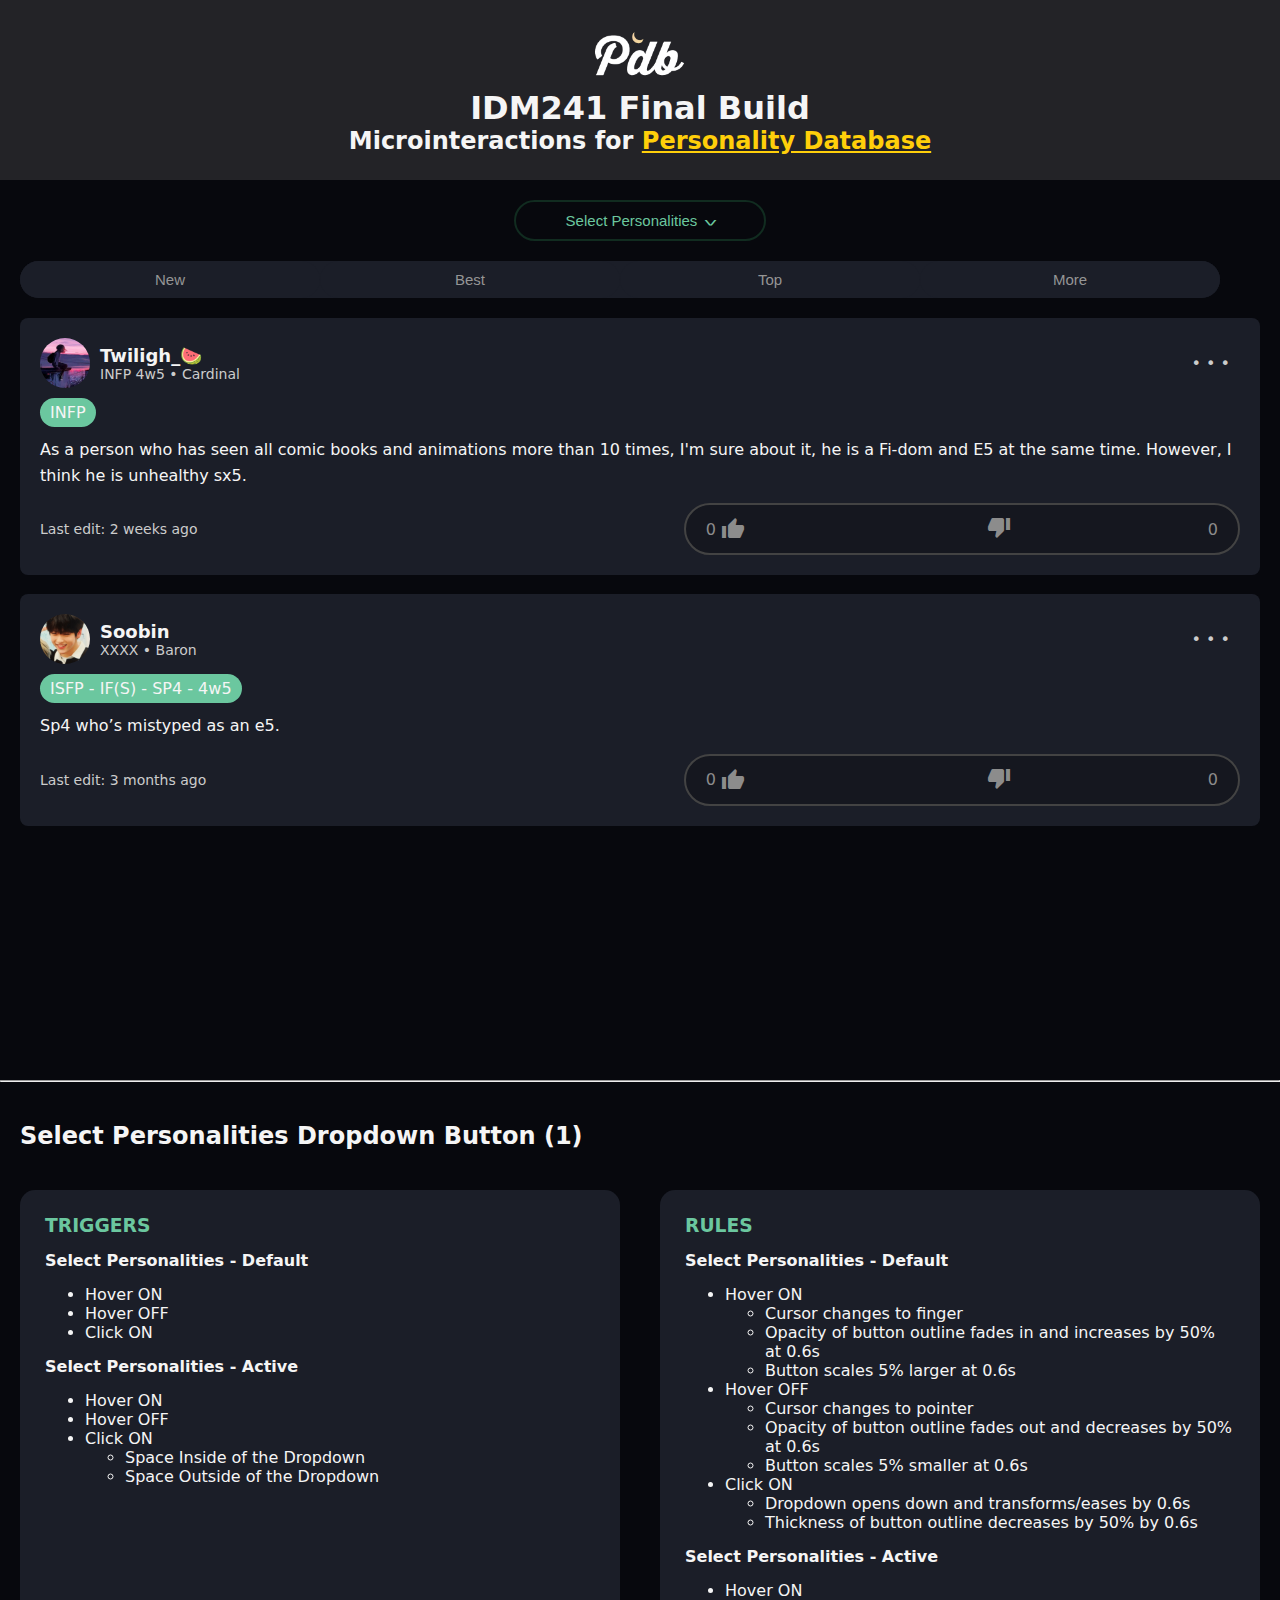
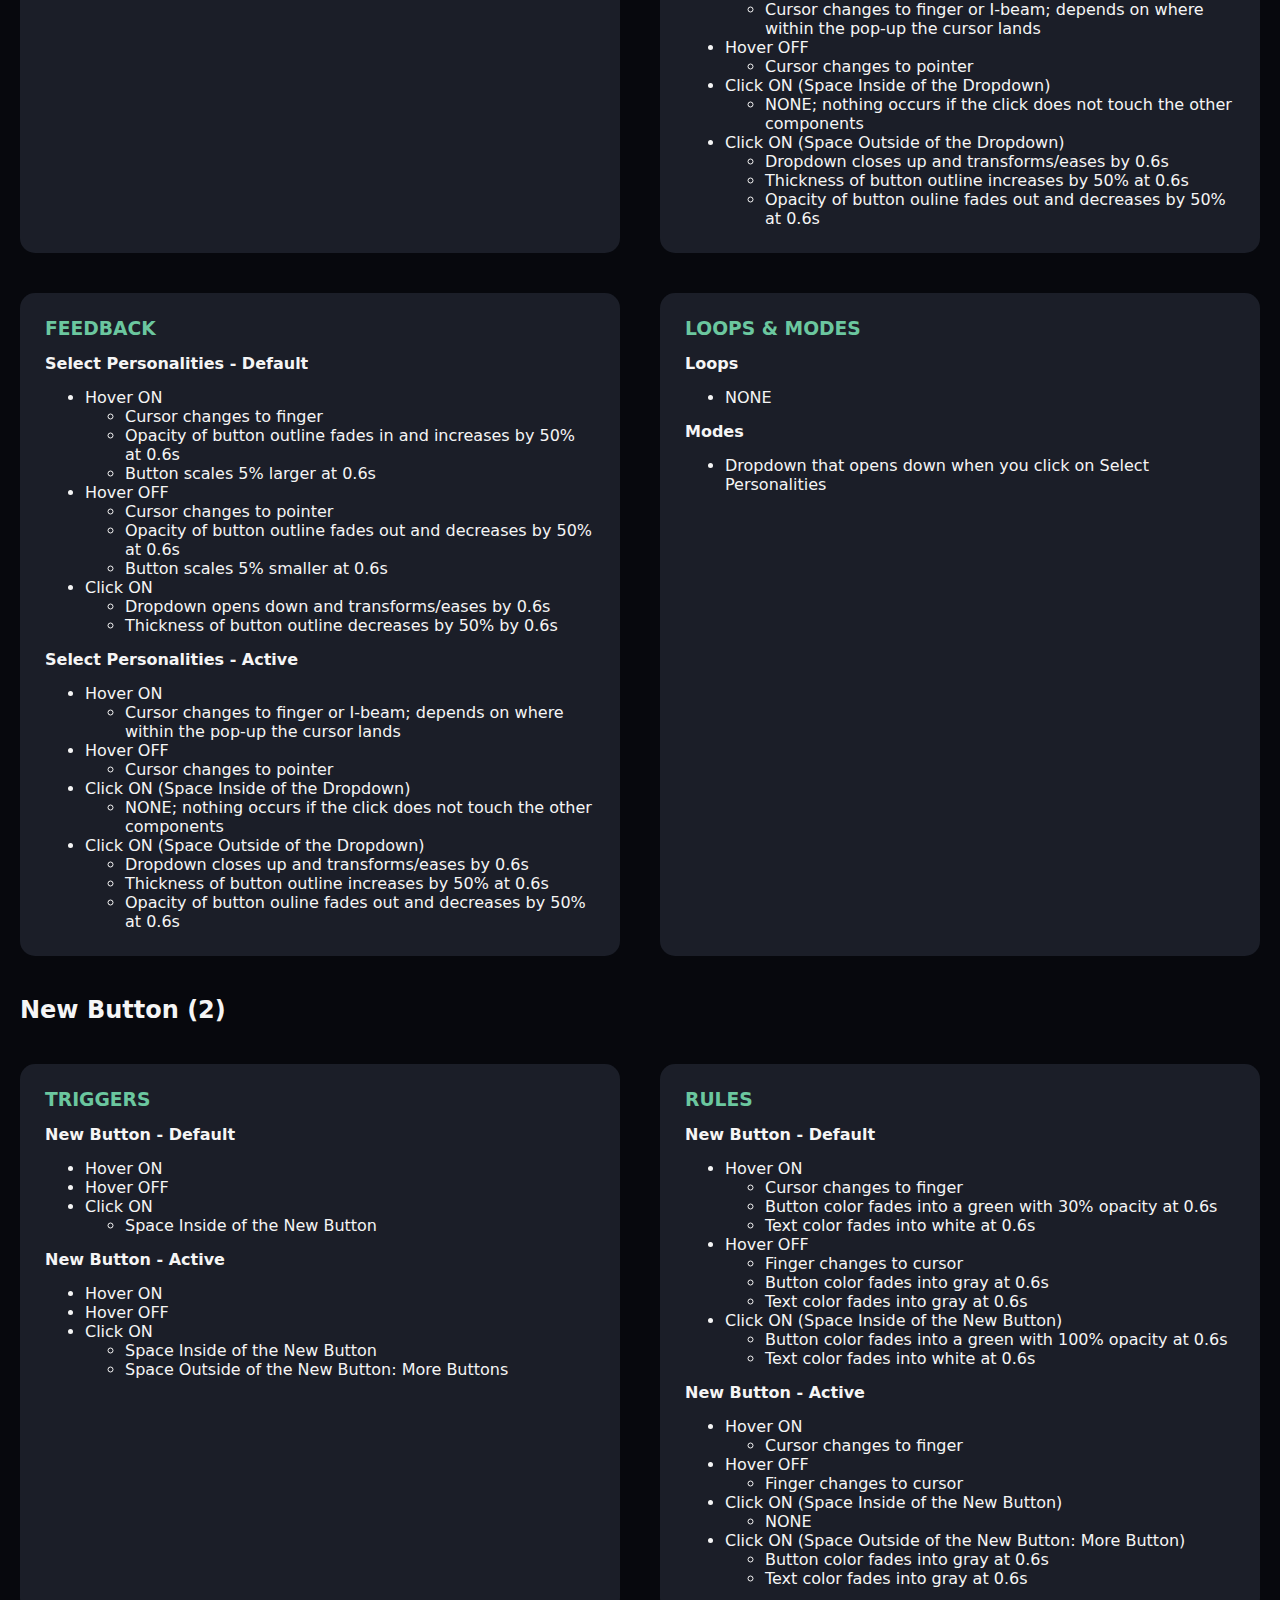
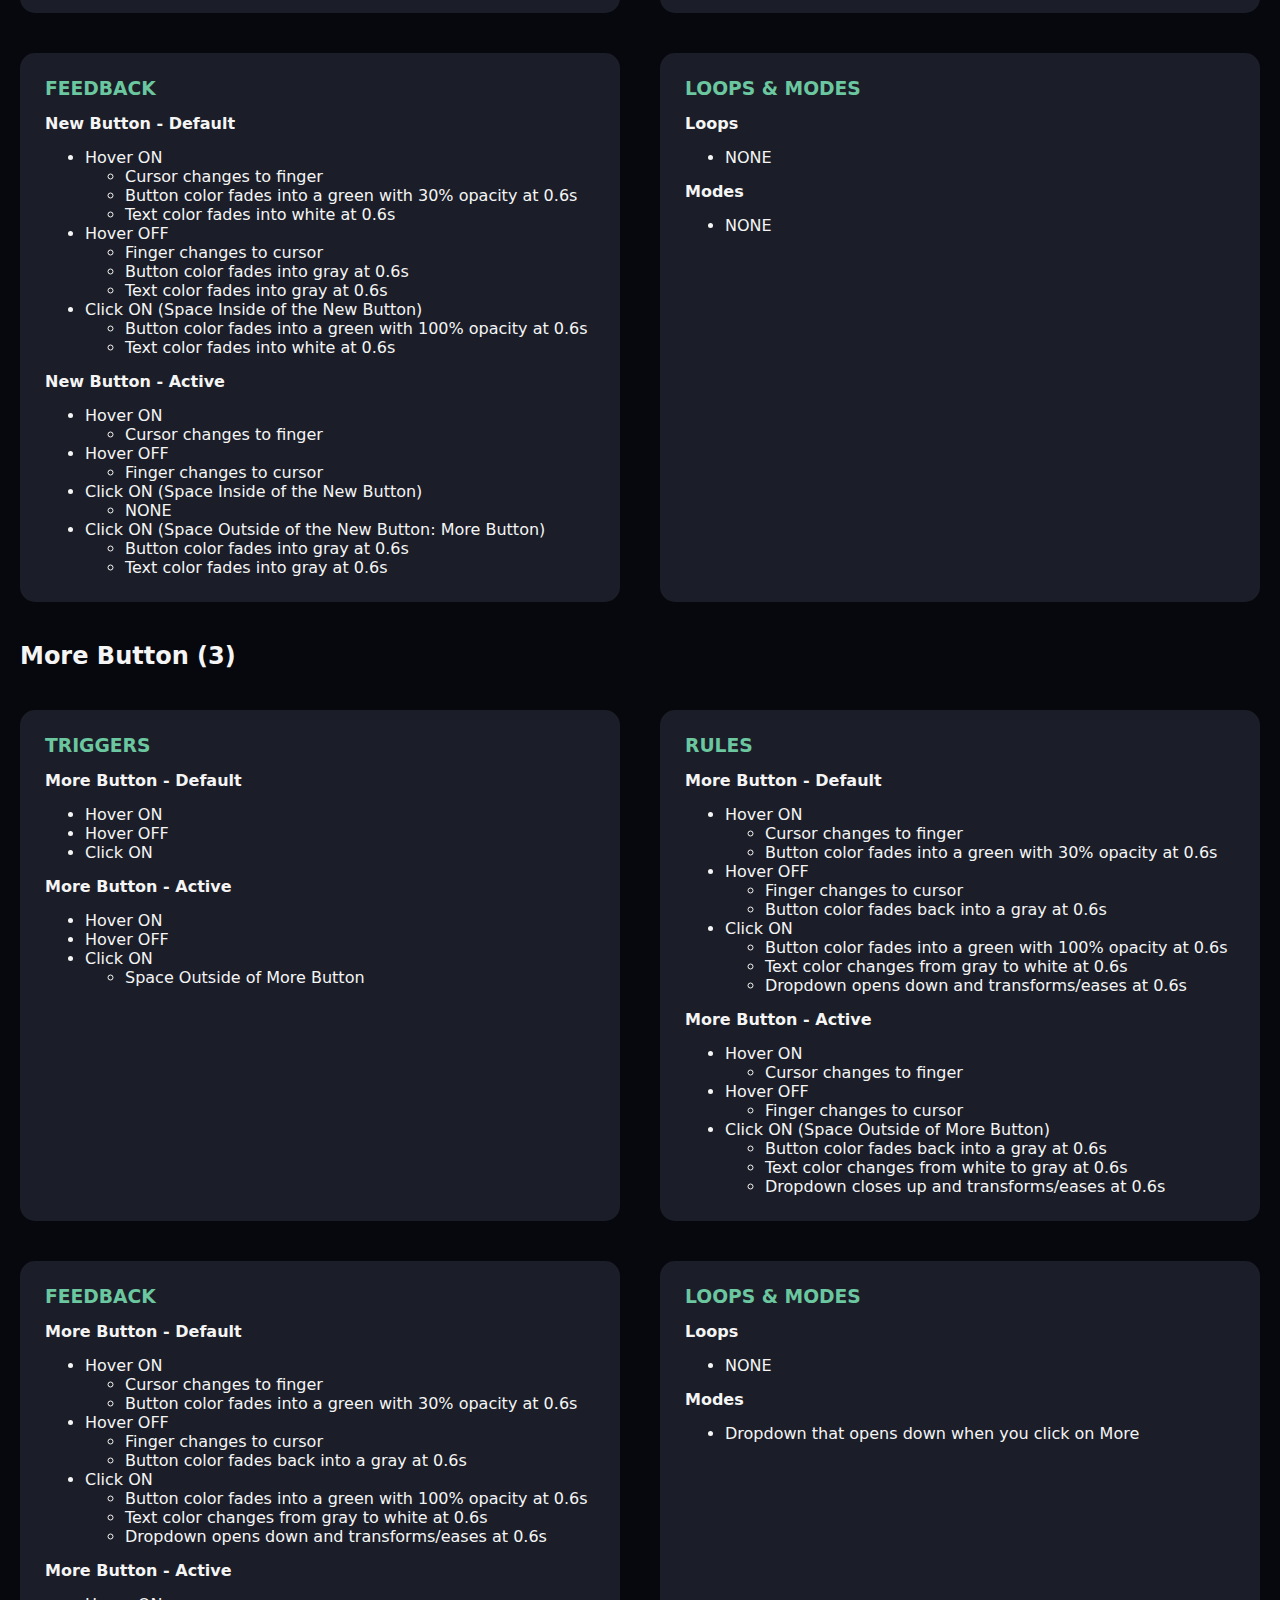
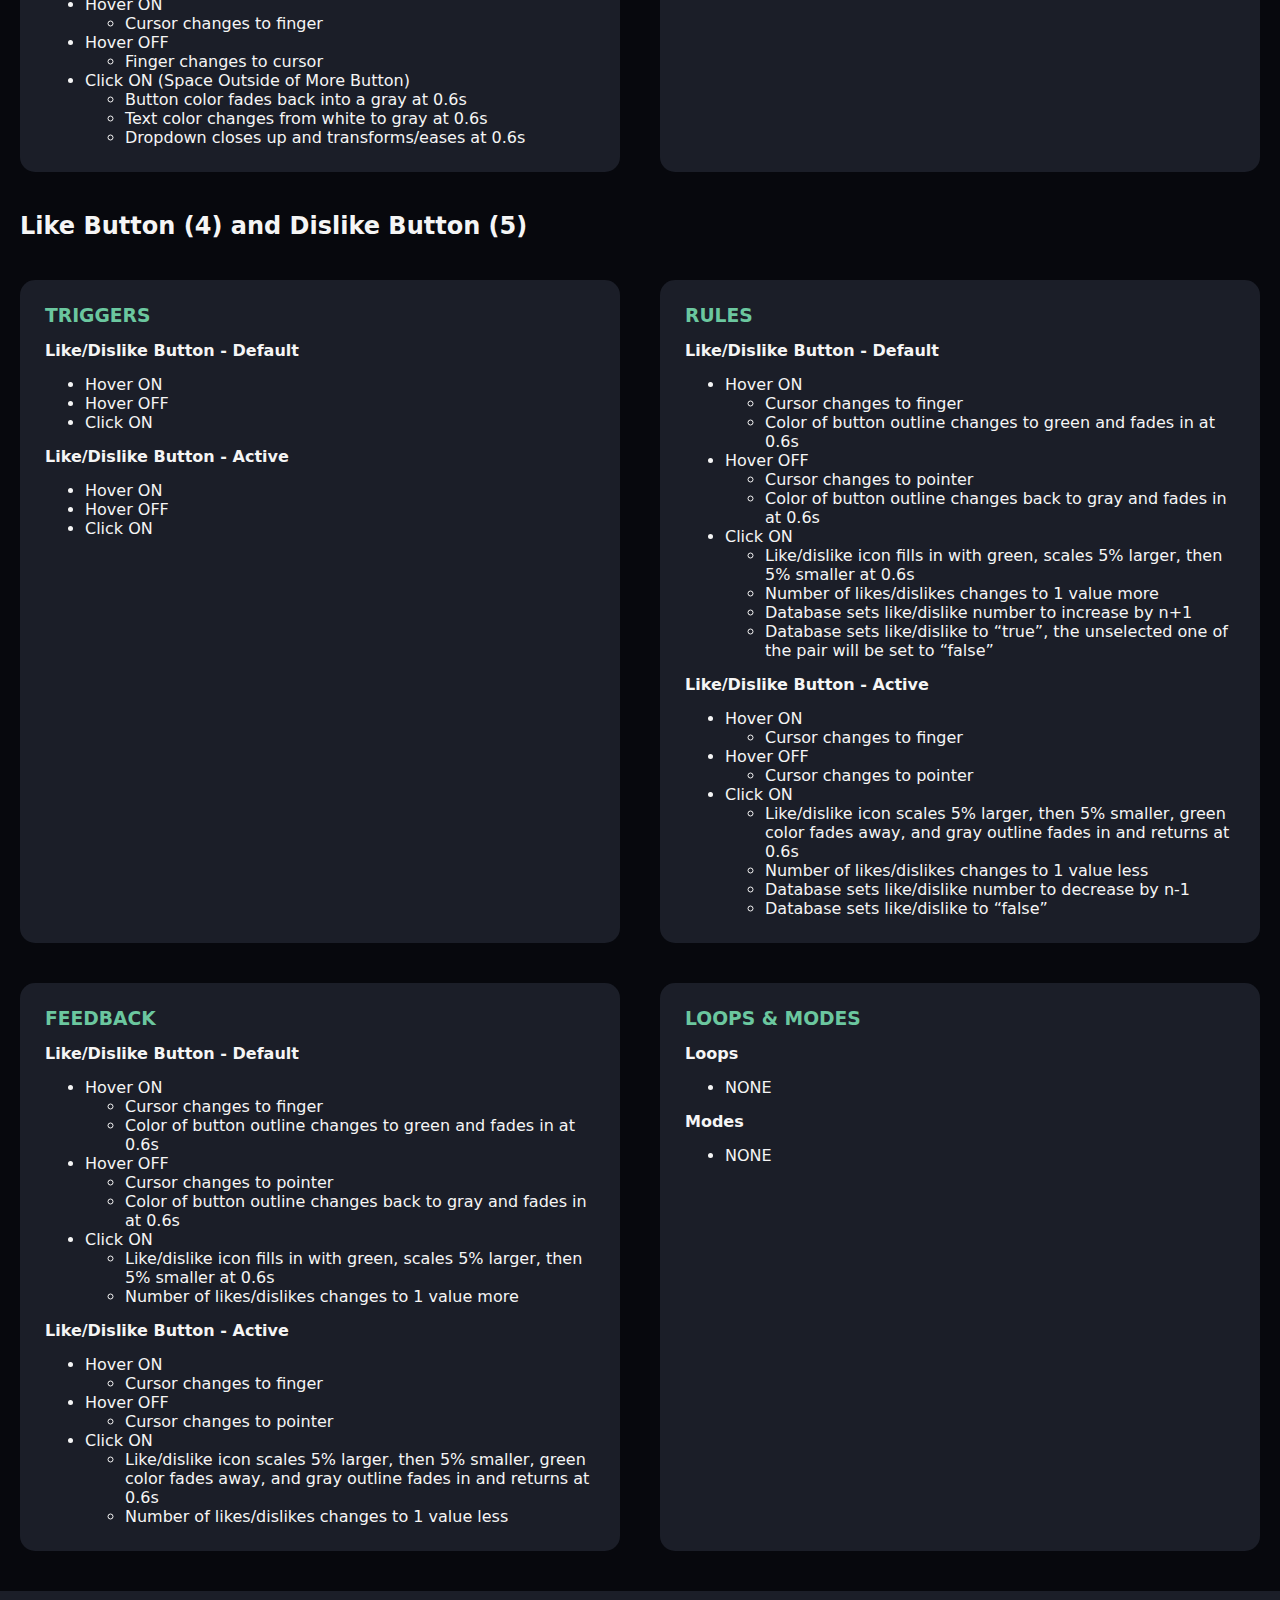
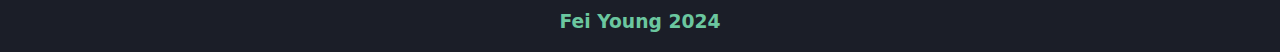
<file: idm241/final/build.html>
<!DOCTYPE html>
<html lang="en">
<head>
    <meta charset="UTF-8">
    <meta name="viewport" content="width=device-width, initial-scale=1.0">
    <title>IDM241 Final Build</title>
    <link href="css/styles.css" rel="stylesheet" type="text/css">
    <link rel="stylesheet" href="https://cdnjs.cloudflare.com/ajax/libs/font-awesome/6.0.0-beta3/css/all.min.css">
    <link href="https://fonts.googleapis.com/icon?family=Material+Icons" rel="stylesheet">
</head>

<body>
    <header>
        <div class="header">
            <img src="assets/logo.png" alt="personality database logo">
            <h1>IDM241 Final  Build</h1>
            <h2>Microinteractions for <a href="https://www.personality-database.com/en-US/profile/8817/kou-mabuchi-ao-haru-ride-mbti-personality-type" target="_blank">Personality Database</a></h2>
        </div>
    </header>

    <div class="container">
        <!-- Sidebar -->
        <div class="sidebar">
            <button class="collapsible">Select Personalities<span class="wide-chevron"></span></button>
            <input type="text" class="personality-input" placeholder="Or type directly..." style="display: none;">
            <div class="content">
                <p>Four Letter <span class="wide-caret"></span></p>
                <br>
                <button class="personality-button">ISTJ</button>
                <button class="personality-button">ESTJ</button>
                <button class="personality-button">ISFJ</button>
                <button class="personality-button">ESFJ</button>
                <button class="personality-button">ISFP</button>
                <button class="personality-button">ESFP</button>
                <button class="personality-button">ISTP</button>
                <button class="personality-button">ESTP</button>
                <button class="personality-button">INFJ</button>
                <button class="personality-button">ENFJ</button>
                <button class="personality-button">INFP</button>
                <button class="personality-button">ENFP</button>
                <button class="personality-button">INTP</button>
                <button class="personality-button">ENTP</button>
                <button class="personality-button">INTJ</button>
                <button class="personality-button">ENTJ</button>
                <div class="more-drop-downs">
                    <p>Enneagram <span class="wide-chevron"></p>
                    <p>Socionics <span class="wide-chevron"></p>
                </div>
            </div>
        </div>

        <!-- Post Content -->
        <div class="post-content">
            <div class="filters">
                <button class="filter-btn">New</button>
                <button class="filter-btn no-hover">Best</button>
                <button class="filter-btn no-hover">Top</button>
                <div class="filter-dropdown">
                    <!-- <button class="filter-btn more-btn">More<span class="wide-chevron"></span></button> -->
                    <div class="more">
                        <button class="filter-btn more-btn">More</button>
                        <div class="dropdown-content">
                            <button class="filter-btn2">Old</button>
                            <button class="filter-btn2">Debate</button>
                            <button class="filter-btn2">Mine</button>
                        </div>
                    </div>
                </div>
            </div>

            <div class="post">
                <div class="profile">
                    <img src="assets/pfp-min.jpeg" alt="Profile Picture">
                    <div class="profile-info">
                        <h3>Twiligh_🍉</h3>
                        <p>INFP 4w5 • Cardinal</p>
                    </div>
                    <span class="badge">• • •</span>
                </div>
                <span class="badge2">INFP</span>
                <p class="post-text">As a person who has seen all comic books and animations more than 10 times, I'm sure about it, he is a Fi-dom and E5 at the same time. However, I think he is unhealthy sx5.
                </p>
                <div class="post-footer">
                    <p>Last edit: 2 weeks ago</p>
                    <div class="button-container">
                        <div class="button-cell">
                            <div class="like-section" onclick="toggleSelection('like')">
                                <span id="like-count">0</span>
                                <span class="material-icons like-icon">thumb_up_off_alt</span>
                            </div>
                            <div class="separator"></div>
                            <div class="dislike-section" onclick="toggleSelection('dislike')">
                                <div class="icons">
                                    <span class="material-icons dislike-icon">thumb_down_off_alt</span>
                                </div>
                                <div class="dislike-number">
                                    <span id="dislike-count">0</span>
                                </div>
                            </div>
                        </div>
                    </div>
                </div>
            </div>
            <br>
            <div class="post">
                <div class="profile">
                    <img src="assets/pic2.png" alt="Profile Picture">
                    <div class="profile-info">
                        <h3>Soobin</h3>
                        <p>XXXX • Baron</p>
                    </div>
                    <span class="badge">• • •</span>
                </div>
                <span class="badge2">ISFP - IF(S) - SP4 - 4w5</span>
                <p class="post-text">Sp4 who’s mistyped as an e5.</p>
                <div class="post-footer">
                    <p>Last edit: 3 months ago</p>
                    <div class="button-container">
                        <div class="button-cell">
                            <div class="like-section" onclick="toggleSelection('like')">
                                <span id="like-count">0</span>
                                <span class="material-icons like-icon">thumb_up_off_alt</span>
                            </div>
                            <div class="separator"></div>
                            <div class="dislike-section" onclick="toggleSelection('dislike')">
                                <div class="icons">
                                    <span class="material-icons dislike-icon">thumb_down_off_alt</span>
                                </div>
                                <div class="dislike-number">
                                    <span id="dislike-count">0</span>
                                </div>
                            </div>
                        </div>
                    </div>
                </div>
            </div>
        </div>
    </div>
<hr>
<div class="title-section1">
    <h2>Select Personalities Dropdown Button (1)</h2>
</div>

<div class="grid-container">
    <div class="content-box">
        <h3>TRIGGERS</h3>
            <p><strong>Select Personalities - Default</strong></p>
                <ul>
                    <li>Hover ON</li>
                    <li>Hover OFF</li>
                    <li>Click ON</li>
                </ul>
            <p><strong>Select Personalities - Active</strong></p>
                <ul>
                    <li>Hover ON</li>
                    <li>Hover OFF</li>
                    <li>Click ON</li>
                        <ul>
                            <li>Space Inside of the Dropdown</li>
                            <li>Space Outside of the Dropdown</li>
                        </ul>
                </ul>
    </div>

    <div class="content-box">
        <h3>RULES</h3>
            <p><strong>Select Personalities - Default</strong></p>
                <ul>
                    <li>Hover ON</li>
                        <ul>
                            <li>Cursor changes to finger</li>
                            <li>Opacity of button outline fades in and increases by 50% at 0.6s</li>
                            <li>Button scales 5% larger at 0.6s</li>
                        </ul>
                    <li>Hover OFF</li>
                        <ul>
                            <li>Cursor changes to pointer</li>
                            <li>Opacity of button outline fades out and decreases by 50% at 0.6s</li>
                            <li>Button scales 5% smaller at 0.6s</li>
                        </ul>
                    <li>Click ON</li>
                        <ul>
                            <li>Dropdown opens down and transforms/eases by 0.6s </li>
                            <li>Thickness of button outline decreases by 50% by 0.6s</li>
                        </ul>
                </ul>
            <p><strong>Select Personalities - Active</strong></p>
                <ul>
                    <li>Hover ON</li>
                        <ul>
                            <li>Cursor changes to finger or I-beam; depends on where within the pop-up the cursor lands</li>
                        </ul>
                    <li>Hover OFF</li>
                        <ul>
                            <li>Cursor changes to pointer</li>
                        </ul>
                    <li>Click ON (Space Inside of the Dropdown)</li>
                        <ul>
                            <li>NONE; nothing occurs if the click does not touch the other components</li>
                        </ul>
                    <li>Click ON (Space Outside of the Dropdown)</li>
                        <ul>
                            <li>Dropdown closes up and transforms/eases by 0.6s</li>
                            <li>Thickness of button outline increases by 50% at 0.6s</li>
                            <li>Opacity of button ouline fades out and decreases by 50% at 0.6s</li>
                        </ul>
                </ul>
    </div>

    <div class="content-box">
        <h3>FEEDBACK</h3>
        <p><strong>Select Personalities - Default</strong></p>
        <ul>
            <li>Hover ON</li>
                <ul>
                    <li>Cursor changes to finger</li>
                    <li>Opacity of button outline fades in and increases by 50% at 0.6s</li>
                    <li>Button scales 5% larger at 0.6s</li>
                </ul>
            <li>Hover OFF</li>
                <ul>
                    <li>Cursor changes to pointer</li>
                    <li>Opacity of button outline fades out and decreases by 50% at 0.6s</li>
                    <li>Button scales 5% smaller at 0.6s</li>
                </ul>
            <li>Click ON</li>
                <ul>
                    <li>Dropdown opens down and transforms/eases by 0.6s </li>
                    <li>Thickness of button outline decreases by 50% by 0.6s</li>
                </ul>
        </ul>
    <p><strong>Select Personalities - Active</strong></p>
        <ul>
            <li>Hover ON</li>
                <ul>
                    <li>Cursor changes to finger or I-beam; depends on where within the pop-up the cursor lands</li>
                </ul>
            <li>Hover OFF</li>
                <ul>
                    <li>Cursor changes to pointer</li>
                </ul>
            <li>Click ON (Space Inside of the Dropdown)</li>
                <ul>
                    <li>NONE; nothing occurs if the click does not touch the other components</li>
                </ul>
            <li>Click ON (Space Outside of the Dropdown)</li>
                <ul>
                    <li>Dropdown closes up and transforms/eases by 0.6s</li>
                    <li>Thickness of button outline increases by 50% at 0.6s</li>
                    <li>Opacity of button ouline fades out and decreases by 50% at 0.6s</li>
                </ul>
        </ul>
    </div>

    <div class="content-box">
        <h3>LOOPS &amp; MODES</h3>
            <p><strong>Loops</strong></p>
                <ul>
                    <li>NONE</li>
                </ul>
            <p><strong>Modes</strong></p>
                <ul>
                    <li>Dropdown that opens down when you click on Select Personalities</li>
                </ul>
    </div>
</div>
<!-- -----------------------------------------------------------------  -->
<div class="title-section">
    <h2>New Button (2)</h2>
</div>

<div class="grid-container">
    <div class="content-box">
        <h3>TRIGGERS</h3>
            <p><strong>New Button - Default</strong></p>
                <ul>
                    <li>Hover ON</li>
                    <li>Hover OFF</li>
                    <li>Click ON</li>
                        <ul>
                            <li>Space Inside of the New Button</li>
                        </ul>
                </ul>
            <p><strong>New Button - Active</strong></p>
                <ul>
                    <li>Hover ON</li>
                    <li>Hover OFF</li>
                    <li>Click ON</li>
                        <ul>
                            <li>Space Inside of the New Button</li>
                            <li>Space Outside of the New Button: More Buttons</li>
                        </ul>
                </ul>
    </div>

    <div class="content-box">
        <h3>RULES</h3>
            <p><strong>New Button - Default</strong></p>
                <ul>
                    <li>Hover ON</li>
                        <ul>
                            <li>Cursor changes to finger</li>
                            <li>Button color fades into a green with 30% opacity at 0.6s</li>
                            <li>Text color fades into white at 0.6s</li>
                        </ul>
                    <li>Hover OFF</li>
                        <ul>
                            <li>Finger changes to cursor</li>
                            <li>Button color fades into gray at 0.6s</li>
                            <li>Text color fades into gray at 0.6s</li>
                        </ul>
                    <li>Click ON (Space Inside of the New Button)</li>
                        <ul>
                            <li>Button color fades into a green with 100% opacity at 0.6s</li>
                            <li>Text color fades into white at 0.6s</li>
                        </ul>
                </ul>
            <p><strong>New Button - Active</strong></p>
                <ul>
                    <li>Hover ON</li>
                        <ul>
                            <li>Cursor changes to finger</li>
                        </ul>
                    <li>Hover OFF</li>
                        <ul>
                            <li>Finger changes to cursor</li>
                        </ul>
                    <li>Click ON (Space Inside of the New Button)</li>
                        <ul>
                            <li>NONE</li>
                        </ul>
                    <li>Click ON (Space Outside of the New Button: More Button)</li>
                        <ul>
                            <li>Button color fades into gray at 0.6s</li>
                            <li>Text color fades into gray at 0.6s</li>
                        </ul>
                </ul>
    </div>

    <div class="content-box">
        <h3>FEEDBACK</h3>
        <p><strong>New Button - Default</strong></p>
        <ul>
            <li>Hover ON</li>
                <ul>
                    <li>Cursor changes to finger</li>
                    <li>Button color fades into a green with 30% opacity at 0.6s</li>
                    <li>Text color fades into white at 0.6s</li>
                </ul>
            <li>Hover OFF</li>
                <ul>
                    <li>Finger changes to cursor</li>
                    <li>Button color fades into gray at 0.6s</li>
                    <li>Text color fades into gray at 0.6s</li>
                </ul>
            <li>Click ON (Space Inside of the New Button)</li>
                <ul>
                    <li>Button color fades into a green with 100% opacity at 0.6s</li>
                    <li>Text color fades into white at 0.6s</li>
                </ul>
        </ul>
    <p><strong>New Button - Active</strong></p>
        <ul>
            <li>Hover ON</li>
                <ul>
                    <li>Cursor changes to finger</li>
                </ul>
            <li>Hover OFF</li>
                <ul>
                    <li>Finger changes to cursor</li>
                </ul>
            <li>Click ON (Space Inside of the New Button)</li>
                <ul>
                    <li>NONE</li>
                </ul>
            <li>Click ON (Space Outside of the New Button: More Button)</li>
                <ul>
                    <li>Button color fades into gray at 0.6s</li>
                    <li>Text color fades into gray at 0.6s</li>
                </ul>
        </ul>
    </div>

    <div class="content-box">
        <h3>LOOPS &amp; MODES</h3>
            <p><strong>Loops</strong></p>
                <ul>
                    <li>NONE</li>
                </ul>
            <p><strong>Modes</strong></p>
                <ul>
                    <li>NONE</li>
                </ul>
    </div>
</div>
<!-- -----------------------------------------------------------------  -->
<div class="title-section">
    <h2>More Button (3)</h2>
</div>

<div class="grid-container">
    <div class="content-box">
        <h3>TRIGGERS</h3>
            <p><strong>More Button - Default</strong></p>
                <ul>
                    <li>Hover ON</li>
                    <li>Hover OFF</li>
                    <li>Click ON</li>
                </ul>
            <p><strong>More Button - Active</strong></p>
                <ul>
                    <li>Hover ON</li>
                    <li>Hover OFF</li>
                    <li>Click ON</li>
                        <ul>
                            <li>Space Outside of More Button</li>
                        </ul>
                </ul>
    </div>

    <div class="content-box">
        <h3>RULES</h3>
            <p><strong>More Button - Default</strong></p>
                <ul>
                    <li>Hover ON</li>
                        <ul>
                            <li>Cursor changes to finger</li>
                            <li>Button color fades into a green with 30% opacity at 0.6s</li>
                        </ul>
                    <li>Hover OFF</li>
                        <ul>
                            <li>Finger changes to cursor</li>
                            <li>Button color fades back into a gray at 0.6s</li>
                        </ul>
                    <li>Click ON</li>
                        <ul>
                            <li>Button color fades into a green with 100% opacity at 0.6s</li>
                            <li>Text color changes from gray to white at 0.6s</li>
                            <li>Dropdown opens down and transforms/eases at 0.6s</li>
                        </ul>
                </ul>
            <p><strong>More Button - Active</strong></p>
                <ul>
                    <li>Hover ON</li>
                        <ul>
                            <li>Cursor changes to finger</li>
                        </ul>
                    <li>Hover OFF</li>
                        <ul>
                            <li>Finger changes to cursor</li>
                        </ul>
                    <li>Click ON (Space Outside of More Button)</li>
                        <ul>
                            <li>Button color fades back into a gray at 0.6s</li>
                            <li>Text color changes from white to gray at 0.6s</li>
                            <li>Dropdown closes up and transforms/eases at 0.6s</li>
                        </ul>
                </ul>
    </div>

    <div class="content-box">
        <h3>FEEDBACK</h3>
    <p><strong>More Button - Default</strong></p>
        <ul>
            <li>Hover ON</li>
                <ul>
                    <li>Cursor changes to finger</li>
                    <li>Button color fades into a green with 30% opacity at 0.6s</li>
                </ul>
            <li>Hover OFF</li>
                <ul>
                    <li>Finger changes to cursor</li>
                    <li>Button color fades back into a gray at 0.6s</li>
                </ul>
            <li>Click ON</li>
                <ul>
                    <li>Button color fades into a green with 100% opacity at 0.6s</li>
                    <li>Text color changes from gray to white at 0.6s</li>
                    <li>Dropdown opens down and transforms/eases at 0.6s</li>
                </ul>
        </ul>
    <p><strong>More Button - Active</strong></p>
        <ul>
            <li>Hover ON</li>
                <ul>
                    <li>Cursor changes to finger</li>
                </ul>
            <li>Hover OFF</li>
                <ul>
                    <li>Finger changes to cursor</li>
                </ul>
            <li>Click ON (Space Outside of More Button)</li>
                <ul>
                    <li>Button color fades back into a gray at 0.6s</li>
                    <li>Text color changes from white to gray at 0.6s</li>
                    <li>Dropdown closes up and transforms/eases at 0.6s</li>
                </ul>
        </ul>
    </div>

    <div class="content-box">
        <h3>LOOPS &amp; MODES</h3>
            <p><strong>Loops</strong></p>
                <ul>
                    <li>NONE</li>
                </ul>
            <p><strong>Modes</strong></p>
                <ul>
                    <li>Dropdown that opens down when you click on More</li>
                </ul>
    </div>
</div>
<!-- -----------------------------------------------------------------  -->
<div class="title-section">
    <h2>Like Button (4) and Dislike Button (5)</h2>
</div>

<div class="grid-container">
    <div class="content-box">
        <h3>TRIGGERS</h3>
            <p><strong>Like/Dislike Button - Default</strong></p>
                <ul>
                    <li>Hover ON</li>
                    <li>Hover OFF</li>
                    <li>Click ON</li>
                </ul>
            <p><strong>Like/Dislike Button - Active</strong></p>
                <ul>
                    <li>Hover ON</li>
                    <li>Hover OFF</li>
                    <li>Click ON</li>
                </ul>
    </div>

    <div class="content-box">
        <h3>RULES</h3>
            <p><strong>Like/Dislike Button - Default</strong></p>
                <ul>
                    <li>Hover ON</li>
                        <ul>
                            <li>Cursor changes to finger</li>
                            <li>Color of button outline changes to green and fades in at 0.6s</li>
                        </ul>
                    <li>Hover OFF</li>
                        <ul>
                            <li>Cursor changes to pointer</li>
                            <li>Color of button outline changes back to gray and fades in at 0.6s</li>
                        </ul>
                    <li>Click ON</li>
                        <ul>
                            <li>Like/dislike icon fills in with green, scales 5% larger, then 5% smaller at 0.6s </li>
                            <li>Number of likes/dislikes changes to 1 value more</li>
                            <li>Database sets like/dislike number to increase by n+1</li>
                            <li>Database sets like/dislike to “true”, the unselected one of the pair will be set to “false”</li>
                        </ul>
                </ul>
            <p><strong>Like/Dislike Button - Active</strong></p>
                <ul>
                    <li>Hover ON</li>
                        <ul>
                            <li>Cursor changes to finger</li>
                        </ul>
                    <li>Hover OFF</li>
                        <ul>
                            <li>Cursor changes to pointer</li>
                        </ul>
                    <li>Click ON</li>
                        <ul>
                            <li>Like/dislike icon scales 5% larger, then 5% smaller, green color fades away, and gray outline fades in and returns at 0.6s</li>
                            <li>Number of likes/dislikes changes to 1 value less</li>
                            <li>Database sets like/dislike number to decrease by n-1</li>
                            <li>Database sets like/dislike to “false”</li>
                        </ul>
                </ul>
    </div>

    <div class="content-box">
        <h3>FEEDBACK</h3>
    <p><strong>Like/Dislike Button - Default</strong></p>
        <ul>
            <li>Hover ON</li>
                <ul>
                    <li>Cursor changes to finger</li>
                    <li>Color of button outline changes to green and fades in at 0.6s</li>
                </ul>
            <li>Hover OFF</li>
                <ul>
                    <li>Cursor changes to pointer</li>
                    <li>Color of button outline changes back to gray and fades in at 0.6s</li>
                </ul>
            <li>Click ON</li>
                <ul>
                    <li>Like/dislike icon fills in with green, scales 5% larger, then 5% smaller at 0.6s </li>
                    <li>Number of likes/dislikes changes to 1 value more</li>
                </ul>
        </ul>
    <p><strong>Like/Dislike Button - Active</strong></p>
        <ul>
            <li>Hover ON</li>
                <ul>
                    <li>Cursor changes to finger</li>
                </ul>
            <li>Hover OFF</li>
                <ul>
                    <li>Cursor changes to pointer</li>
                </ul>
            <li>Click ON</li>
                <ul>
                    <li>Like/dislike icon scales 5% larger, then 5% smaller, green color fades away, and gray outline fades in and returns at 0.6s</li>
                    <li>Number of likes/dislikes changes to 1 value less</li>
                </ul>
        </ul>
    </div>

    <div class="content-box">
        <h3>LOOPS &amp; MODES</h3>
            <p><strong>Loops</strong></p>
                <ul>
                    <li>NONE</li>
                </ul>
            <p><strong>Modes</strong></p>
                <ul>
                    <li>NONE</li>
                </ul>
    </div>
</div>

    <footer>
        <h3>Fei Young 2024</h3>
    </footer>
    <script src="scripts.js"></script> <!-- Link to external JavaScript file -->
</body>

</html>
</file>
<file: idm241/css/styles.css>
/*still need to add all of the colors*/
:root {
    --light-green: #6bc79f;
    --dark-green: #112c20;
    --light-black: #1b1e28;
    --dark-black: #07080d;
    --light-orange: #ffcf0a;
    --dark-orange: #fa9d64;
}

/*global reset*/
* {
    margin: 0;
    box-sizing: border-box;
}

/*header*/
.header {
    background-color: #232327;
    text-align: center;
    padding: 25px;
}

header img {
    width: 90px;

}

header a:visited {
    color: var(--dark-orange);
}

header a {
    color: var(--light-orange);
}

/*footer*/
/*I want to add a link to my portfolio after I update it*/
footer {
    background-color: var(--light-black);
    text-align: center;
    padding: 20px;
    margin: 20px 0px 0px 0px;
}
/*video*/ 
video { 
    display: block;
    margin: 0 auto;
    width: 80%;
    height: auto;
    max-width: 80%;
}

/*mock ups*/ 
.mock-ups img {
    max-width: 100%; 
    height: auto;
    margin: 10px;
}

.mock-ups {
    display: flex;
    flex-wrap: wrap;
    justify-content: center;
}

/*general body*/
body {
    background-color: var(--dark-black);
    color:whitesmoke; /*temporary white bc this is lowkey obnoxious*/
    font-family: system-ui, -apple-system, BlinkMacSystemFont, 'Segoe UI', Roboto, Oxygen, Ubuntu, Cantarell, 'Open Sans', 'Helvetica Neue', sans-serif;
}

.content-box {
    padding:25px;
    border: 2px;
    border-color: var(--light-black);
    background-color: var(--light-black);
    margin: 20px;
    border-radius: 15px;
}

.content-box nav {
    padding:25px;
    border: 2px;
    border-color: var(--light-black);
    background-color: var(--light-black);
    margin: 20px;
    border-radius: 15px;
    font-size: 25px;
}

nav a:visited {
    color: var(--dark-orange);
}

nav a {
    color: var(--light-orange);
}

h3 {
    color: var(--light-green);
}

p {
    margin: 15px 0px;
}

/*media queries*/

.grid-container {
    display: grid;
    grid-template-columns: repeat(4, 1fr);
}

@media (max-width: 904px) {
    .grid-container {
        grid-template-columns: repeat(2, 2fr);
    }
}

@media (max-width: 645px) {
    .grid-container {
        grid-template-columns: repeat(1, 4fr);
    }
}
</file>
<file: idm241/css/casestudy.css>
:root {
    --light-green: #6bc79f;
    --dark-green: #112c20;
    --hover-green: #1E3030; 
    --light-black: #1b1e28;
    --dark-black: #07080d;
    --gray: #262626;
    --border-gray: #434343;  
    --inside-border-gray: #15171F; 
    --light-orange: #ffcf0a;
    --dark-orange: #fa9d64;
}

/*global reset*/
* {
    margin: 0;
    box-sizing: border-box;
}

/*links*/
a:visited {
    color: var(--dark-orange);
}

a {
    color: var(--light-orange);
}

/*hero img and other imgs*/
.hero img {
    width: 100%;
}

.info img {
    width: 100%;
    padding: 0px 20px 20px 20px;
}

/*general body*/

.casestudy {
    padding: 0% 20%;
}

body {
    background-color: var(--dark-black);
    color:whitesmoke; 
    font-family: system-ui, -apple-system, BlinkMacSystemFont, 'Segoe UI', Roboto, Oxygen, Ubuntu, Cantarell, 'Open Sans', 'Helvetica Neue', sans-serif;
}

h1 {
    text-align: center;
    margin: 20px 20px 10px 20px;
    color: var(--light-green);
}

h2 {
    margin: 0px 20px 20px 20px;
    text-align: center;
    color: var(--light-orange);
}

p {
    margin: 0px 20px 20px 20px;
}

/*info*/
.info h2 {
    text-align: left;
    color: var(--light-green);
}

.info h3 {
    text-align: left;
    color: var(--light-orange);
    margin: 0px 20px 20px 20px;
}

.info h4 {
    text-align: left;
    color: whitesmoke;
    margin: 0px 20px 20px 20px;
}

.info ul li {
    text-align: left;
    color: whitesmoke;
    margin: 0px 20px 20px 20px;
}

.info a {
    text-align: left;
    margin: 0px 20px 20px 20px;
}

.info p {
    text-align: left;
    margin: 0px 20px 20px 20px;
}

.back-to-top {
    position: fixed;
    bottom: 40px;
    right: 20px;
    background-color: var(--dark-green);
    color: whitesmoke;
    border: none;
    padding: 15px;
    font-size: 18px;
    border-radius:30px;
    cursor: pointer;
    display: none; /* Hidden by default */
    z-index: 1000;
}

.back-to-top:hover {
    background-color: var(--light-green);
}

/*footer*/
footer {
    background-color: #15171F;
    text-align: center;
    padding: 20px;
    margin: 20px 0px 0px 0px;
}

@media (max-width: 2108px) {
    .casestudy {
        padding: 0% 10%;
    }
}
</file>
<file: idm241/css/final.css>
/*still need to add all of the colors*/
:root {
    --light-green: #6bc79f;
    --dark-green: #112c20;
    --light-black: #1b1e28;
    --dark-black: #07080d;
    --light-orange: #ffcf0a;
    --dark-orange: #fa9d64;
}

/*global reset*/
* {
    margin: 0;
    box-sizing: border-box;
}

/*header*/
.header {
    background-color: #232327;
    text-align: center;
    padding: 25px;
}

header img {
    width: 90px;

}

header a:visited {
    color: var(--dark-orange);
}

header a {
    color: var(--light-orange);
}

/*footer*/
/*I want to add a link to my portfolio after I update it*/
footer {
    background-color: var(--light-black);
    text-align: center;
    padding: 20px;
    margin: 20px 0px 0px 0px;
}
/*video*/ 
video { 
    display: block;
    margin: 0 auto;
    width: 80%;
    height: auto;
    max-width: 80%;
}

/*mock ups*/ 
.mock-ups img {
    max-width: 100%; 
    height: auto;
    margin: 10px;
}

.mock-ups {
    display: flex;
    flex-wrap: wrap;
    justify-content: center;
}

/*general body*/
body {
    background-color: var(--dark-black);
    color:whitesmoke; /*temporary white bc this is lowkey obnoxious*/
    font-family: system-ui, -apple-system, BlinkMacSystemFont, 'Segoe UI', Roboto, Oxygen, Ubuntu, Cantarell, 'Open Sans', 'Helvetica Neue', sans-serif;
}

.content-box {
    padding:25px;
    border: 2px;
    border-color: var(--light-black);
    background-color: var(--light-black);
    margin: 20px;
    border-radius: 15px;
}

.content-box nav {
    padding:25px;
    border: 2px;
    border-color: var(--light-black);
    background-color: var(--light-black);
    margin: 20px;
    border-radius: 15px;
    font-size: 25px;
}

nav a:visited {
    color: var(--dark-orange);
}

nav a {
    color: var(--light-orange);
}

h3 {
    color: var(--light-green);
}

p {
    margin: 15px 0px;
}

/*media queries*/

.grid-container {
    display: grid;
    grid-template-columns: repeat(2, 2fr);
}

@media (max-width: 904px) {
    .grid-container {
        grid-template-columns: repeat(2, 2fr);
    }
}

@media (max-width: 645px) {
    .grid-container {
        grid-template-columns: repeat(1, 4fr);
    }
}
</file>
<file: idm241/alpha/css/styles.css>
:root {
    --light-green: #6bc79f;
    --dark-green: #112c20;
    --light-black: #1b1e28;
    --dark-black: #07080d;
    --gray: #262626; 
    --light-orange: #ffcf0a;
    --dark-orange: #fa9d64;
}

/*global reset*/
* {
    margin: 0;
    box-sizing: border-box;
}

/*header*/
.header {
    background-color: #232327;
    text-align: center;
    padding: 25px;
}

header img {
    width: 90px;

}

header a:visited {
    color: var(--dark-orange);
}

header a {
    color: var(--light-orange);
}

/*links*/
nav a:visited {
    color: var(--dark-orange);
}

nav a {
    color: var(--light-orange);
}

/*general body*/
body {
    background-color: var(--dark-black);
    color:whitesmoke; 
    font-family: system-ui, -apple-system, BlinkMacSystemFont, 'Segoe UI', Roboto, Oxygen, Ubuntu, Cantarell, 'Open Sans', 'Helvetica Neue', sans-serif;
}

h3 {
    color: var(--light-green);
}

p {
    margin: 15px 0px;
}

/*collapsible*/
.collapsible {
    background-color: var(--dark-black);
    color: var(--light-green);
    cursor: pointer;
    padding: 10px 49px;
    width: 252px;
    border: 2.5px solid var(--dark-green);
    text-align: center;
    align-items: center;
    outline: none;
    font-size: 15px;
    border-radius: 30px;
    margin: 20px 20px 0px 20px; /*margin: 20px auto 0px auto;*/
    display: block;
    transition: border-radius 0.3s ease;
}

/* .active, .collapsible:hover {
    background-color: var(--dark-black);
    border: 2.5px solid var(--light-green);
} */

.collapsible.active {
    border-radius: 30px 30px 0 0; /* round top corners only when active */
}

.collapsible:hover {
    background-color: var(--dark-black);
    border: 2.5px solid var(--light-green);
}

/*caret and chevron*/
.wide-caret::before {
    content: "^"; 
    display: inline-block;
    font-size: 15px; 
    transform: scaleX(1.7); 
    margin-left: 5px; 
    font-weight: lighter;
}

.wide-chevron::before {
    content: "^"; 
    display: inline-block;
    font-size: 15px; 
    transform: scaleX(1.7) rotate(180deg); 
    margin-left: 10px; 
    font-weight: lighter;
}

/*content*/
.content {
    max-height: 0; /* to hide the extra info */ 
    overflow: hidden;
    background-color: var(--dark-black);
    border-radius: 0 0 30px 30px; /* rounded bottom corners */
    width: 252px; /* matches the width of the button */
    padding: 0 10px; /* adjust padding inside the content */
    display: grid;
    grid-template-columns: repeat(2, 1fr);
    gap: 10px 0px;
    justify-items: center; 
    /* transition: max-height 0.3s ease, padding 0.3s ease; */
}

.content.show {
    max-height: none; /* allows content to take its natural height, maybe add scrolling? */
    padding: 20px 10px;
    border-top: none; 
    border-left: 2px solid var(--light-green);  /*2 instead of 2.5 to make it thinner */
    border-right: 2px solid var(--light-green); 
    border-bottom: 2px solid var(--light-green); 
}

.content p {
    color: whitesmoke;
    margin: 0px;
    font-size: 14px;
}

/*context box*/ 
.content-box {
    padding:25px;
    border: 2px;
    border-color: var(--light-black);
    background-color: var(--light-black);
    margin: 20px;
    border-radius: 15px;
}

.content-box nav {
    padding:25px;
    border: 2px;
    border-color: var(--light-black);
    background-color: var(--light-black);
    margin: 20px;
    border-radius: 15px;
    font-size: 25px;
}

/*personality input*/ 
.personality-input {
    display: none; /* initially hidden */
    background-color: var(--dark-black);
    color: var(--light-green);
    padding: 10px 20px 5px 20px;
    margin-top: 20px;
    width: 252px;
    border: 2px solid var(--light-green);  
    border-bottom-color: var(--gray); /* border bottom none to  remove the bottom border */
    border-radius: 30px; /* initially fully rounded */
    font-size: 15px;
    outline: none;
    transition: border-color 0.3s ease;
    text-align: center;
}

.personality-input.flat-bottom {
    border-radius: 30px 30px 0 0; /* round top corners only */
}

.personality-input:focus {
    border-color: var(--light-green);
    /* background-color: var(--light-black); change background on focus */
}

/*personality buttons */
button.personality-button {
    padding:13px 10px;
    background-color: var(--gray);
    color: whitesmoke !important;
    border: none;
    border-radius: 30px;
    cursor: pointer;
    color: var(--dark-black);
    text-align: center;
    width: 90%;
    outline: none;
}

/* button.personality-button:hover {
    background-color: var(--dark-green);
    color: white;
} */

/*more drop downs*/ 
.more-drop-downs {
    display: block; /* it still follows the grid */
    width: 100%;
    margin:0px; 
    color: whitesmoke; 
    padding: 10px; 
    display: grid;
    grid-template-columns: repeat(1, 1fr); 
}

/*microinteraction*/
.microinteraction {
    display: flex; 
    flex-direction: column; /* stack items vertically */
    justify-content: center; /* center items horizontally */
    align-items: center; /* center items vertically */
    margin: 20px auto;
}

/*footer*/
footer {
    background-color: var(--light-black);
    text-align: center;
    padding: 20px;
    margin: 20px 0px 0px 0px;
}

/*video*/ 
/* video { 
    display: block;
    margin: 0 auto;
    width: 80%;
    height: auto;
    max-width: 80%;
} */

/*media queries*/
.grid-container {
    display: grid;
    grid-template-columns: repeat(4, 1fr);
}

@media (max-width: 904px) {
    .grid-container {
        grid-template-columns: repeat(2, 2fr);
    }
}

@media (max-width: 645px) {
    .grid-container {
        grid-template-columns: repeat(1, 4fr);
    }
}
</file>
<file: idm241/beta/css/styles.css>
:root {
    --light-green: #6bc79f;
    --dark-green: #112c20;
    --light-black: #1b1e28;
    --dark-black: #07080d;
    --gray: #262626;
    --border-gray: #434343;  
    --inside-border-gray: #15171F; 
    --light-orange: #ffcf0a;
    --dark-orange: #fa9d64;
}

/*global reset*/
* {
    margin: 0;
    box-sizing: border-box;
}

/*header*/
.header {
    background-color: #232327;
    text-align: center;
    padding: 25px;
}

header img {
    width: 90px;

}

header a:visited {
    color: var(--dark-orange);
}

header a {
    color: var(--light-orange);
}

/*links*/
nav a:visited {
    color: var(--dark-orange);
}

nav a {
    color: var(--light-orange);
}

/*general body*/
body {
    background-color: var(--dark-black);
    color:whitesmoke; 
    font-family: system-ui, -apple-system, BlinkMacSystemFont, 'Segoe UI', Roboto, Oxygen, Ubuntu, Cantarell, 'Open Sans', 'Helvetica Neue', sans-serif;
}

h3 {
    color: var(--light-green);
}

p {
    margin: 15px 0px;
}

/*collapsible*/
.collapsible {
    background-color: var(--dark-black);
    color: var(--light-green);
    cursor: pointer;
    padding: 10px 49px;
    width: 252px;
    border: 2.5px solid var(--dark-green);
    text-align: center;
    align-items: center;
    outline: none;
    font-size: 15px;
    border-radius: 30px;
    margin: 20px 20px 0px 20px; /*margin: 20px auto 0px auto;*/
    display: block;
    transition: border-radius 3s ease;
    transition: transform 0.6s ease; 
}

/* .active, .collapsible:hover {
    background-color: var(--dark-black);
    border: 2.5px solid var(--light-green);
} */

.collapsible.active {
    border-radius: 30px 30px 0 0; /* round top corners only when active */
}

.collapsible:hover {
    background-color: var(--dark-black);
    border: 2.5px solid var(--light-green);
    transform: scale(1.05); /* Adjust scale to control hover size */
}

/*caret and chevron*/
.wide-caret::before {
    content: "^"; 
    display: inline-block;
    font-size: 15px; 
    transform: scaleX(1.7); 
    margin-left: 5px; 
    font-weight: lighter;
}

.wide-chevron::before {
    content: "^"; 
    display: inline-block;
    font-size: 15px; 
    transform: scaleX(1.7) rotate(180deg); 
    margin-left: 10px; 
    font-weight: lighter;
}

/*content*/
.content {
    max-height: 0; /* to hide the extra info */ 
    overflow: hidden;
    background-color: var(--dark-black);
    border-radius: 0 0 30px 30px; /* rounded bottom corners */
    width: 252px; /* matches the width of the button */
    padding: 0 10px; /* adjust padding inside the content */
    display: grid;
    grid-template-columns: repeat(2, 1fr);
    gap: 10px 0px;
    justify-items: center; 
    transition: max-height 0.6s ease, padding 0.6s ease; /* Add transition */
}

.content.show {
    max-height: none; /* allows content to take its natural height, maybe add scrolling? */
    padding: 20px 10px;
    border-top: none; 
    border-left: 2px solid var(--light-green);  /*2 instead of 2.5 to make it thinner */
    border-right: 2px solid var(--light-green); 
    border-bottom: 2px solid var(--light-green); 
}

.content p {
    color: whitesmoke;
    margin: 0px;
    font-size: 14px;
}

.content p:hover {
    color: var(--light-green);
}

/*context box*/ 
.content-box {
    padding:25px;
    border: 2px;
    border-color: var(--light-black);
    background-color: var(--light-black);
    margin: 20px;
    border-radius: 15px;
}

.content-box nav {
    padding:25px;
    border: 2px;
    border-color: var(--light-black);
    background-color: var(--light-black);
    margin: 20px;
    border-radius: 15px;
    font-size: 25px;
}

/*personality input*/ 
.personality-input {
    display: none; /* initially hidden */
    background-color: var(--dark-black);
    color: var(--light-green);
    padding: 10px 20px 5px 20px;
    margin-top: 20px;
    width: 252px;
    border: 2px solid var(--light-green);  
    border-bottom-color: var(--gray); /* border bottom none to  remove the bottom border */
    border-radius: 30px; /* initially fully rounded */
    font-size: 15px;
    outline: none;
    transition: border-color 0.3s ease;
    text-align: center;
}

.personality-input.flat-bottom {
    border-radius: 30px 30px 0 0; /* round top corners only */
}

.personality-input:focus {
    border-color: var(--light-green);
    /* background-color: var(--light-black); change background on focus */
}

/*personality buttons */
button.personality-button {
    padding:13px 10px;
    background-color: var(--gray);
    color: whitesmoke !important;
    border: none;
    border-radius: 30px;
    cursor: pointer;
    color: var(--dark-black);
    text-align: center;
    width: 90%;
    outline: none;
}

/* button.personality-button:hover {
    background-color: var(--dark-green);
    color: white;
} */

/*more drop downs*/ 
.more-drop-downs {
    display: block; /* it still follows the grid */
    width: 100%;
    margin:0px; 
    color: whitesmoke; 
    padding: 10px; 
    display: grid;
    grid-template-columns: repeat(1, 1fr); 
}

/*microinteraction*/
.microinteraction {
    display: flex; 
    flex-direction: column; /* stack items vertically */
    justify-content: center; /* center items horizontally */
    align-items: center; /* center items vertically */
    margin: 20px auto;
}

/*like and dislike button*/ 
.button-container {
    display: flex;
    justify-content: center;
    align-items: center;
}

.button-cell {
    display: flex;
    border: 2.5px solid var(--border-gray);
    border-radius: 30px;
    overflow: hidden;
    background-color: var(--inside-border-gray);
}

.like-section, .dislike-section {
    padding: 10px 20px;
    font-size: 16px;
    transition: background-color 0.6s;
    display: flex;
    align-items: center;
    justify-content: center;
    flex: 1;
}

.like-section:active, .dislike-section:active {
    transform: scale(1.2);
}

.material-icons { 
    padding: 0px 5px;
    color: #8C8C8C;
    transition: color 0.6s ease, opacity 0.6s ease; /* Add opacity transition */
    font-size: 24px;
    cursor: pointer;
}

.dislike-section .material-icons:hover,
.like-section .material-icons:hover {
    color: var(--light-green);
}

.like-section.active .material-icons,
.dislike-section.active .material-icons {
    color: var(--light-green);
    /* opacity: 1; */
}

#like-count, #dislike-count {
    color: #8C8C8C; 
}


/*footer*/
footer {
    background-color: var(--light-black);
    text-align: center;
    padding: 20px;
    margin: 20px 0px 0px 0px;
}

/*video*/ 
/* video { 
    display: block;
    margin: 0 auto;
    width: 80%;
    height: auto;
    max-width: 80%;
} */

/*media queries*/
.grid-container {
    display: grid;
    grid-template-columns: repeat(4, 1fr);
}

@media (max-width: 904px) {
    .grid-container {
        grid-template-columns: repeat(2, 2fr);
    }
}

@media (max-width: 645px) {
    .grid-container {
        grid-template-columns: repeat(1, 4fr);
    }
}
</file>
<file: idm241/final/css/styles.css>
:root {
    --light-green: #6bc79f;
    --dark-green: #112c20;
    --hover-green: #1E3030; 
    --light-black: #1b1e28;
    --dark-black: #07080d;
    --gray: #262626;
    --border-gray: #434343;  
    --inside-border-gray: #15171F; 
    --light-orange: #ffcf0a;
    --dark-orange: #fa9d64;
}

/*global reset*/
* {
    margin: 0;
    box-sizing: border-box;
}

/*header*/
.header {
    background-color: #232327;
    text-align: center;
    padding: 25px;
}

header img {
    width: 90px;

}

header a:visited {
    color: var(--dark-orange);
}

header a {
    color: var(--light-orange);
}

/*links*/
nav a:visited {
    color: var(--dark-orange);
}

nav a {
    color: var(--light-orange);
}

/*title sections*/ 
.title-section {
    padding: 20px;
}
.title-section1 {
    padding: 40px 20px 20px 20px;
}

/*general body*/
body {
    background-color: var(--dark-black);
    color:whitesmoke; 
    font-family: system-ui, -apple-system, BlinkMacSystemFont, 'Segoe UI', Roboto, Oxygen, Ubuntu, Cantarell, 'Open Sans', 'Helvetica Neue', sans-serif;
}

h3 {
    color: var(--light-green);
}

p {
    margin: 15px 0px;
}

/*collapsible*/
.collapsible {
    background-color: var(--dark-black);
    color: var(--light-green);
    cursor: pointer;
    padding: 10px 49px;
    width: 100%; 
    max-width: 252px;
    border: 2.5px solid var(--dark-green);
    text-align: center;
    align-items: center;
    outline: none;
    font-size: 15px;
    border-radius: 30px;
    margin: 20px 20px 0px 20px;
    display: block;
    transition: border-radius 3s ease;
    transition: transform 0.6s ease; 
}

.collapsible.active {
    border-radius: 30px 30px 0 0; /* round top corners only when active */
}

.collapsible:hover {
    border: 2.5px solid var(--light-green);
    transform: scale(1.05); 
}

/*caret and chevron*/
.wide-caret::before {
    content: "^"; 
    display: inline-block;
    font-size: 15px; 
    transform: scaleX(1.7); 
    margin-left: 5px; 
    font-weight: lighter;
}

.wide-chevron::before {
    content: "^"; 
    display: inline-block;
    font-size: 15px; 
    transform: scaleX(1.7) rotate(180deg); 
    margin-left: 10px; 
    font-weight: lighter;
}

/*content*/
.content {
    margin-left: 20px;
    margin-right: 20px;
    margin-bottom: 20px;
    max-height: 0; /* to hide the extra info */ 
    overflow: hidden;
    background-color: var(--dark-black);
    border-radius: 0 0 30px 30px; /* rounded bottom corners */
    width: 252px; /* matches the width of the button */
    padding: 0 10px; /* adjust padding inside the content */
    display: grid;
    grid-template-columns: repeat(2, 1fr);
    gap: 10px 0px;
    justify-items: center; 
    transition: max-height 0.6s ease, padding 0.6s ease; /* Add transition */
}

.content.show {
    max-height: none; /* allows content to take its natural height, maybe add scrolling? */
    padding: 20px 10px;
    border-top: none; 
    border-left: 2px solid var(--light-green);  /*2 instead of 2.5 to make it thinner */
    border-right: 2px solid var(--light-green); 
    border-bottom: 2px solid var(--light-green); 
}

.content p {
    color: whitesmoke;
    margin: 0px;
    font-size: 14px;
}

/*context box*/ 
.content-box {
    padding:25px;
    border: 2px;
    border-color: var(--light-black);
    background-color: var(--light-black);
    margin: 20px;
    border-radius: 15px;
}

/*personality input*/ 
.personality-input {
    display: none; /* initially hidden */
    background-color: var(--dark-black);
    color: var(--light-green);
    padding: 10px 20px 5px 20px;
    margin-top: 20px;
    margin-left: 20px;
    margin-right: 20px;
    width: 252px;
    border: 2px solid var(--light-green);  
    border-bottom-color: var(--gray); 
    border-radius: 30px; /* initially fully rounded */
    font-size: 15px;
    outline: none;
    transition: border-color 0.3s ease;
    text-align: center;
}

.personality-input.flat-bottom {
    border-radius: 30px 30px 0 0; /* round top corners only */
}

.personality-input:focus {
    border-color: var(--light-green);
}

/*personality buttons */
button.personality-button {
    padding:13px 10px;
    background-color: var(--gray);
    color: whitesmoke !important;
    border: none;
    border-radius: 30px;
    cursor: pointer;
    color: var(--dark-black);
    text-align: center;
    width: 90%;
    outline: none;
}

/*more drop downs*/ 
.more-drop-downs {
    display: block;
    margin:0px; 
    color: whitesmoke; 
    padding: 10px; 
    display: grid;
    grid-template-columns: repeat(1, 1fr); 
}

/*like and dislike button*/ 
.button-container {
    display: flex;
    justify-content: center;
    align-items: center;
}

.button-cell {
    display: flex;
    border: 2.5px solid var(--border-gray);
    border-radius: 30px;
    overflow: hidden;
    background-color: var(--inside-border-gray);
}

.like-section, .dislike-section {
    padding: 10px 20px;
    font-size: 16px;
    transition: background-color 0.6s;
    display: flex;
    align-items: center;
    justify-content: center;
    flex: 1;
}

.like-section:active, .dislike-section:active {
    transform: scale(1.2);
}

.material-icons { 
    padding: 0px 5px;
    color: #8C8C8C;
    transition: color 0.6s ease, opacity 0.6s ease; /* Add opacity transition */
    font-size: 24px;
    cursor: pointer;
}

.dislike-section .material-icons:hover,
.like-section .material-icons:hover {
    color: var(--light-green);
}

.like-section.active .material-icons,
.dislike-section.active .material-icons {
    color: var(--light-green);
}

#like-count, #dislike-count {
    color: #8C8C8C; 
}

/*footer*/
footer {
    background-color: var(--light-black);
    text-align: center;
    padding: 20px;
    margin: 20px 0px 0px 0px;
}

/*Final Build*/ 
.container {
    /* display: flex;
    height: 100vh; */
    display: flex;
    flex-wrap: wrap; /* Allow children to wrap on small screens */
    min-height: 100vh; /* Ensure it occupies at least the viewport height */
    height: auto; /* Remove fixed height */
}

/* Sidebar */
.sidebar {
    width: 22%;
    overflow: auto;
}

/* Content */
.post-content {
    width: 78%;
    padding: 20px;
    overflow: auto;
}

/* Filters */
.filters {
    display: flex;
    max-width: fit-content;
    justify-content: center;
    margin-bottom: 20px;
    background-color: var(--light-black);
    border-radius: 30px;
}

.filter-btn {
    background-color: var(--light-black);
    border: none;
    color: #959595;
    padding: 10px 20px;
    cursor: pointer;
    border-radius: 30px;
    transition: background-color 0.6s ease, box-shadow 0.6s ease;
    width: 300px;
    font-size: 15px;
}

.filter-btn:hover {
    background-color: var(--hover-green);
    color: whitesmoke;
}

.filter-btn.selected {
    background-color: #225941; /* Same green as hover state */
    color: whitesmoke;
}

/* Disable hover and click functionality for Best and Top buttons */
.filter-btn.no-hover {
    background-color: var(--light-black); /* Default background */
    color: #959595; /* Default text color */
    cursor: default; /* Change cursor to indicate it's not clickable */
    transform: none; /* Prevent any scaling on hover */
    box-shadow: none; /* Remove shadow effects */
    padding: 10px 20px;
}

/* Remove active state for these buttons as well */
.filter-btn.no-hover:active {
    background-color: var(--light-black); /* Maintain default background */
    color: #959595; /* Keep the default text color */
}

/* Dropdown specific styles */
.filter-dropdown {
    position: relative;
}

.filter-btn.more-btn {
    border-radius: 30px; /* Default rounded corners */
    transition: border-radius 0.3s ease; /* Smooth transition */
    width: 300px;
}

.filter-btn.more-btn.active {
    border-radius: 30px 30px 0 0; /* Only top corners rounded */
}

.filter-btn2 {
    background-color: #225941;
    border: none;
    color: #959595;
    padding: 10px 20px;
    width: 300px;
    font-size: 15px;
}

/* .filter-btn3 {
    background-color: #225941;
    border: none;
    color: #959595;
    padding: 10px 20px;
    width: 300px;
    font-size: 15px;
} */

/* .filter-btn4 {
    background-color: #225941;
    border: none;
    color: #959595;
    padding: 10px 20px;
    width: 300px;
    font-size: 15px;
    border-radius: 0 0 30px 30px; 
} */

/* .more {
    width: auto;
} */

.dropdown-content {
    display: none; /* Initially hidden */
    position: absolute;
    top: 100%; /* Position dropdown below the button */
    left: 0;
    background-color: var(--light-black);
    /* border-radius: 30px; */
    box-shadow: 0 4px 8px rgba(0, 0, 0, 0.2);
    z-index: 1;
    overflow: hidden;
    width: 100%; /* Match the parent button width */
    border: none;
    border-radius: 0 0 30px 30px; /* Bottom-left and bottom-right corners */
}

.dropdown-content .filter-btn {
    padding: 10px 20px;
    width: 100%; /* Full width */
    border-radius: 0; /* No rounded corners inside */
}

.dropdown-content .filter-btn:first-child {
    border-radius: 30px 30px 0 0; /* Round top corners */
}

.dropdown-content .filter-btn:last-child {
    border-radius: 0 0 30px 30px; /* Round bottom corners */
}

.filter-dropdown .dropdown-content.show {
    display: block; /* Show dropdown when active */
}

.post {
    background-color: var(--light-black);
    padding: 20px;
    border-radius: 8px;
}

.profile {
    display: flex;
    align-items: center;
    margin-bottom: 15px;
}

.profile img {
    border-radius: 50%;
    width: 50px;
    height: 50px;
    margin-right: 10px;
}

.profile-info h3 {
    margin: 0;
    font-size: 18px;
    color: whitesmoke;
}

.profile-info p {
    margin: 0;
    font-size: 14px;
    color: #ccc;
}

.badge {
    color: #ccc;
    padding: 5px 10px;
    border-radius: 5px;
    margin-left: auto;
}

.badge2 {
    color: whitesmoke;
    background-color: var(--light-green);
    padding: 5px 10px;
    border-radius: 30px;
    margin-left: auto;
}


.post-text {
    margin-bottom: 15px;
    line-height: 1.6;
    color: whitesmoke;
}

.post-footer {
    display: flex;
    justify-content: space-between;
    align-items: center;
    font-size: 14px;
    color: #ccc;
}

/*media queries*/
.grid-container {
    display: grid;
    grid-template-columns: repeat(4, 1fr);
}

@media (max-width: 1300px) {
    .grid-container {
        grid-template-columns: repeat(2, 2fr);
    }
}

@media (max-width: 645px) {
    .grid-container {
        grid-template-columns: repeat(1, 4fr);
    }
}

@media (max-width: 1300px) {
    .container {
        flex-direction: column; /* Stacks elements vertically */
    }

    .sidebar {
        width: 100%; /* Sidebar takes full width */
        /* margin-bottom: 20px; */
        padding: 0px;
        margin: 0px;
        /* height: 80px;  */
    }

    .post-content {
        width: 100%; /* Post content also takes full width */
        padding-top: 0px;
    }

    .collapsible {  
        margin: auto;
        margin-top: 20px;
    }
}

@media (max-width: 1000px) {
    .filter-btn {
        width: 250px;
    }

    .filter-btn.more-btn {
        width: 250px;
    }

    .filter-btn2 {
        width: 250px;
    }

    .filters {
        display: flex;
        max-width: fit-content;
        justify-content: center;
    }
}

@media (max-width: 760px) {
    .filter-btn {
        width: 200px;
    }

    .filter-btn.more-btn {
        width: 200px;
    }

    .filter-btn2 {
        width: 200px;
    }

    .filters {
        display: flex;
        max-width: fit-content;
        justify-content: center;
    }
}

@media (max-width: 600px) {
    .filter-btn {
        width: 150px;
    }

    .filter-btn.more-btn {
        width: 150px;
    }

    .filter-btn2 {
        width: 150px;
    }

    .filters {
        display: flex;
        max-width: fit-content;
        justify-content: center;
    }
}

@media (max-width: 520px) {
    .filter-btn {
        width: 120px;
    }

    .filter-btn.more-btn {
        width: 120px;
    }

    .filter-btn2 {
        width: 120px;
    }

    .filters {
        display: flex;
        max-width: fit-content;
        justify-content: center;
    }
}

@media (max-width: 394px) {
    .filter-btn {
        width: 100px;
    }

    .filter-btn.more-btn {
        width: 100px;
    }

    .filter-btn2 {
        width: 100px;
    }

    .filters {
        display: flex;
        max-width: fit-content;
        justify-content: center;
    }
}
</file>
